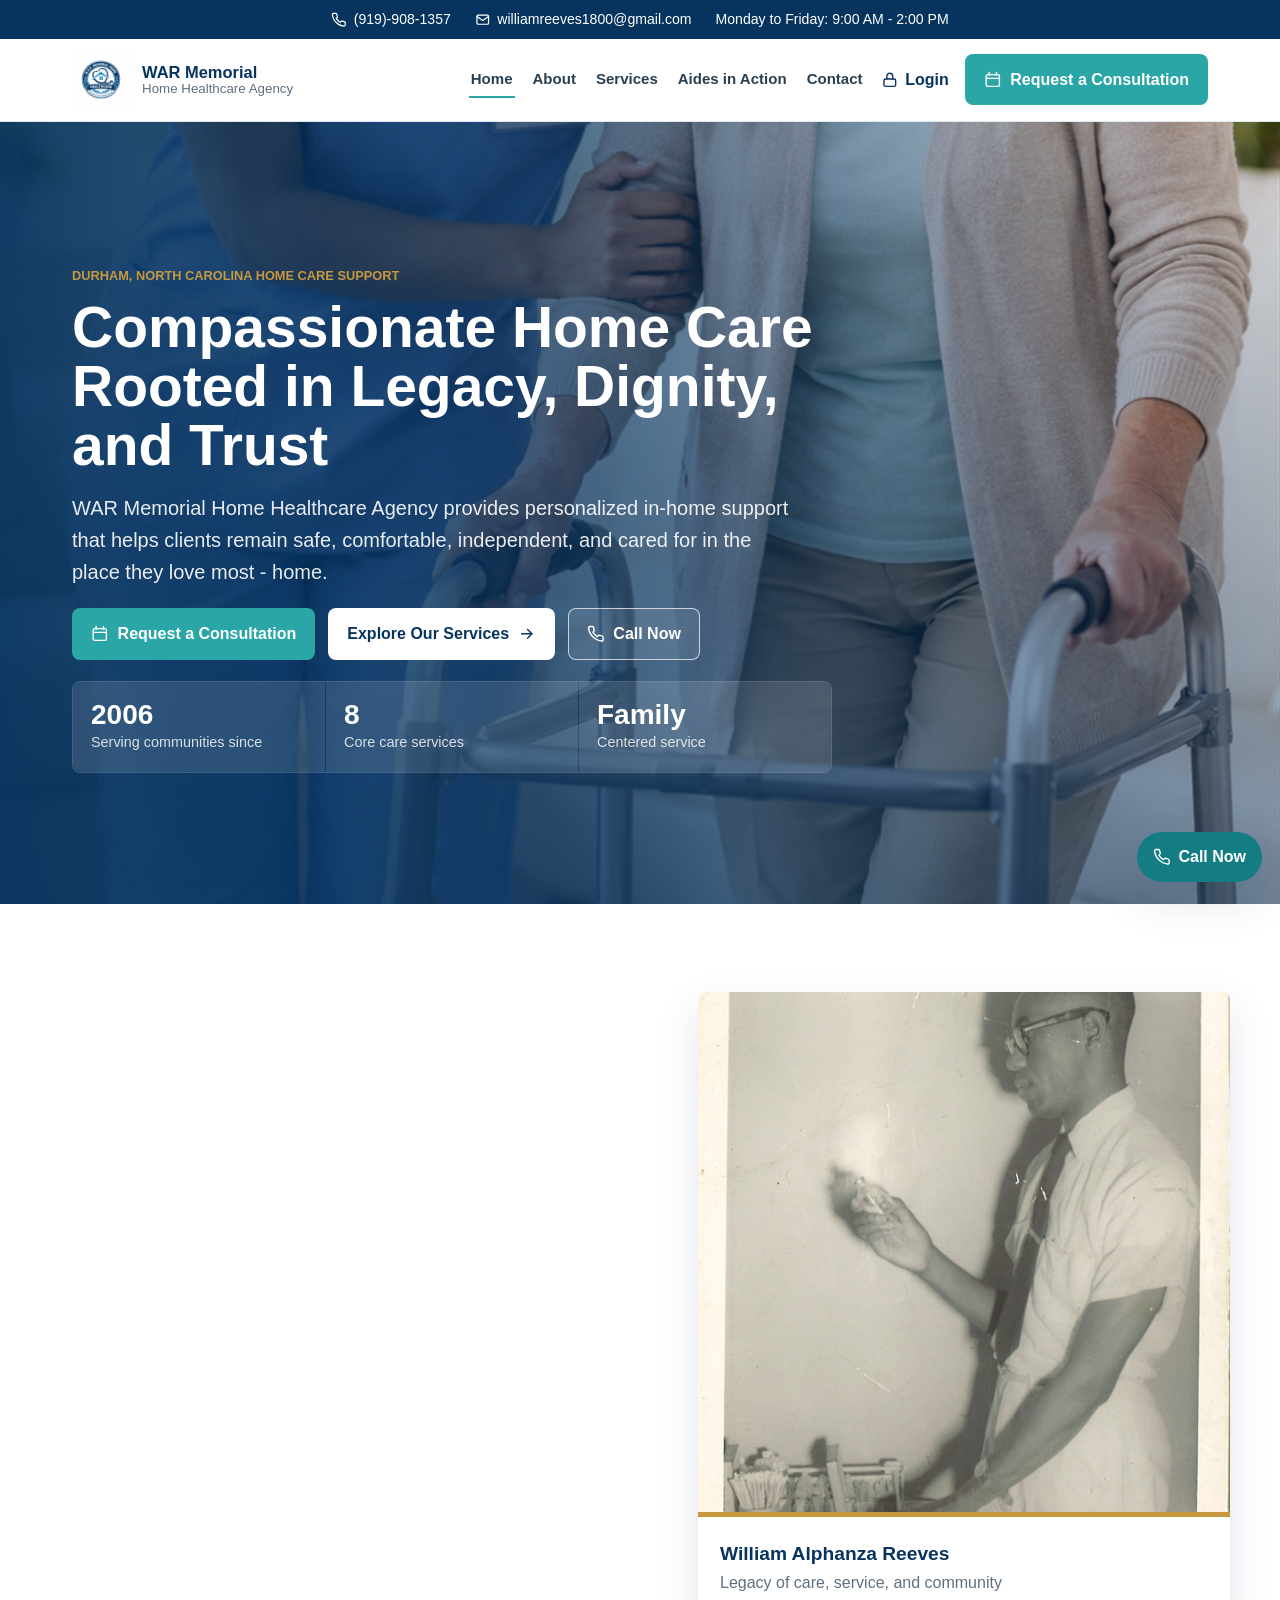
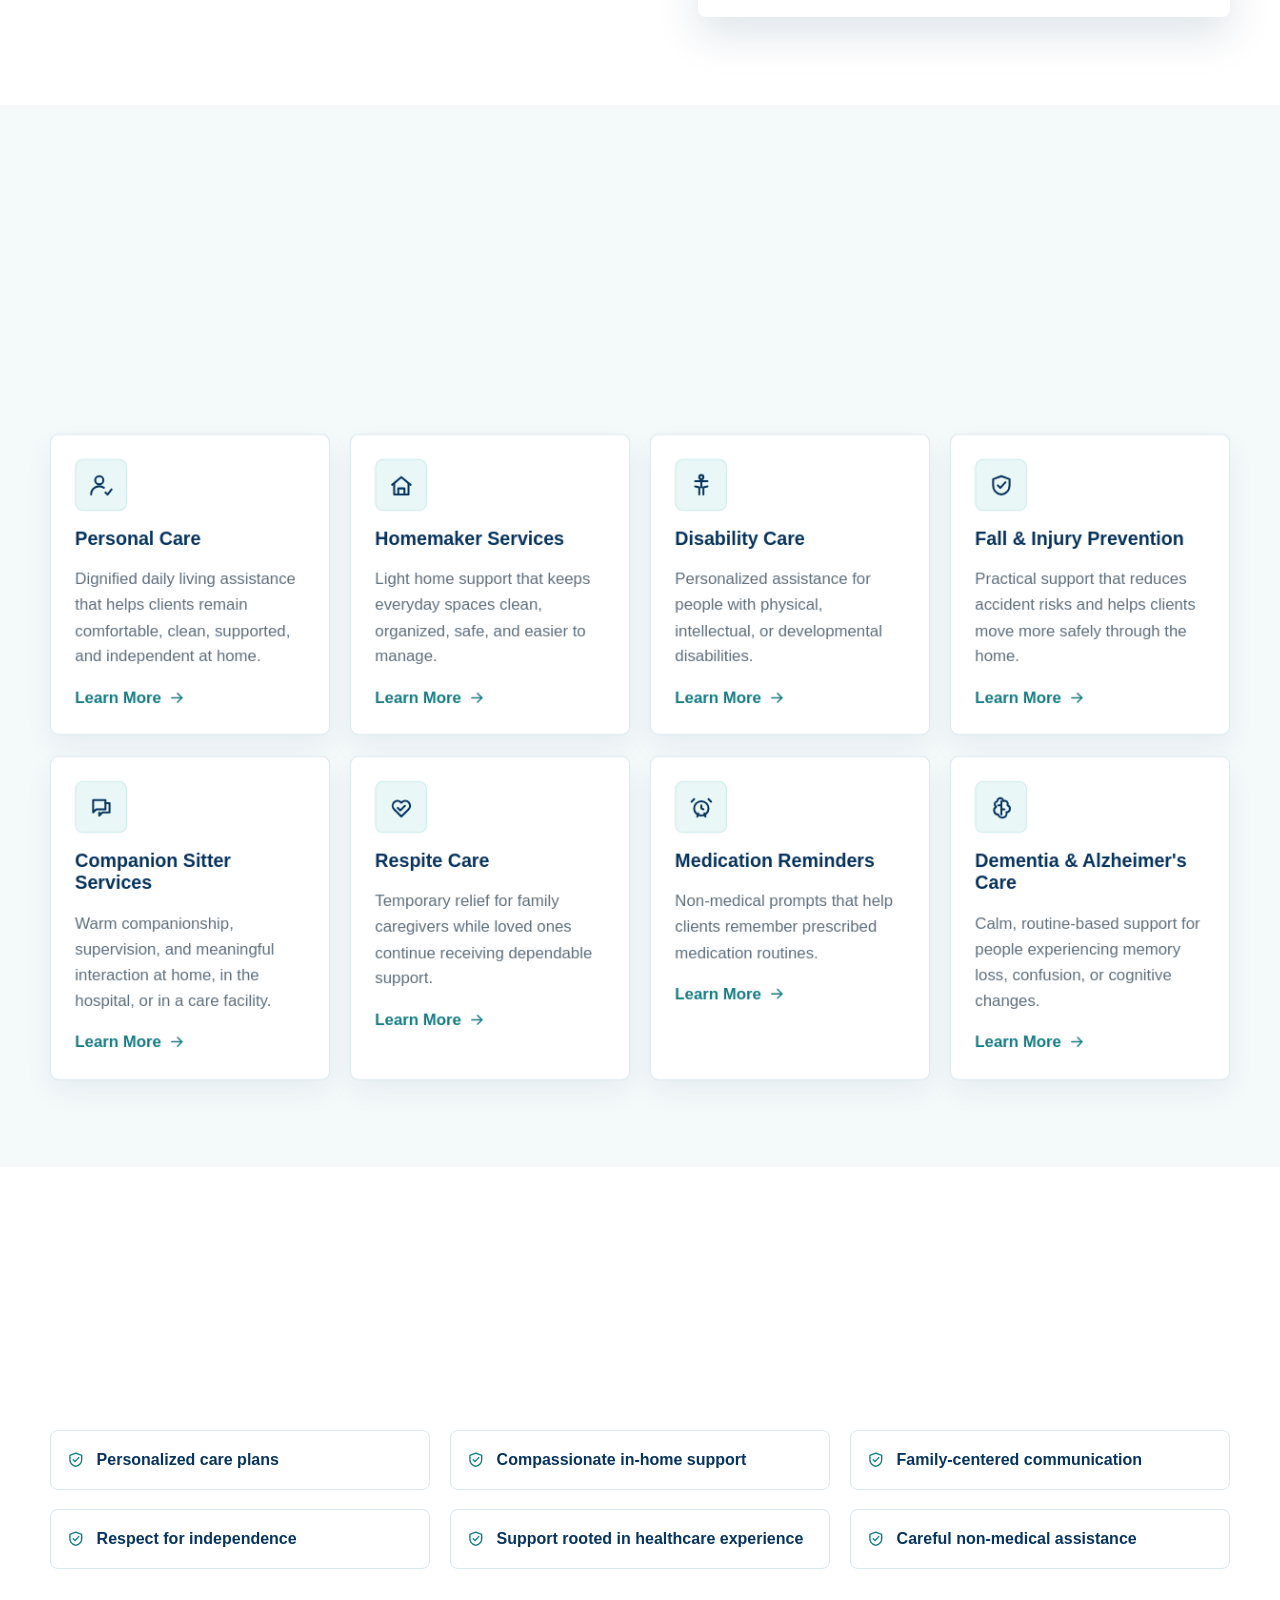
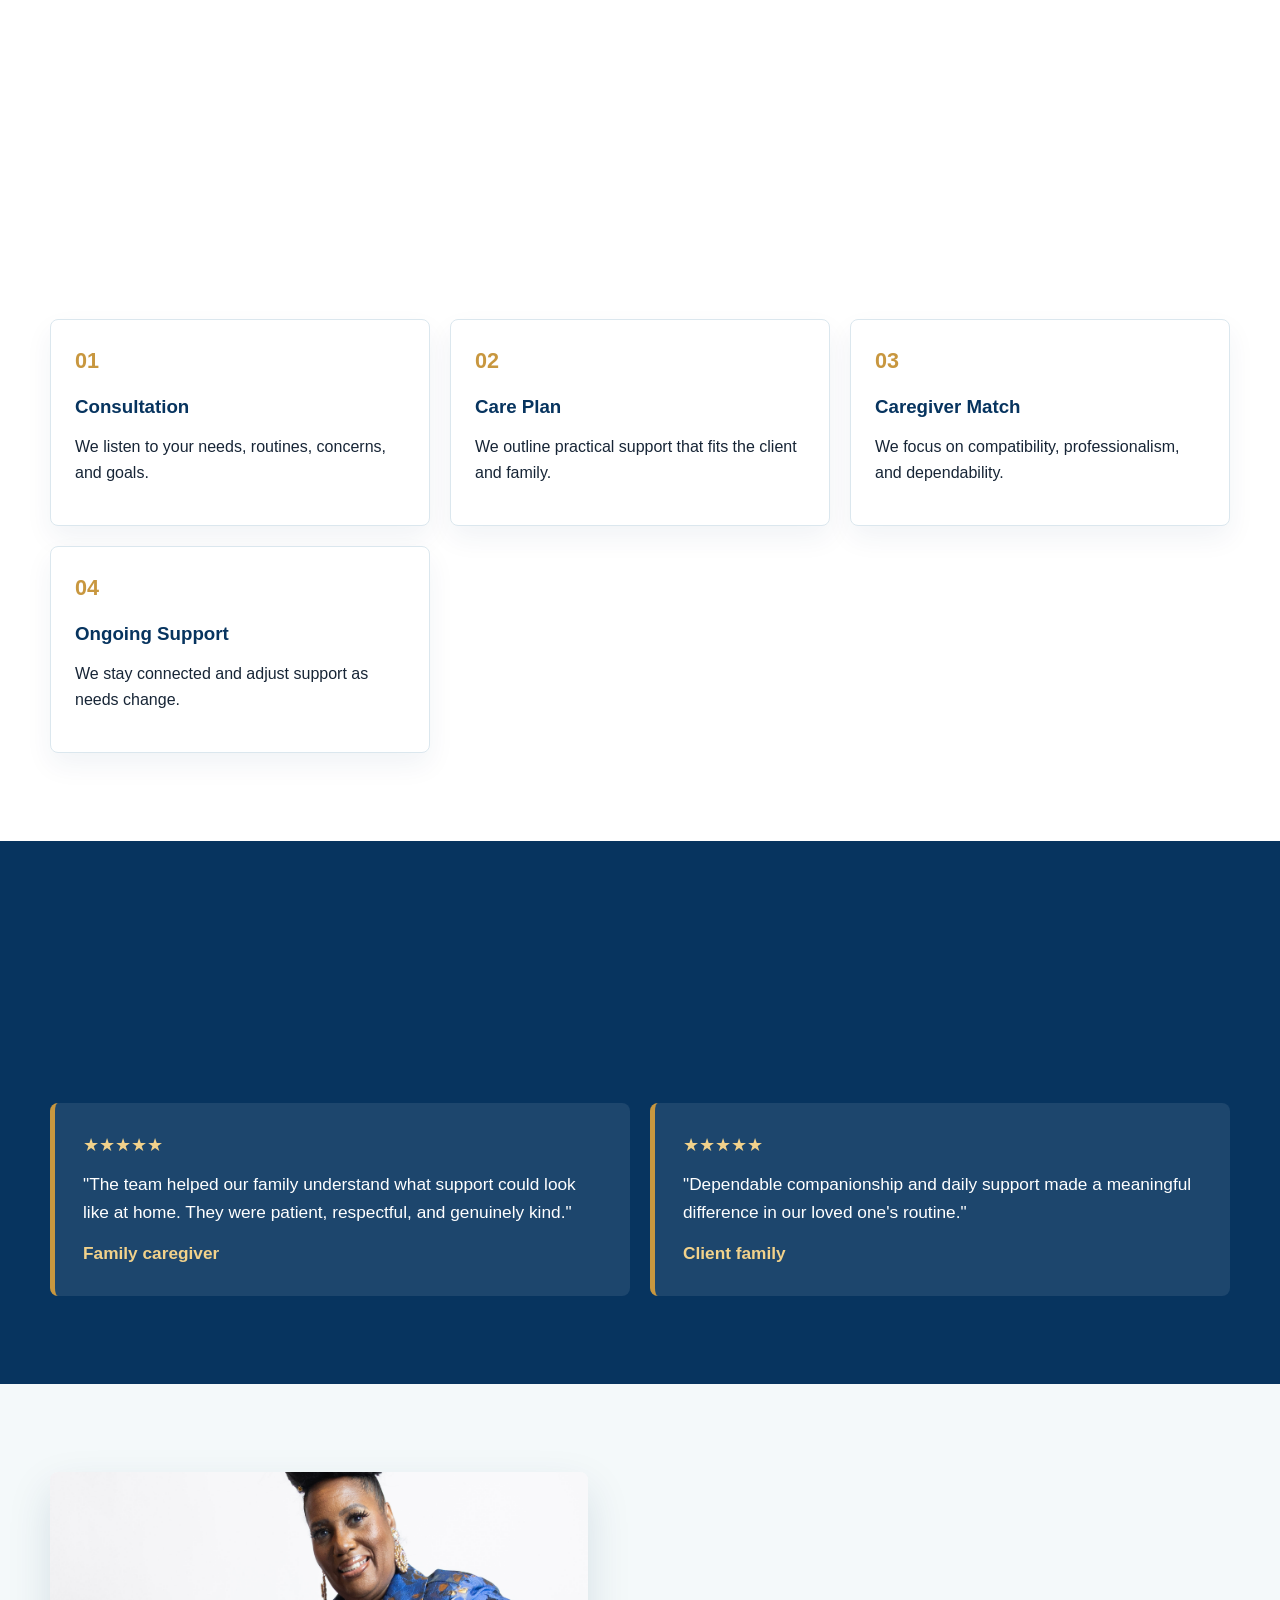
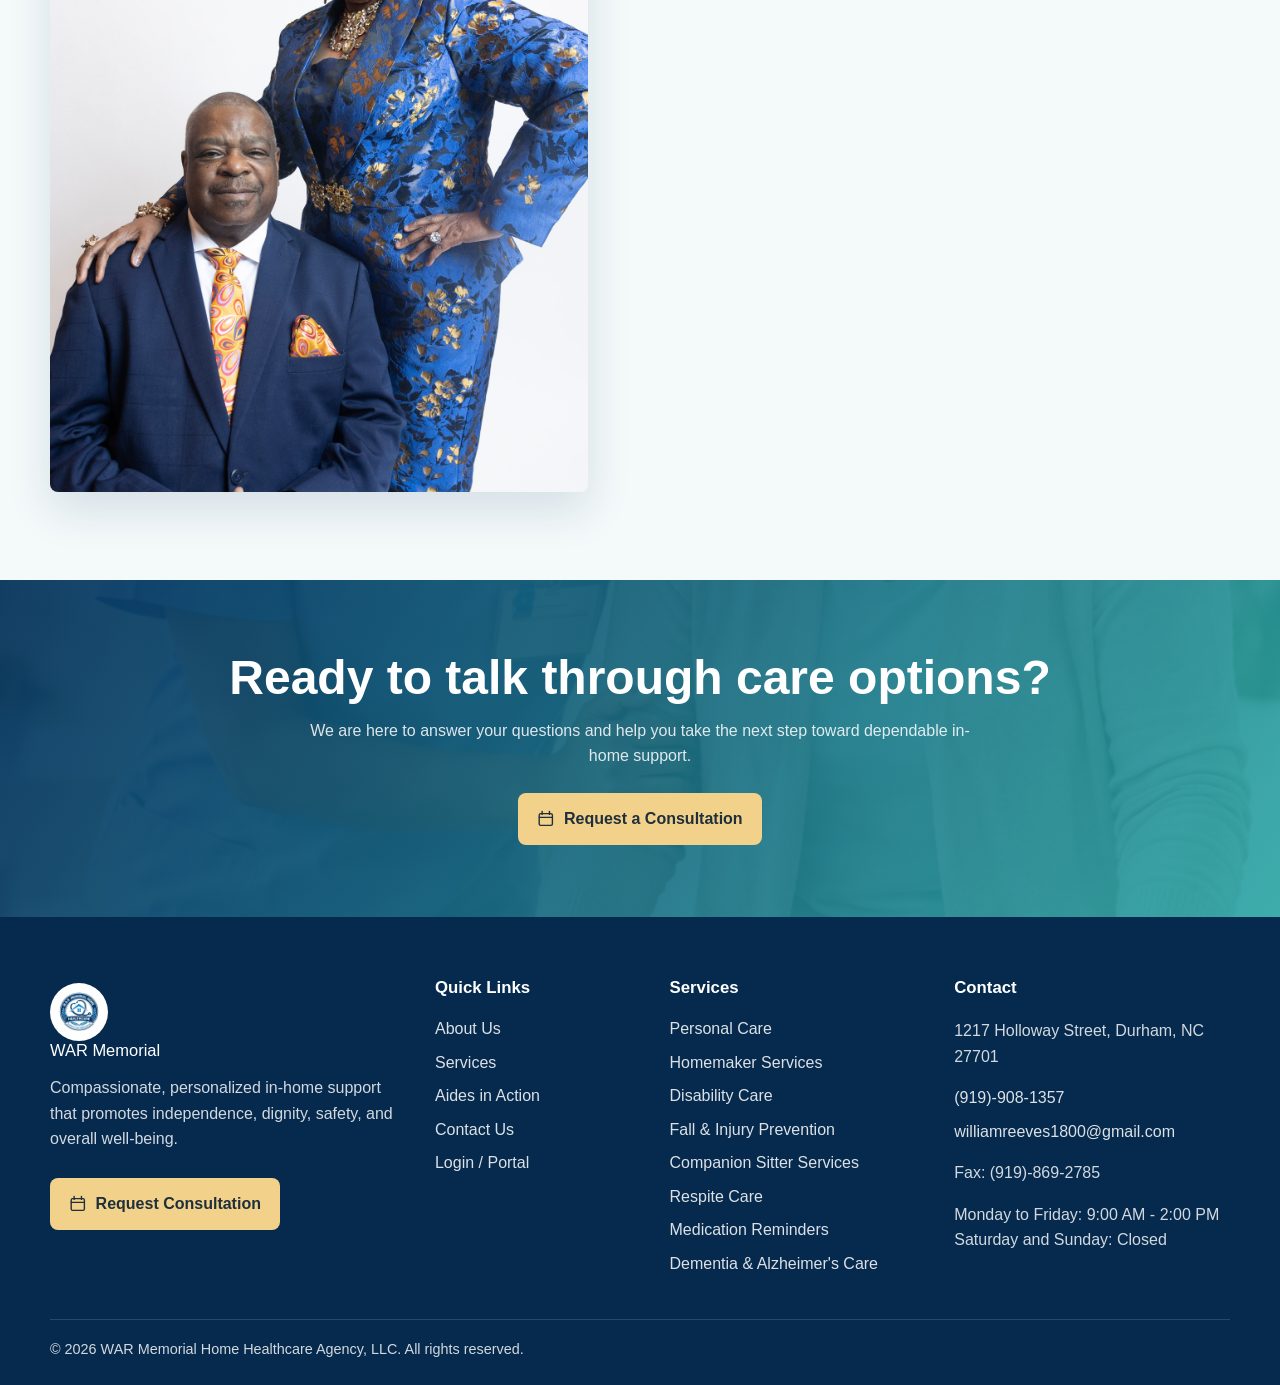
<file: index.html>
<!doctype html>
<html lang="en">
<head>
  <meta charset="utf-8">
  <meta name="viewport" content="width=device-width, initial-scale=1">
  <title>WAR Memorial Home Healthcare Agency | Compassionate Home Care in Durham, NC</title>
  <meta name="description" content="WAR Memorial Home Healthcare Agency provides compassionate personal care, homemaker services, respite care, dementia support, disability care, and companion sitter services in Durham, NC.">
  <meta name="theme-color" content="#07345f">
  <meta property="og:title" content="WAR Memorial Home Healthcare Agency | Compassionate Home Care in Durham, NC">
  <meta property="og:description" content="WAR Memorial Home Healthcare Agency provides compassionate personal care, homemaker services, respite care, dementia support, disability care, and companion sitter services in Durham, NC.">
  <meta property="og:type" content="website">
  <meta property="og:image" content="assets/logo.jpg">
  <link rel="preload" href="assets/logo.jpg" as="image">
  <link rel="stylesheet" href="styles.css">
</head>
<body data-page="index">

    <a class="skip-link" href="#main">Skip to content</a>
    <header class="site-header">
      <div class="top-strip">
        <a href="tel:+19199081357"><svg class="icon" viewBox="0 0 24 24" aria-hidden="true" fill="none" stroke="currentColor" stroke-width="1.9" stroke-linecap="round" stroke-linejoin="round"><path d="M22 16.9v3a2 2 0 0 1-2.2 2 19.8 19.8 0 0 1-8.6-3.1 19.4 19.4 0 0 1-6-6A19.8 19.8 0 0 1 2.1 4.2 2 2 0 0 1 4.1 2h3a2 2 0 0 1 2 1.7c.1 1 .4 1.9.7 2.8a2 2 0 0 1-.5 2.1L8.1 9.9a16 16 0 0 0 6 6l1.3-1.2a2 2 0 0 1 2.1-.5c.9.3 1.8.6 2.8.7a2 2 0 0 1 1.7 2z"/></svg> (919)-908-1357</a>
        <a href="mailto:williamreeves1800@gmail.com"><svg class="icon" viewBox="0 0 24 24" aria-hidden="true" fill="none" stroke="currentColor" stroke-width="1.9" stroke-linecap="round" stroke-linejoin="round"><rect x="3" y="5" width="18" height="14" rx="2"/><path d="m3 7 9 6 9-6"/></svg> williamreeves1800@gmail.com</a>
        <span>Monday to Friday: 9:00 AM - 2:00 PM</span>
      </div>
      <nav class="navbar" aria-label="Primary navigation">
        <a class="brand" href="index.html" aria-label="WAR Memorial Home Healthcare Agency home">
          <img src="assets/logo.jpg" alt="WAR Memorial Home Healthcare Agency logo">
          <span><strong>WAR Memorial</strong><small>Home Healthcare Agency</small></span>
        </a>
        <button class="menu-toggle" type="button" aria-label="Open menu" aria-expanded="false"><svg class="icon" viewBox="0 0 24 24" aria-hidden="true" fill="none" stroke="currentColor" stroke-width="1.9" stroke-linecap="round" stroke-linejoin="round"><path d="M4 7h16"/><path d="M4 12h16"/><path d="M4 17h16"/></svg></button>
        <div class="nav-menu">
          <a class="nav-link active" href="index.html">Home</a><a class="nav-link" href="about.html">About</a><a class="nav-link" href="services.html">Services</a><a class="nav-link" href="gallery.html">Aides in Action</a><a class="nav-link" href="contact.html">Contact</a>
          <a class="login-link" href="login.html"><svg class="icon" viewBox="0 0 24 24" aria-hidden="true" fill="none" stroke="currentColor" stroke-width="1.9" stroke-linecap="round" stroke-linejoin="round"><rect x="4" y="11" width="16" height="10" rx="2"/><path d="M8 11V7a4 4 0 0 1 8 0v4"/></svg> Login</a>
          <a class="btn btn-primary nav-cta" href="consultation.html"><svg class="icon" viewBox="0 0 24 24" aria-hidden="true" fill="none" stroke="currentColor" stroke-width="1.9" stroke-linecap="round" stroke-linejoin="round"><path d="M7 2v4"/><path d="M17 2v4"/><rect x="3" y="5" width="18" height="16" rx="2"/><path d="M3 10h18"/></svg> Request a Consultation</a>
        </div>
      </nav>
    </header>
<main id="main">
<section class="hero">
    <div class="hero-slides" aria-label="Home care images">
      <img class="hero-slide active" src="assets/hero-mobility-support.jpg" alt="Caregiver assisting a senior with walker mobility support at home" loading="eager" onerror="this.onerror=null;this.src='assets/caregiver-support.png';"><img class="hero-slide" src="assets/hero-personal-care.jpg" alt="Caregiver providing personal support for an older adult at home" loading="lazy" onerror="this.onerror=null;this.src='assets/caregiver-support.png';"><img class="hero-slide" src="assets/hero-companion-care.jpg" alt="Compassionate companionship and in-home comfort support" loading="lazy" onerror="this.onerror=null;this.src='assets/caregiver-support.png';">
      <div class="hero-overlay"></div>
    </div>
    <div class="hero-content">
      <p class="eyebrow reveal">Durham, North Carolina home care support</p>
      <h1 class="reveal">Compassionate Home Care Rooted in Legacy, Dignity, and Trust</h1>
      <p class="hero-copy reveal">WAR Memorial Home Healthcare Agency provides personalized in-home support that helps clients remain safe, comfortable, independent, and cared for in the place they love most - home.</p>
      <div class="hero-actions reveal">
        <a class="btn btn-primary" href="consultation.html"><svg class="icon" viewBox="0 0 24 24" aria-hidden="true" fill="none" stroke="currentColor" stroke-width="1.9" stroke-linecap="round" stroke-linejoin="round"><path d="M7 2v4"/><path d="M17 2v4"/><rect x="3" y="5" width="18" height="16" rx="2"/><path d="M3 10h18"/></svg> Request a Consultation</a>
        <a class="btn btn-light" href="services.html">Explore Our Services <svg class="icon" viewBox="0 0 24 24" aria-hidden="true" fill="none" stroke="currentColor" stroke-width="1.9" stroke-linecap="round" stroke-linejoin="round"><path d="M5 12h14"/><path d="m13 6 6 6-6 6"/></svg></a>
        <a class="btn btn-outline-light" href="tel:+19199081357"><svg class="icon" viewBox="0 0 24 24" aria-hidden="true" fill="none" stroke="currentColor" stroke-width="1.9" stroke-linecap="round" stroke-linejoin="round"><path d="M22 16.9v3a2 2 0 0 1-2.2 2 19.8 19.8 0 0 1-8.6-3.1 19.4 19.4 0 0 1-6-6A19.8 19.8 0 0 1 2.1 4.2 2 2 0 0 1 4.1 2h3a2 2 0 0 1 2 1.7c.1 1 .4 1.9.7 2.8a2 2 0 0 1-.5 2.1L8.1 9.9a16 16 0 0 0 6 6l1.3-1.2a2 2 0 0 1 2.1-.5c.9.3 1.8.6 2.8.7a2 2 0 0 1 1.7 2z"/></svg> Call Now</a>
      </div>
      <div class="hero-trust reveal" aria-label="Trust highlights">
        <div><strong data-counter="2006">0</strong><span>Serving communities since</span></div>
        <div><strong data-counter="8">0</strong><span>Core care services</span></div>
        <div><strong>Family</strong><span>Centered service</span></div>
      </div>
    </div>
  </section>
  <section class="section split">
    <div class="section-inner split-grid">
      <div class="reveal">
        <p class="eyebrow">Mission and legacy</p>
        <h2>Personalized care with a family-centered promise</h2>
        <p>Our mission is to deliver compassionate, personalized care in the comfort of home while promoting independence, dignity, safety, and overall well-being. We treat every client like family and provide dependable support tailored to each person's needs.</p>
        <p>WAR Memorial honors the legacy of William Alphanza Reeves, recognized as North Carolina's First Male Nurse. His dedication to care, service, and community continues to guide the agency's commitment to dependable home care support.</p>
        <a class="btn btn-secondary" href="about.html">Learn Our Story <svg class="icon" viewBox="0 0 24 24" aria-hidden="true" fill="none" stroke="currentColor" stroke-width="1.9" stroke-linecap="round" stroke-linejoin="round"><path d="M5 12h14"/><path d="m13 6 6 6-6 6"/></svg></a>
      </div>
      <div class="legacy-card reveal">
        <img src="assets/william-reeves.jpg" alt="William Alphanza Reeves">
        <div><strong>William Alphanza Reeves</strong><span>Legacy of care, service, and community</span></div>
      </div>
    </div>
  </section>
  <section class="section soft">
    <div class="section-inner">
      <div class="section-heading reveal"><p class="eyebrow">Services</p><h2>In-home support for changing needs</h2><p>From personal care to respite and dementia support, each service is shaped around the client's routine, dignity, and safety.</p></div>
      <div class="service-grid">
    <article class="service-card reveal">
      <div class="service-icon"><svg class="icon" viewBox="0 0 24 24" aria-hidden="true" fill="none" stroke="currentColor" stroke-width="1.9" stroke-linecap="round" stroke-linejoin="round"><circle cx="10" cy="7" r="4"/><path d="M2 21a8 8 0 0 1 12.5-6.6"/><path d="m16 19 2 2 4-5"/></svg></div>
      <h3>Personal Care</h3>
      <p>Dignified daily living assistance that helps clients remain comfortable, clean, supported, and independent at home.</p>
      <a class="text-link" href="personal-care.html">Learn More <svg class="icon" viewBox="0 0 24 24" aria-hidden="true" fill="none" stroke="currentColor" stroke-width="1.9" stroke-linecap="round" stroke-linejoin="round"><path d="M5 12h14"/><path d="m13 6 6 6-6 6"/></svg></a>
    </article>
    <article class="service-card reveal">
      <div class="service-icon"><svg class="icon" viewBox="0 0 24 24" aria-hidden="true" fill="none" stroke="currentColor" stroke-width="1.9" stroke-linecap="round" stroke-linejoin="round"><path d="M3 11.5 12 4l9 7.5"/><path d="M5 10.5V21h14V10.5"/><path d="M9 21v-6h6v6"/></svg></div>
      <h3>Homemaker Services</h3>
      <p>Light home support that keeps everyday spaces clean, organized, safe, and easier to manage.</p>
      <a class="text-link" href="homemaker-services.html">Learn More <svg class="icon" viewBox="0 0 24 24" aria-hidden="true" fill="none" stroke="currentColor" stroke-width="1.9" stroke-linecap="round" stroke-linejoin="round"><path d="M5 12h14"/><path d="m13 6 6 6-6 6"/></svg></a>
    </article>
    <article class="service-card reveal">
      <div class="service-icon"><svg class="icon" viewBox="0 0 24 24" aria-hidden="true" fill="none" stroke="currentColor" stroke-width="1.9" stroke-linecap="round" stroke-linejoin="round"><circle cx="12" cy="4" r="2"/><path d="M10 21v-7l-4-1"/><path d="M14 21v-7l4-1"/><path d="M6 8h12"/><path d="M12 6v8"/></svg></div>
      <h3>Disability Care</h3>
      <p>Personalized assistance for people with physical, intellectual, or developmental disabilities.</p>
      <a class="text-link" href="disability-care.html">Learn More <svg class="icon" viewBox="0 0 24 24" aria-hidden="true" fill="none" stroke="currentColor" stroke-width="1.9" stroke-linecap="round" stroke-linejoin="round"><path d="M5 12h14"/><path d="m13 6 6 6-6 6"/></svg></a>
    </article>
    <article class="service-card reveal">
      <div class="service-icon"><svg class="icon" viewBox="0 0 24 24" aria-hidden="true" fill="none" stroke="currentColor" stroke-width="1.9" stroke-linecap="round" stroke-linejoin="round"><path d="M12 3 20 6v6c0 5-3.5 8-8 9-4.5-1-8-4-8-9V6l8-3z"/><path d="m8.5 12 2.5 2.5L16 9"/></svg></div>
      <h3>Fall & Injury Prevention</h3>
      <p>Practical support that reduces accident risks and helps clients move more safely through the home.</p>
      <a class="text-link" href="fall-injury-prevention.html">Learn More <svg class="icon" viewBox="0 0 24 24" aria-hidden="true" fill="none" stroke="currentColor" stroke-width="1.9" stroke-linecap="round" stroke-linejoin="round"><path d="M5 12h14"/><path d="m13 6 6 6-6 6"/></svg></a>
    </article>
    <article class="service-card reveal">
      <div class="service-icon"><svg class="icon" viewBox="0 0 24 24" aria-hidden="true" fill="none" stroke="currentColor" stroke-width="1.9" stroke-linecap="round" stroke-linejoin="round"><path d="M4 5h12v9H7l-3 3V5z"/><path d="M16 8h4v9h-7l-3 3v-3"/></svg></div>
      <h3>Companion Sitter Services</h3>
      <p>Warm companionship, supervision, and meaningful interaction at home, in the hospital, or in a care facility.</p>
      <a class="text-link" href="companion-sitter-services.html">Learn More <svg class="icon" viewBox="0 0 24 24" aria-hidden="true" fill="none" stroke="currentColor" stroke-width="1.9" stroke-linecap="round" stroke-linejoin="round"><path d="M5 12h14"/><path d="m13 6 6 6-6 6"/></svg></a>
    </article>
    <article class="service-card reveal">
      <div class="service-icon"><svg class="icon" viewBox="0 0 24 24" aria-hidden="true" fill="none" stroke="currentColor" stroke-width="1.9" stroke-linecap="round" stroke-linejoin="round"><path d="M19 14c2-2 2-5 0-7a4.5 4.5 0 0 0-6.4 0L12 7.6l-.6-.6A4.5 4.5 0 0 0 5 7c-2 2-2 5 0 7l7 7 7-7z"/><path d="M8.5 12.5 11 15l4.5-4.5"/></svg></div>
      <h3>Respite Care</h3>
      <p>Temporary relief for family caregivers while loved ones continue receiving dependable support.</p>
      <a class="text-link" href="respite-care.html">Learn More <svg class="icon" viewBox="0 0 24 24" aria-hidden="true" fill="none" stroke="currentColor" stroke-width="1.9" stroke-linecap="round" stroke-linejoin="round"><path d="M5 12h14"/><path d="m13 6 6 6-6 6"/></svg></a>
    </article>
    <article class="service-card reveal">
      <div class="service-icon"><svg class="icon" viewBox="0 0 24 24" aria-hidden="true" fill="none" stroke="currentColor" stroke-width="1.9" stroke-linecap="round" stroke-linejoin="round"><circle cx="12" cy="13" r="7"/><path d="M12 10v3l2 1"/><path d="M5 4 2.5 6.5"/><path d="M19 4l2.5 2.5"/><path d="m9 18-1 3"/><path d="m15 18 1 3"/></svg></div>
      <h3>Medication Reminders</h3>
      <p>Non-medical prompts that help clients remember prescribed medication routines.</p>
      <a class="text-link" href="medication-reminders.html">Learn More <svg class="icon" viewBox="0 0 24 24" aria-hidden="true" fill="none" stroke="currentColor" stroke-width="1.9" stroke-linecap="round" stroke-linejoin="round"><path d="M5 12h14"/><path d="m13 6 6 6-6 6"/></svg></a>
    </article>
    <article class="service-card reveal">
      <div class="service-icon"><svg class="icon" viewBox="0 0 24 24" aria-hidden="true" fill="none" stroke="currentColor" stroke-width="1.9" stroke-linecap="round" stroke-linejoin="round"><path d="M8 6a3 3 0 0 1 6 0 3 3 0 0 1 4 4 3.5 3.5 0 0 1-1 6.8A4 4 0 0 1 9 19a4 4 0 0 1-2-7.5A3 3 0 0 1 8 6z"/><path d="M12 6v13"/><path d="M12 10H9"/><path d="M12 14h3"/></svg></div>
      <h3>Dementia & Alzheimer's Care</h3>
      <p>Calm, routine-based support for people experiencing memory loss, confusion, or cognitive changes.</p>
      <a class="text-link" href="dementia-alzheimers-care.html">Learn More <svg class="icon" viewBox="0 0 24 24" aria-hidden="true" fill="none" stroke="currentColor" stroke-width="1.9" stroke-linecap="round" stroke-linejoin="round"><path d="M5 12h14"/><path d="m13 6 6 6-6 6"/></svg></a>
    </article></div>
    </div>
  </section>
  <section class="section">
    <div class="section-inner">
      <div class="section-heading reveal"><p class="eyebrow">Why families choose us</p><h2>Dependable care with warmth and professionalism</h2></div>
      <div class="feature-grid">
        <div class="feature reveal"><svg class="icon" viewBox="0 0 24 24" aria-hidden="true" fill="none" stroke="currentColor" stroke-width="1.9" stroke-linecap="round" stroke-linejoin="round"><path d="M12 3 20 6v6c0 5-3.5 8-8 9-4.5-1-8-4-8-9V6l8-3z"/><path d="m8.5 12 2.5 2.5L16 9"/></svg><span>Personalized care plans</span></div><div class="feature reveal"><svg class="icon" viewBox="0 0 24 24" aria-hidden="true" fill="none" stroke="currentColor" stroke-width="1.9" stroke-linecap="round" stroke-linejoin="round"><path d="M12 3 20 6v6c0 5-3.5 8-8 9-4.5-1-8-4-8-9V6l8-3z"/><path d="m8.5 12 2.5 2.5L16 9"/></svg><span>Compassionate in-home support</span></div><div class="feature reveal"><svg class="icon" viewBox="0 0 24 24" aria-hidden="true" fill="none" stroke="currentColor" stroke-width="1.9" stroke-linecap="round" stroke-linejoin="round"><path d="M12 3 20 6v6c0 5-3.5 8-8 9-4.5-1-8-4-8-9V6l8-3z"/><path d="m8.5 12 2.5 2.5L16 9"/></svg><span>Family-centered communication</span></div><div class="feature reveal"><svg class="icon" viewBox="0 0 24 24" aria-hidden="true" fill="none" stroke="currentColor" stroke-width="1.9" stroke-linecap="round" stroke-linejoin="round"><path d="M12 3 20 6v6c0 5-3.5 8-8 9-4.5-1-8-4-8-9V6l8-3z"/><path d="m8.5 12 2.5 2.5L16 9"/></svg><span>Respect for independence</span></div><div class="feature reveal"><svg class="icon" viewBox="0 0 24 24" aria-hidden="true" fill="none" stroke="currentColor" stroke-width="1.9" stroke-linecap="round" stroke-linejoin="round"><path d="M12 3 20 6v6c0 5-3.5 8-8 9-4.5-1-8-4-8-9V6l8-3z"/><path d="m8.5 12 2.5 2.5L16 9"/></svg><span>Support rooted in healthcare experience</span></div><div class="feature reveal"><svg class="icon" viewBox="0 0 24 24" aria-hidden="true" fill="none" stroke="currentColor" stroke-width="1.9" stroke-linecap="round" stroke-linejoin="round"><path d="M12 3 20 6v6c0 5-3.5 8-8 9-4.5-1-8-4-8-9V6l8-3z"/><path d="m8.5 12 2.5 2.5L16 9"/></svg><span>Careful non-medical assistance</span></div>
      </div>
    </div>
  </section>
  <section class="section">
    <div class="section-inner">
      <div class="section-heading reveal">
        <p class="eyebrow">How care begins</p>
        <h2>A simple path to dependable support</h2>
      </div>
      <div class="step-grid"><div class="step-card reveal"><span>01</span><h3>Consultation</h3><p>We listen to your needs, routines, concerns, and goals.</p></div><div class="step-card reveal"><span>02</span><h3>Care Plan</h3><p>We outline practical support that fits the client and family.</p></div><div class="step-card reveal"><span>03</span><h3>Caregiver Match</h3><p>We focus on compatibility, professionalism, and dependability.</p></div><div class="step-card reveal"><span>04</span><h3>Ongoing Support</h3><p>We stay connected and adjust support as needs change.</p></div></div>
    </div>
  </section>
  <section class="section testimonials">
    <div class="section-inner">
      <div class="section-heading reveal"><p class="eyebrow">Testimonials</p><h2>Care that helps families breathe easier</h2></div>
      <div class="quote-grid">
        <blockquote class="reveal"><div class="stars" aria-label="5 out of 5 stars">★★★★★</div>"The team helped our family understand what support could look like at home. They were patient, respectful, and genuinely kind."<cite>Family caregiver</cite></blockquote>
        <blockquote class="reveal"><div class="stars" aria-label="5 out of 5 stars">★★★★★</div>"Dependable companionship and daily support made a meaningful difference in our loved one's routine."<cite>Client family</cite></blockquote>
      </div>
    </div>
  </section>
  <section class="section split soft">
    <div class="section-inner split-grid reverse">
      <img class="rounded-image reveal" src="assets/founders.jpg" alt="Drs. Perry and Rona Tankard">
      <div class="reveal"><p class="eyebrow">Agency leadership</p><h2>Drs. Perry & Rona Tankard</h2><p>Drs. Perry and Rona Tankard bring healthcare experience, community commitment, and a family-centered approach to WAR Memorial Home Healthcare Agency.</p><a class="btn btn-secondary" href="gallery.html">View Gallery <svg class="icon" viewBox="0 0 24 24" aria-hidden="true" fill="none" stroke="currentColor" stroke-width="1.9" stroke-linecap="round" stroke-linejoin="round"><path d="M5 12h14"/><path d="m13 6 6 6-6 6"/></svg></a></div>
    </div>
  </section>
  <section class="cta-band reveal"><h2>Ready to talk through care options?</h2><p>We are here to answer your questions and help you take the next step toward dependable in-home support.</p><a class="btn btn-gold" href="consultation.html"><svg class="icon" viewBox="0 0 24 24" aria-hidden="true" fill="none" stroke="currentColor" stroke-width="1.9" stroke-linecap="round" stroke-linejoin="round"><path d="M7 2v4"/><path d="M17 2v4"/><rect x="3" y="5" width="18" height="16" rx="2"/><path d="M3 10h18"/></svg> Request a Consultation</a></section>
</main>

    <footer class="footer">
      <div class="footer-grid">
        <div>
          <a class="footer-brand" href="index.html"><img src="assets/logo.jpg" alt=""><span>WAR Memorial</span></a>
          <p>Compassionate, personalized in-home support that promotes independence, dignity, safety, and overall well-being.</p>
          <a class="btn btn-gold" href="consultation.html"><svg class="icon" viewBox="0 0 24 24" aria-hidden="true" fill="none" stroke="currentColor" stroke-width="1.9" stroke-linecap="round" stroke-linejoin="round"><path d="M7 2v4"/><path d="M17 2v4"/><rect x="3" y="5" width="18" height="16" rx="2"/><path d="M3 10h18"/></svg> Request Consultation</a>
        </div>
        <div>
          <h2>Quick Links</h2>
          <a href="about.html">About Us</a>
          <a href="services.html">Services</a>
          <a href="gallery.html">Aides in Action</a>
          <a href="contact.html">Contact Us</a>
          <a href="login.html">Login / Portal</a>
        </div>
        <div>
          <h2>Services</h2>
          <a href="personal-care.html">Personal Care</a><a href="homemaker-services.html">Homemaker Services</a><a href="disability-care.html">Disability Care</a><a href="fall-injury-prevention.html">Fall & Injury Prevention</a><a href="companion-sitter-services.html">Companion Sitter Services</a><a href="respite-care.html">Respite Care</a><a href="medication-reminders.html">Medication Reminders</a><a href="dementia-alzheimers-care.html">Dementia & Alzheimer's Care</a>
        </div>
        <div>
          <h2>Contact</h2>
          <p>1217 Holloway Street, Durham, NC 27701</p>
          <a href="tel:+19199081357">(919)-908-1357</a>
          <a href="mailto:williamreeves1800@gmail.com">williamreeves1800@gmail.com</a>
          <p>Fax: (919)-869-2785</p>
          <p>Monday to Friday: 9:00 AM - 2:00 PM<br>Saturday and Sunday: Closed</p>
        </div>
      </div>
      <div class="footer-bottom">&copy; 2026 WAR Memorial Home Healthcare Agency, LLC. All rights reserved.</div>
    </footer>
<a class="call-float" href="tel:+19199081357" aria-label="Call WAR Memorial Home Healthcare Agency"><svg class="icon" viewBox="0 0 24 24" aria-hidden="true" fill="none" stroke="currentColor" stroke-width="1.9" stroke-linecap="round" stroke-linejoin="round"><path d="M22 16.9v3a2 2 0 0 1-2.2 2 19.8 19.8 0 0 1-8.6-3.1 19.4 19.4 0 0 1-6-6A19.8 19.8 0 0 1 2.1 4.2 2 2 0 0 1 4.1 2h3a2 2 0 0 1 2 1.7c.1 1 .4 1.9.7 2.8a2 2 0 0 1-.5 2.1L8.1 9.9a16 16 0 0 0 6 6l1.3-1.2a2 2 0 0 1 2.1-.5c.9.3 1.8.6 2.8.7a2 2 0 0 1 1.7 2z"/></svg><span>Call Now</span></a>
<script src="scripts.js"></script>
</body>
</html>
</file>
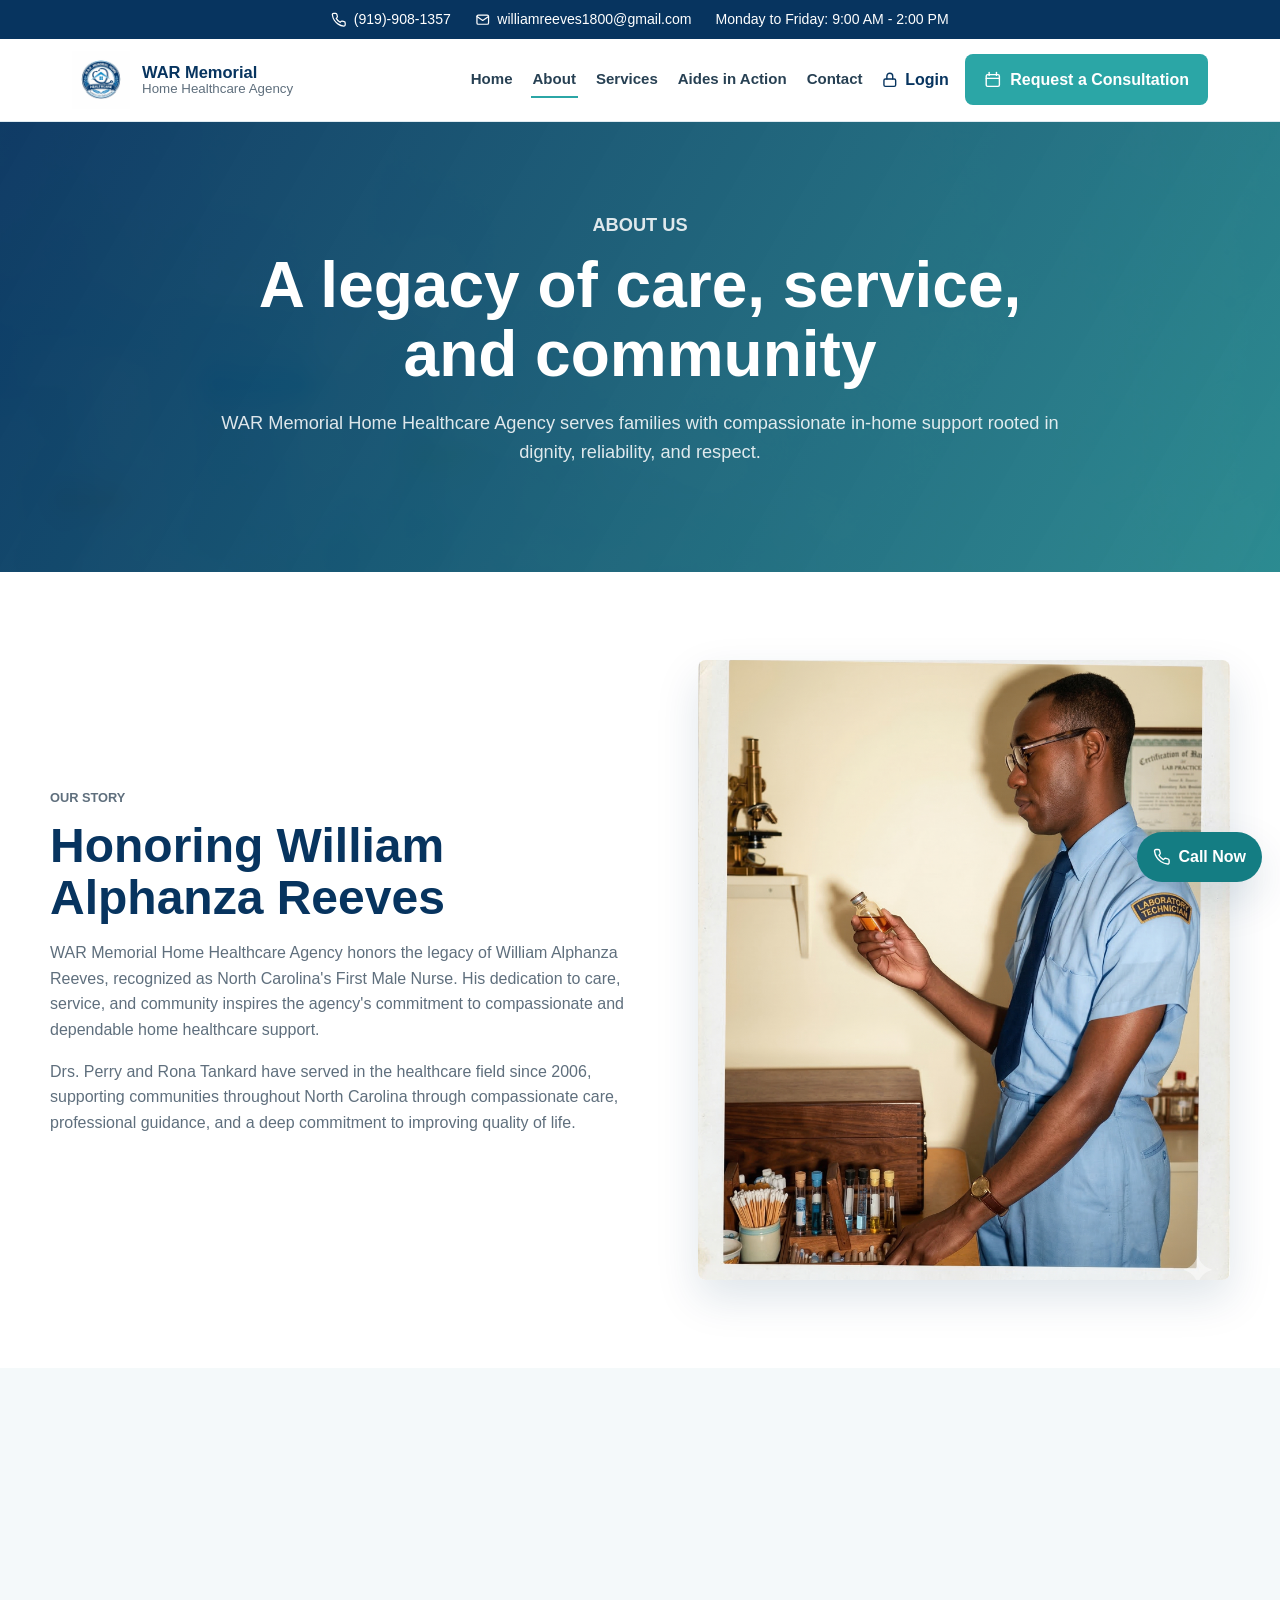
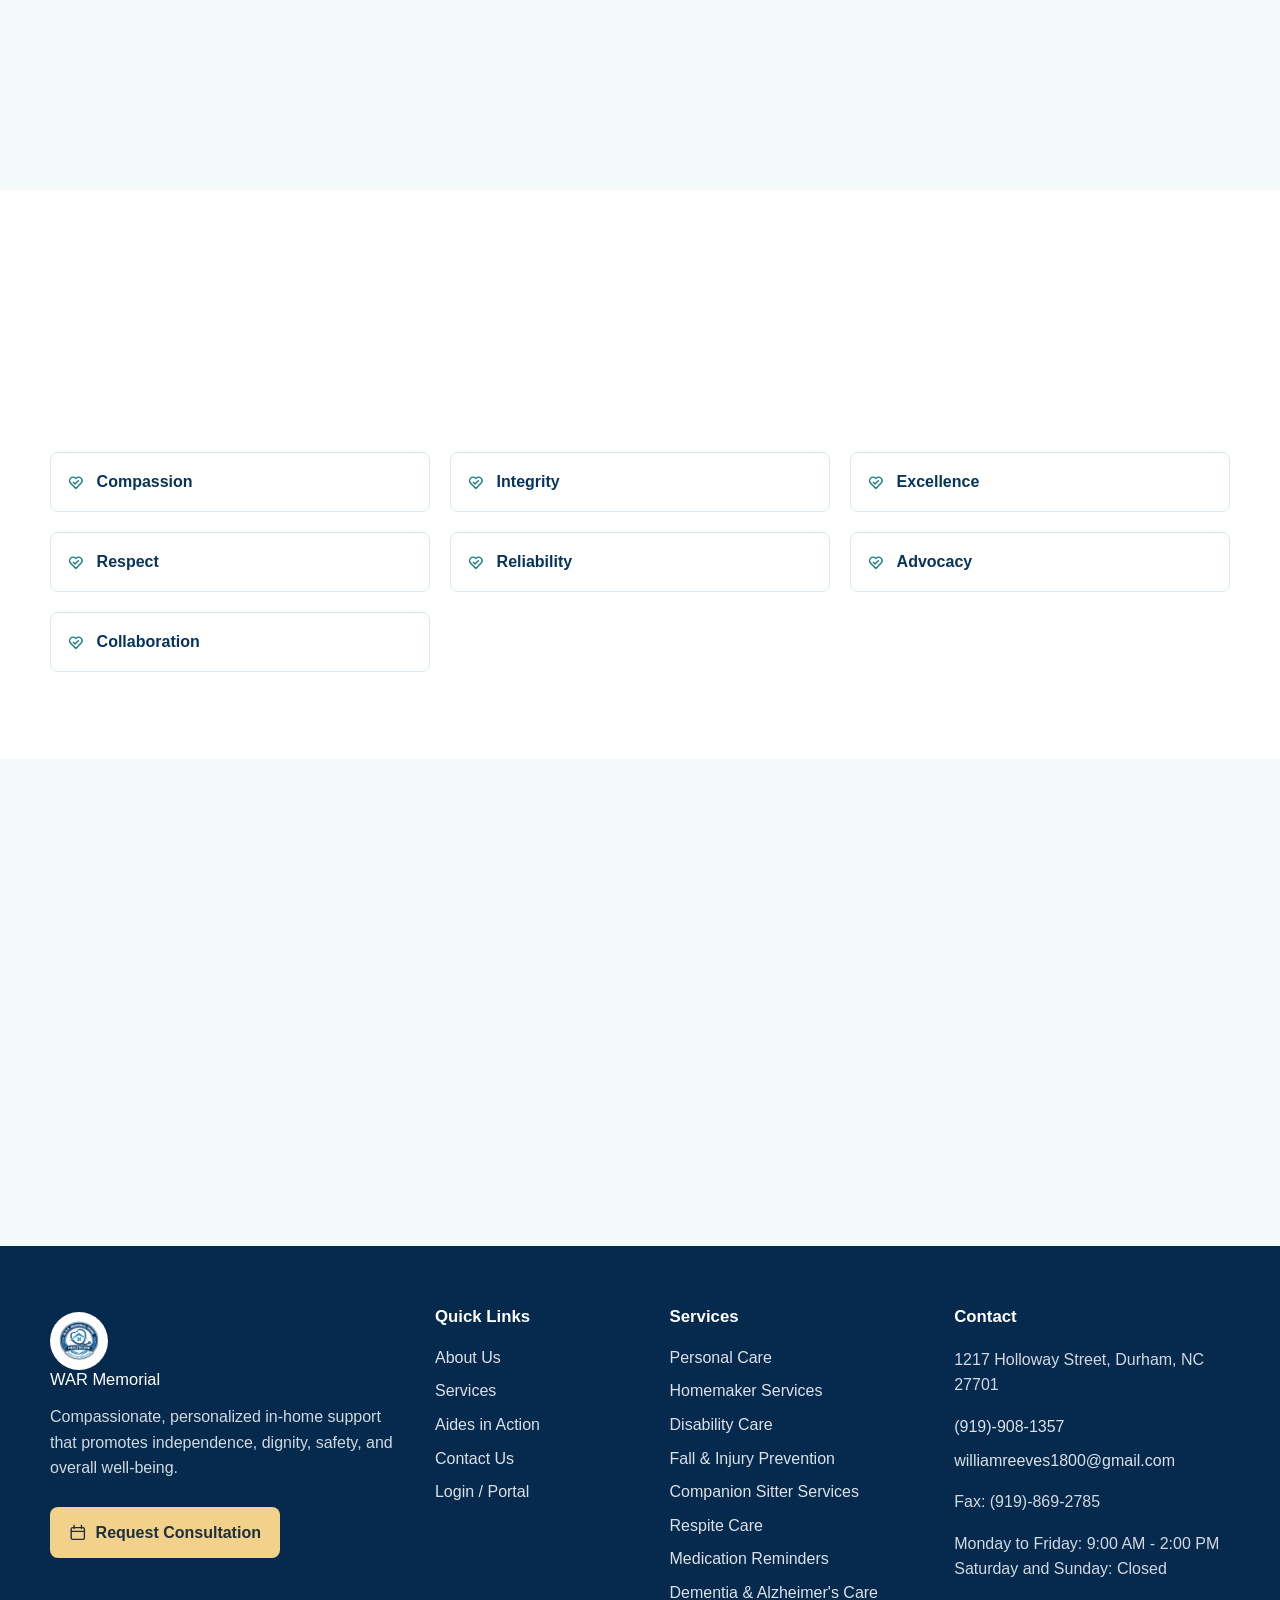
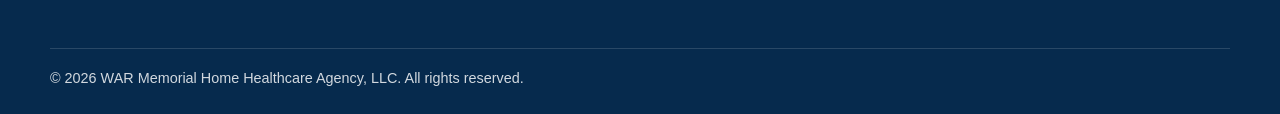
<file: about.html>
<!doctype html>
<html lang="en">
<head>
  <meta charset="utf-8">
  <meta name="viewport" content="width=device-width, initial-scale=1">
  <title>About WAR Memorial Home Healthcare Agency | Durham, NC</title>
  <meta name="description" content="Learn about WAR Memorial Home Healthcare Agency, its mission, values, founders, and the legacy of William Alphanza Reeves, North Carolina's First Male Nurse.">
  <meta name="theme-color" content="#07345f">
  <meta property="og:title" content="About WAR Memorial Home Healthcare Agency | Durham, NC">
  <meta property="og:description" content="Learn about WAR Memorial Home Healthcare Agency, its mission, values, founders, and the legacy of William Alphanza Reeves, North Carolina's First Male Nurse.">
  <meta property="og:type" content="website">
  <meta property="og:image" content="assets/logo.jpg">
  <link rel="preload" href="assets/logo.jpg" as="image">
  <link rel="stylesheet" href="styles.css">
</head>
<body data-page="about">

    <a class="skip-link" href="#main">Skip to content</a>
    <header class="site-header">
      <div class="top-strip">
        <a href="tel:+19199081357"><svg class="icon" viewBox="0 0 24 24" aria-hidden="true" fill="none" stroke="currentColor" stroke-width="1.9" stroke-linecap="round" stroke-linejoin="round"><path d="M22 16.9v3a2 2 0 0 1-2.2 2 19.8 19.8 0 0 1-8.6-3.1 19.4 19.4 0 0 1-6-6A19.8 19.8 0 0 1 2.1 4.2 2 2 0 0 1 4.1 2h3a2 2 0 0 1 2 1.7c.1 1 .4 1.9.7 2.8a2 2 0 0 1-.5 2.1L8.1 9.9a16 16 0 0 0 6 6l1.3-1.2a2 2 0 0 1 2.1-.5c.9.3 1.8.6 2.8.7a2 2 0 0 1 1.7 2z"/></svg> (919)-908-1357</a>
        <a href="mailto:williamreeves1800@gmail.com"><svg class="icon" viewBox="0 0 24 24" aria-hidden="true" fill="none" stroke="currentColor" stroke-width="1.9" stroke-linecap="round" stroke-linejoin="round"><rect x="3" y="5" width="18" height="14" rx="2"/><path d="m3 7 9 6 9-6"/></svg> williamreeves1800@gmail.com</a>
        <span>Monday to Friday: 9:00 AM - 2:00 PM</span>
      </div>
      <nav class="navbar" aria-label="Primary navigation">
        <a class="brand" href="index.html" aria-label="WAR Memorial Home Healthcare Agency home">
          <img src="assets/logo.jpg" alt="WAR Memorial Home Healthcare Agency logo">
          <span><strong>WAR Memorial</strong><small>Home Healthcare Agency</small></span>
        </a>
        <button class="menu-toggle" type="button" aria-label="Open menu" aria-expanded="false"><svg class="icon" viewBox="0 0 24 24" aria-hidden="true" fill="none" stroke="currentColor" stroke-width="1.9" stroke-linecap="round" stroke-linejoin="round"><path d="M4 7h16"/><path d="M4 12h16"/><path d="M4 17h16"/></svg></button>
        <div class="nav-menu">
          <a class="nav-link" href="index.html">Home</a><a class="nav-link active" href="about.html">About</a><a class="nav-link" href="services.html">Services</a><a class="nav-link" href="gallery.html">Aides in Action</a><a class="nav-link" href="contact.html">Contact</a>
          <a class="login-link" href="login.html"><svg class="icon" viewBox="0 0 24 24" aria-hidden="true" fill="none" stroke="currentColor" stroke-width="1.9" stroke-linecap="round" stroke-linejoin="round"><rect x="4" y="11" width="16" height="10" rx="2"/><path d="M8 11V7a4 4 0 0 1 8 0v4"/></svg> Login</a>
          <a class="btn btn-primary nav-cta" href="consultation.html"><svg class="icon" viewBox="0 0 24 24" aria-hidden="true" fill="none" stroke="currentColor" stroke-width="1.9" stroke-linecap="round" stroke-linejoin="round"><path d="M7 2v4"/><path d="M17 2v4"/><rect x="3" y="5" width="18" height="16" rx="2"/><path d="M3 10h18"/></svg> Request a Consultation</a>
        </div>
      </nav>
    </header>
<main id="main">
<section class="page-hero">
    <div class="section-inner narrow reveal">
      <p class="eyebrow">About us</p>
      <h1>A legacy of care, service, and community</h1>
      <p>WAR Memorial Home Healthcare Agency serves families with compassionate in-home support rooted in dignity, reliability, and respect.</p>
    </div>
  </section>
  <section class="section split">
    <div class="section-inner split-grid">
      <div class="reveal"><p class="eyebrow">Our story</p><h2>Honoring William Alphanza Reeves</h2><p>WAR Memorial Home Healthcare Agency honors the legacy of William Alphanza Reeves, recognized as North Carolina's First Male Nurse. His dedication to care, service, and community inspires the agency's commitment to compassionate and dependable home healthcare support.</p><p>Drs. Perry and Rona Tankard have served in the healthcare field since 2006, supporting communities throughout North Carolina through compassionate care, professional guidance, and a deep commitment to improving quality of life.</p></div>
      <img class="rounded-image reveal" src="assets/william-alphonza.png" alt="William Alphanza Reeves legacy portrait">
    </div>
  </section>
  <section class="section soft"><div class="section-inner value-grid">
    <div class="value-card reveal"><h2>Mission</h2><p>To deliver compassionate, personalized care in the comfort of home while promoting independence, dignity, safety, and overall well-being.</p></div>
    <div class="value-card reveal"><h2>Vision</h2><p>To be a trusted home care agency known for dependable service, meaningful relationships, and support that helps families feel confident.</p></div>
    <div class="value-card reveal"><h2>Commitment</h2><p>We treat every client like family and provide support tailored to each person's needs, routines, and goals.</p></div>
  </div></section>
  <section class="section"><div class="section-inner">
    <div class="section-heading reveal"><p class="eyebrow">Values</p><h2>The principles behind every visit</h2></div>
    <div class="feature-grid"><div class="feature reveal"><svg class="icon" viewBox="0 0 24 24" aria-hidden="true" fill="none" stroke="currentColor" stroke-width="1.9" stroke-linecap="round" stroke-linejoin="round"><path d="M19 14c2-2 2-5 0-7a4.5 4.5 0 0 0-6.4 0L12 7.6l-.6-.6A4.5 4.5 0 0 0 5 7c-2 2-2 5 0 7l7 7 7-7z"/><path d="M8.5 12.5 11 15l4.5-4.5"/></svg><span>Compassion</span></div><div class="feature reveal"><svg class="icon" viewBox="0 0 24 24" aria-hidden="true" fill="none" stroke="currentColor" stroke-width="1.9" stroke-linecap="round" stroke-linejoin="round"><path d="M19 14c2-2 2-5 0-7a4.5 4.5 0 0 0-6.4 0L12 7.6l-.6-.6A4.5 4.5 0 0 0 5 7c-2 2-2 5 0 7l7 7 7-7z"/><path d="M8.5 12.5 11 15l4.5-4.5"/></svg><span>Integrity</span></div><div class="feature reveal"><svg class="icon" viewBox="0 0 24 24" aria-hidden="true" fill="none" stroke="currentColor" stroke-width="1.9" stroke-linecap="round" stroke-linejoin="round"><path d="M19 14c2-2 2-5 0-7a4.5 4.5 0 0 0-6.4 0L12 7.6l-.6-.6A4.5 4.5 0 0 0 5 7c-2 2-2 5 0 7l7 7 7-7z"/><path d="M8.5 12.5 11 15l4.5-4.5"/></svg><span>Excellence</span></div><div class="feature reveal"><svg class="icon" viewBox="0 0 24 24" aria-hidden="true" fill="none" stroke="currentColor" stroke-width="1.9" stroke-linecap="round" stroke-linejoin="round"><path d="M19 14c2-2 2-5 0-7a4.5 4.5 0 0 0-6.4 0L12 7.6l-.6-.6A4.5 4.5 0 0 0 5 7c-2 2-2 5 0 7l7 7 7-7z"/><path d="M8.5 12.5 11 15l4.5-4.5"/></svg><span>Respect</span></div><div class="feature reveal"><svg class="icon" viewBox="0 0 24 24" aria-hidden="true" fill="none" stroke="currentColor" stroke-width="1.9" stroke-linecap="round" stroke-linejoin="round"><path d="M19 14c2-2 2-5 0-7a4.5 4.5 0 0 0-6.4 0L12 7.6l-.6-.6A4.5 4.5 0 0 0 5 7c-2 2-2 5 0 7l7 7 7-7z"/><path d="M8.5 12.5 11 15l4.5-4.5"/></svg><span>Reliability</span></div><div class="feature reveal"><svg class="icon" viewBox="0 0 24 24" aria-hidden="true" fill="none" stroke="currentColor" stroke-width="1.9" stroke-linecap="round" stroke-linejoin="round"><path d="M19 14c2-2 2-5 0-7a4.5 4.5 0 0 0-6.4 0L12 7.6l-.6-.6A4.5 4.5 0 0 0 5 7c-2 2-2 5 0 7l7 7 7-7z"/><path d="M8.5 12.5 11 15l4.5-4.5"/></svg><span>Advocacy</span></div><div class="feature reveal"><svg class="icon" viewBox="0 0 24 24" aria-hidden="true" fill="none" stroke="currentColor" stroke-width="1.9" stroke-linecap="round" stroke-linejoin="round"><path d="M19 14c2-2 2-5 0-7a4.5 4.5 0 0 0-6.4 0L12 7.6l-.6-.6A4.5 4.5 0 0 0 5 7c-2 2-2 5 0 7l7 7 7-7z"/><path d="M8.5 12.5 11 15l4.5-4.5"/></svg><span>Collaboration</span></div></div>
  </div></section>
  <section class="section soft"><div class="section-inner">
    <div class="section-heading reveal"><p class="eyebrow">Legacy timeline</p><h2>Care that carries forward</h2></div>
    <div class="timeline reveal"><div><span>Legacy</span><p>William Alphanza Reeves helps open doors through service and nursing excellence.</p></div><div><span>Since 2006</span><p>Drs. Perry and Rona Tankard serve communities throughout North Carolina.</p></div><div><span>Today</span><p>WAR Memorial provides family-centered home care support in Durham and surrounding communities.</p></div></div>
  </div></section>
</main>

    <footer class="footer">
      <div class="footer-grid">
        <div>
          <a class="footer-brand" href="index.html"><img src="assets/logo.jpg" alt=""><span>WAR Memorial</span></a>
          <p>Compassionate, personalized in-home support that promotes independence, dignity, safety, and overall well-being.</p>
          <a class="btn btn-gold" href="consultation.html"><svg class="icon" viewBox="0 0 24 24" aria-hidden="true" fill="none" stroke="currentColor" stroke-width="1.9" stroke-linecap="round" stroke-linejoin="round"><path d="M7 2v4"/><path d="M17 2v4"/><rect x="3" y="5" width="18" height="16" rx="2"/><path d="M3 10h18"/></svg> Request Consultation</a>
        </div>
        <div>
          <h2>Quick Links</h2>
          <a href="about.html">About Us</a>
          <a href="services.html">Services</a>
          <a href="gallery.html">Aides in Action</a>
          <a href="contact.html">Contact Us</a>
          <a href="login.html">Login / Portal</a>
        </div>
        <div>
          <h2>Services</h2>
          <a href="personal-care.html">Personal Care</a><a href="homemaker-services.html">Homemaker Services</a><a href="disability-care.html">Disability Care</a><a href="fall-injury-prevention.html">Fall & Injury Prevention</a><a href="companion-sitter-services.html">Companion Sitter Services</a><a href="respite-care.html">Respite Care</a><a href="medication-reminders.html">Medication Reminders</a><a href="dementia-alzheimers-care.html">Dementia & Alzheimer's Care</a>
        </div>
        <div>
          <h2>Contact</h2>
          <p>1217 Holloway Street, Durham, NC 27701</p>
          <a href="tel:+19199081357">(919)-908-1357</a>
          <a href="mailto:williamreeves1800@gmail.com">williamreeves1800@gmail.com</a>
          <p>Fax: (919)-869-2785</p>
          <p>Monday to Friday: 9:00 AM - 2:00 PM<br>Saturday and Sunday: Closed</p>
        </div>
      </div>
      <div class="footer-bottom">&copy; 2026 WAR Memorial Home Healthcare Agency, LLC. All rights reserved.</div>
    </footer>
<a class="call-float" href="tel:+19199081357" aria-label="Call WAR Memorial Home Healthcare Agency"><svg class="icon" viewBox="0 0 24 24" aria-hidden="true" fill="none" stroke="currentColor" stroke-width="1.9" stroke-linecap="round" stroke-linejoin="round"><path d="M22 16.9v3a2 2 0 0 1-2.2 2 19.8 19.8 0 0 1-8.6-3.1 19.4 19.4 0 0 1-6-6A19.8 19.8 0 0 1 2.1 4.2 2 2 0 0 1 4.1 2h3a2 2 0 0 1 2 1.7c.1 1 .4 1.9.7 2.8a2 2 0 0 1-.5 2.1L8.1 9.9a16 16 0 0 0 6 6l1.3-1.2a2 2 0 0 1 2.1-.5c.9.3 1.8.6 2.8.7a2 2 0 0 1 1.7 2z"/></svg><span>Call Now</span></a>
<script src="scripts.js"></script>
</body>
</html>
</file>
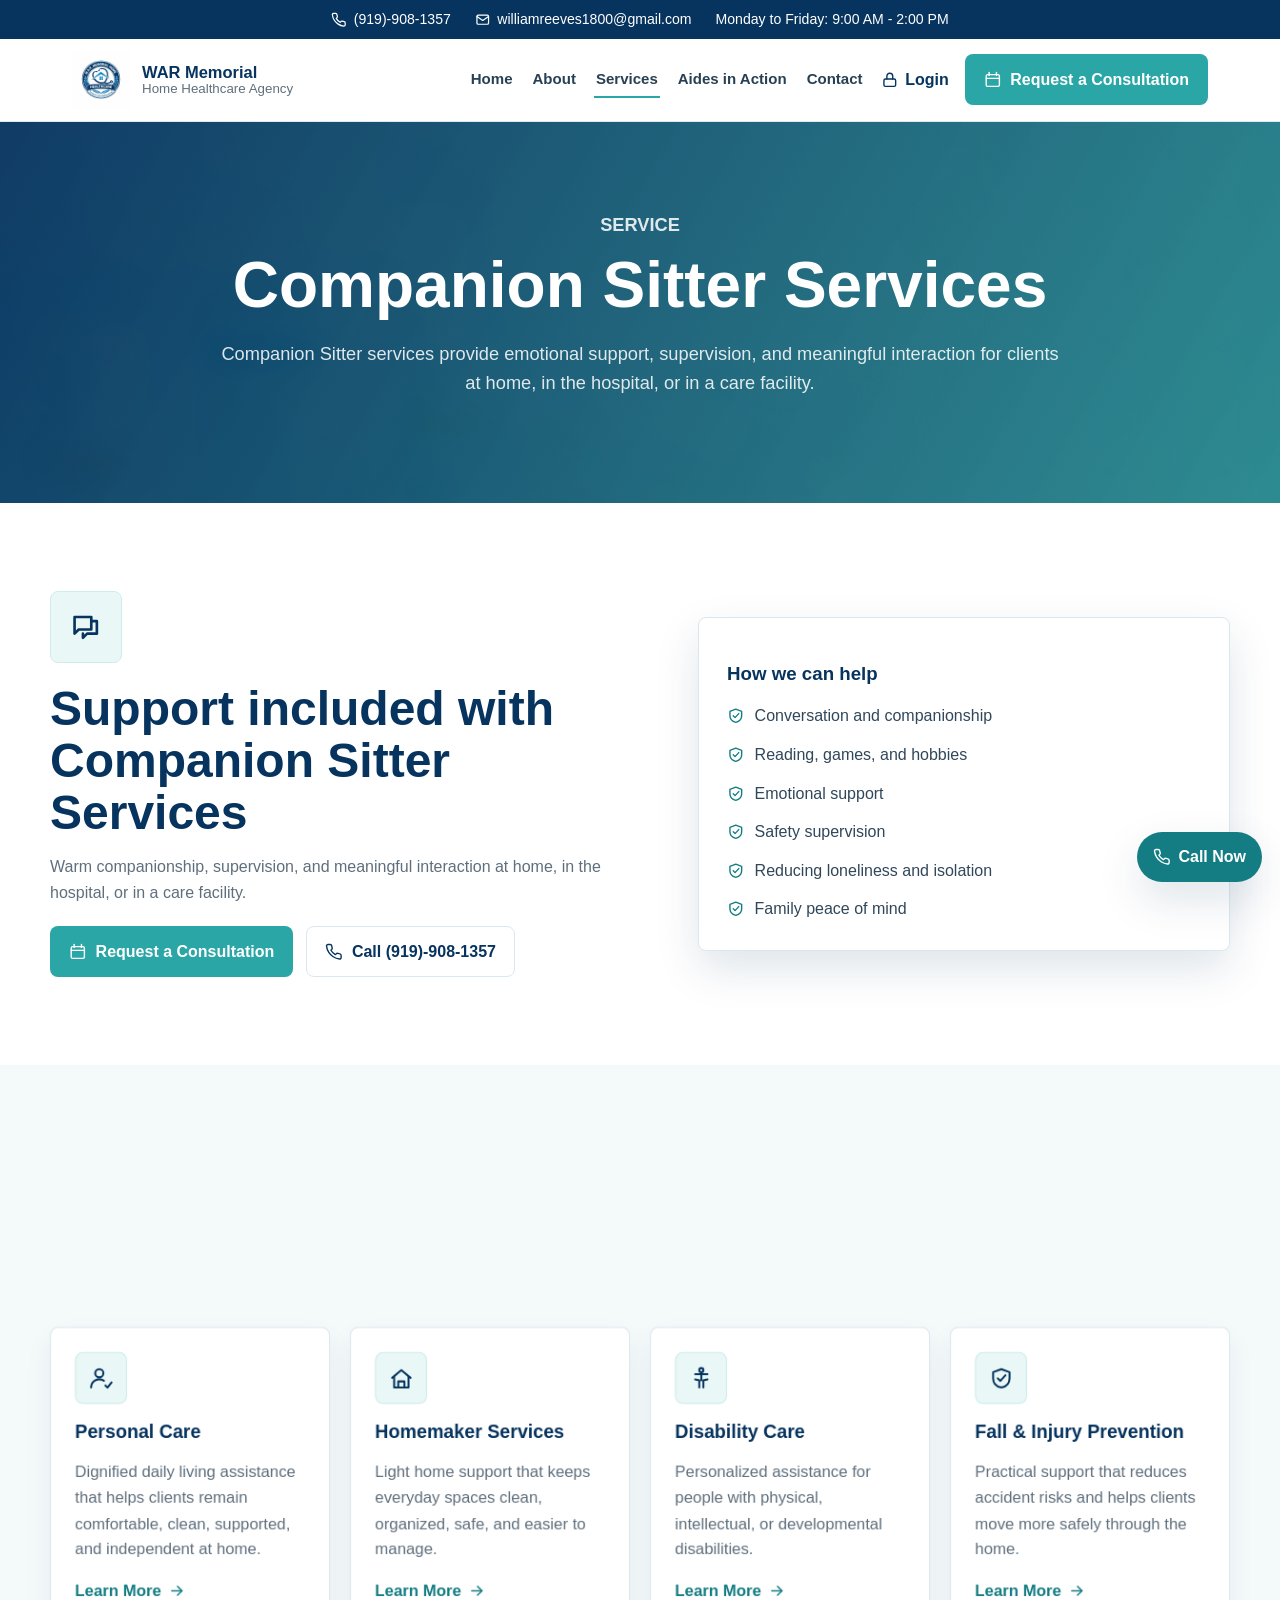
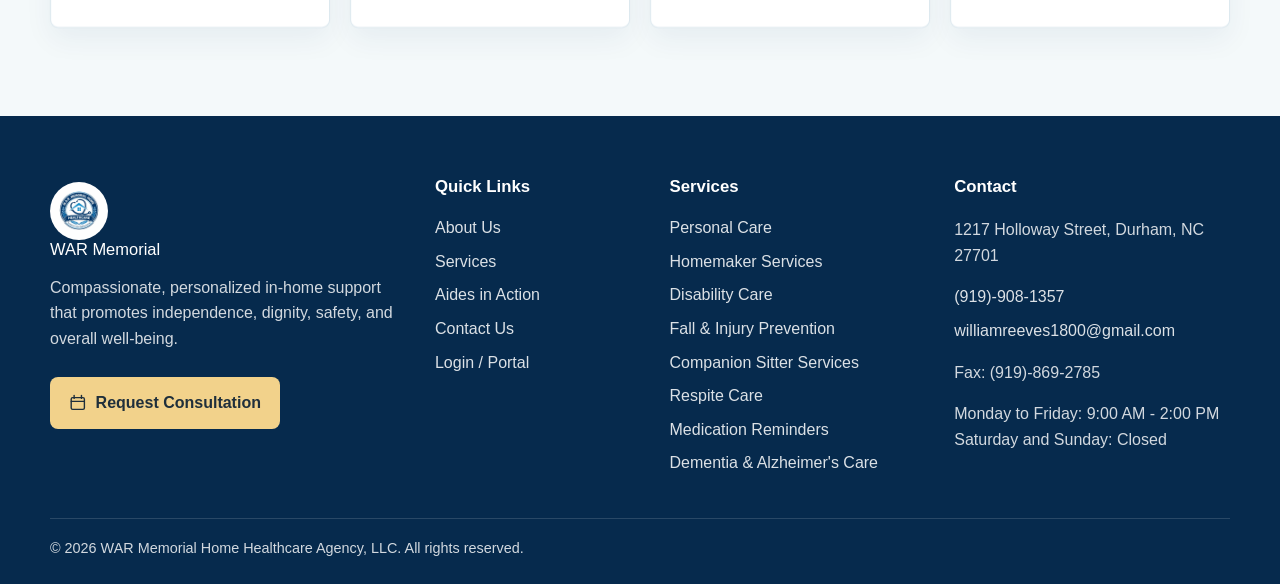
<file: companion-sitter-services.html>
<!doctype html>
<html lang="en">
<head>
  <meta charset="utf-8">
  <meta name="viewport" content="width=device-width, initial-scale=1">
  <title>Companion Sitter Services in Durham, NC | Senior Home Care</title>
  <meta name="description" content="Companion sitter services in Durham, NC with conversation, meaningful activities, safety supervision, emotional support, and family peace of mind.">
  <meta name="theme-color" content="#07345f">
  <meta property="og:title" content="Companion Sitter Services in Durham, NC | Senior Home Care">
  <meta property="og:description" content="Companion sitter services in Durham, NC with conversation, meaningful activities, safety supervision, emotional support, and family peace of mind.">
  <meta property="og:type" content="website">
  <meta property="og:image" content="assets/logo.jpg">
  <link rel="preload" href="assets/logo.jpg" as="image">
  <link rel="stylesheet" href="styles.css">
</head>
<body data-page="companion-sitter-services">

    <a class="skip-link" href="#main">Skip to content</a>
    <header class="site-header">
      <div class="top-strip">
        <a href="tel:+19199081357"><svg class="icon" viewBox="0 0 24 24" aria-hidden="true" fill="none" stroke="currentColor" stroke-width="1.9" stroke-linecap="round" stroke-linejoin="round"><path d="M22 16.9v3a2 2 0 0 1-2.2 2 19.8 19.8 0 0 1-8.6-3.1 19.4 19.4 0 0 1-6-6A19.8 19.8 0 0 1 2.1 4.2 2 2 0 0 1 4.1 2h3a2 2 0 0 1 2 1.7c.1 1 .4 1.9.7 2.8a2 2 0 0 1-.5 2.1L8.1 9.9a16 16 0 0 0 6 6l1.3-1.2a2 2 0 0 1 2.1-.5c.9.3 1.8.6 2.8.7a2 2 0 0 1 1.7 2z"/></svg> (919)-908-1357</a>
        <a href="mailto:williamreeves1800@gmail.com"><svg class="icon" viewBox="0 0 24 24" aria-hidden="true" fill="none" stroke="currentColor" stroke-width="1.9" stroke-linecap="round" stroke-linejoin="round"><rect x="3" y="5" width="18" height="14" rx="2"/><path d="m3 7 9 6 9-6"/></svg> williamreeves1800@gmail.com</a>
        <span>Monday to Friday: 9:00 AM - 2:00 PM</span>
      </div>
      <nav class="navbar" aria-label="Primary navigation">
        <a class="brand" href="index.html" aria-label="WAR Memorial Home Healthcare Agency home">
          <img src="assets/logo.jpg" alt="WAR Memorial Home Healthcare Agency logo">
          <span><strong>WAR Memorial</strong><small>Home Healthcare Agency</small></span>
        </a>
        <button class="menu-toggle" type="button" aria-label="Open menu" aria-expanded="false"><svg class="icon" viewBox="0 0 24 24" aria-hidden="true" fill="none" stroke="currentColor" stroke-width="1.9" stroke-linecap="round" stroke-linejoin="round"><path d="M4 7h16"/><path d="M4 12h16"/><path d="M4 17h16"/></svg></button>
        <div class="nav-menu">
          <a class="nav-link" href="index.html">Home</a><a class="nav-link" href="about.html">About</a><a class="nav-link active" href="services.html">Services</a><a class="nav-link" href="gallery.html">Aides in Action</a><a class="nav-link" href="contact.html">Contact</a>
          <a class="login-link" href="login.html"><svg class="icon" viewBox="0 0 24 24" aria-hidden="true" fill="none" stroke="currentColor" stroke-width="1.9" stroke-linecap="round" stroke-linejoin="round"><rect x="4" y="11" width="16" height="10" rx="2"/><path d="M8 11V7a4 4 0 0 1 8 0v4"/></svg> Login</a>
          <a class="btn btn-primary nav-cta" href="consultation.html"><svg class="icon" viewBox="0 0 24 24" aria-hidden="true" fill="none" stroke="currentColor" stroke-width="1.9" stroke-linecap="round" stroke-linejoin="round"><path d="M7 2v4"/><path d="M17 2v4"/><rect x="3" y="5" width="18" height="16" rx="2"/><path d="M3 10h18"/></svg> Request a Consultation</a>
        </div>
      </nav>
    </header>
<main id="main">
<section class="page-hero">
    <div class="section-inner narrow reveal">
      <p class="eyebrow">Service</p>
      <h1>Companion Sitter Services</h1>
      <p>Companion Sitter services provide emotional support, supervision, and meaningful interaction for clients at home, in the hospital, or in a care facility.</p>
    </div>
  </section>
    <section class="section split">
      <div class="section-inner split-grid">
        <div class="reveal">
          <div class="large-icon"><svg class="icon" viewBox="0 0 24 24" aria-hidden="true" fill="none" stroke="currentColor" stroke-width="1.9" stroke-linecap="round" stroke-linejoin="round"><path d="M4 5h12v9H7l-3 3V5z"/><path d="M16 8h4v9h-7l-3 3v-3"/></svg></div>
          <h2>Support included with Companion Sitter Services</h2>
          <p>Warm companionship, supervision, and meaningful interaction at home, in the hospital, or in a care facility.</p>
          
          <div class="button-row"><a class="btn btn-primary" href="consultation.html"><svg class="icon" viewBox="0 0 24 24" aria-hidden="true" fill="none" stroke="currentColor" stroke-width="1.9" stroke-linecap="round" stroke-linejoin="round"><path d="M7 2v4"/><path d="M17 2v4"/><rect x="3" y="5" width="18" height="16" rx="2"/><path d="M3 10h18"/></svg> Request a Consultation</a><a class="btn btn-secondary" href="tel:+19199081357"><svg class="icon" viewBox="0 0 24 24" aria-hidden="true" fill="none" stroke="currentColor" stroke-width="1.9" stroke-linecap="round" stroke-linejoin="round"><path d="M22 16.9v3a2 2 0 0 1-2.2 2 19.8 19.8 0 0 1-8.6-3.1 19.4 19.4 0 0 1-6-6A19.8 19.8 0 0 1 2.1 4.2 2 2 0 0 1 4.1 2h3a2 2 0 0 1 2 1.7c.1 1 .4 1.9.7 2.8a2 2 0 0 1-.5 2.1L8.1 9.9a16 16 0 0 0 6 6l1.3-1.2a2 2 0 0 1 2.1-.5c.9.3 1.8.6 2.8.7a2 2 0 0 1 1.7 2z"/></svg> Call (919)-908-1357</a></div>
        </div>
        <div class="check-card reveal">
          <h3>How we can help</h3>
          <ul><li><svg class="icon" viewBox="0 0 24 24" aria-hidden="true" fill="none" stroke="currentColor" stroke-width="1.9" stroke-linecap="round" stroke-linejoin="round"><path d="M12 3 20 6v6c0 5-3.5 8-8 9-4.5-1-8-4-8-9V6l8-3z"/><path d="m8.5 12 2.5 2.5L16 9"/></svg> Conversation and companionship</li><li><svg class="icon" viewBox="0 0 24 24" aria-hidden="true" fill="none" stroke="currentColor" stroke-width="1.9" stroke-linecap="round" stroke-linejoin="round"><path d="M12 3 20 6v6c0 5-3.5 8-8 9-4.5-1-8-4-8-9V6l8-3z"/><path d="m8.5 12 2.5 2.5L16 9"/></svg> Reading, games, and hobbies</li><li><svg class="icon" viewBox="0 0 24 24" aria-hidden="true" fill="none" stroke="currentColor" stroke-width="1.9" stroke-linecap="round" stroke-linejoin="round"><path d="M12 3 20 6v6c0 5-3.5 8-8 9-4.5-1-8-4-8-9V6l8-3z"/><path d="m8.5 12 2.5 2.5L16 9"/></svg> Emotional support</li><li><svg class="icon" viewBox="0 0 24 24" aria-hidden="true" fill="none" stroke="currentColor" stroke-width="1.9" stroke-linecap="round" stroke-linejoin="round"><path d="M12 3 20 6v6c0 5-3.5 8-8 9-4.5-1-8-4-8-9V6l8-3z"/><path d="m8.5 12 2.5 2.5L16 9"/></svg> Safety supervision</li><li><svg class="icon" viewBox="0 0 24 24" aria-hidden="true" fill="none" stroke="currentColor" stroke-width="1.9" stroke-linecap="round" stroke-linejoin="round"><path d="M12 3 20 6v6c0 5-3.5 8-8 9-4.5-1-8-4-8-9V6l8-3z"/><path d="m8.5 12 2.5 2.5L16 9"/></svg> Reducing loneliness and isolation</li><li><svg class="icon" viewBox="0 0 24 24" aria-hidden="true" fill="none" stroke="currentColor" stroke-width="1.9" stroke-linecap="round" stroke-linejoin="round"><path d="M12 3 20 6v6c0 5-3.5 8-8 9-4.5-1-8-4-8-9V6l8-3z"/><path d="m8.5 12 2.5 2.5L16 9"/></svg> Family peace of mind</li></ul>
        </div>
      </div>
    </section>
    <section class="section soft"><div class="section-inner"><div class="section-heading reveal"><p class="eyebrow">More services</p><h2>Support that can grow with your needs</h2></div><div class="service-grid">
    <article class="service-card reveal">
      <div class="service-icon"><svg class="icon" viewBox="0 0 24 24" aria-hidden="true" fill="none" stroke="currentColor" stroke-width="1.9" stroke-linecap="round" stroke-linejoin="round"><circle cx="10" cy="7" r="4"/><path d="M2 21a8 8 0 0 1 12.5-6.6"/><path d="m16 19 2 2 4-5"/></svg></div>
      <h3>Personal Care</h3>
      <p>Dignified daily living assistance that helps clients remain comfortable, clean, supported, and independent at home.</p>
      <a class="text-link" href="personal-care.html">Learn More <svg class="icon" viewBox="0 0 24 24" aria-hidden="true" fill="none" stroke="currentColor" stroke-width="1.9" stroke-linecap="round" stroke-linejoin="round"><path d="M5 12h14"/><path d="m13 6 6 6-6 6"/></svg></a>
    </article>
    <article class="service-card reveal">
      <div class="service-icon"><svg class="icon" viewBox="0 0 24 24" aria-hidden="true" fill="none" stroke="currentColor" stroke-width="1.9" stroke-linecap="round" stroke-linejoin="round"><path d="M3 11.5 12 4l9 7.5"/><path d="M5 10.5V21h14V10.5"/><path d="M9 21v-6h6v6"/></svg></div>
      <h3>Homemaker Services</h3>
      <p>Light home support that keeps everyday spaces clean, organized, safe, and easier to manage.</p>
      <a class="text-link" href="homemaker-services.html">Learn More <svg class="icon" viewBox="0 0 24 24" aria-hidden="true" fill="none" stroke="currentColor" stroke-width="1.9" stroke-linecap="round" stroke-linejoin="round"><path d="M5 12h14"/><path d="m13 6 6 6-6 6"/></svg></a>
    </article>
    <article class="service-card reveal">
      <div class="service-icon"><svg class="icon" viewBox="0 0 24 24" aria-hidden="true" fill="none" stroke="currentColor" stroke-width="1.9" stroke-linecap="round" stroke-linejoin="round"><circle cx="12" cy="4" r="2"/><path d="M10 21v-7l-4-1"/><path d="M14 21v-7l4-1"/><path d="M6 8h12"/><path d="M12 6v8"/></svg></div>
      <h3>Disability Care</h3>
      <p>Personalized assistance for people with physical, intellectual, or developmental disabilities.</p>
      <a class="text-link" href="disability-care.html">Learn More <svg class="icon" viewBox="0 0 24 24" aria-hidden="true" fill="none" stroke="currentColor" stroke-width="1.9" stroke-linecap="round" stroke-linejoin="round"><path d="M5 12h14"/><path d="m13 6 6 6-6 6"/></svg></a>
    </article>
    <article class="service-card reveal">
      <div class="service-icon"><svg class="icon" viewBox="0 0 24 24" aria-hidden="true" fill="none" stroke="currentColor" stroke-width="1.9" stroke-linecap="round" stroke-linejoin="round"><path d="M12 3 20 6v6c0 5-3.5 8-8 9-4.5-1-8-4-8-9V6l8-3z"/><path d="m8.5 12 2.5 2.5L16 9"/></svg></div>
      <h3>Fall & Injury Prevention</h3>
      <p>Practical support that reduces accident risks and helps clients move more safely through the home.</p>
      <a class="text-link" href="fall-injury-prevention.html">Learn More <svg class="icon" viewBox="0 0 24 24" aria-hidden="true" fill="none" stroke="currentColor" stroke-width="1.9" stroke-linecap="round" stroke-linejoin="round"><path d="M5 12h14"/><path d="m13 6 6 6-6 6"/></svg></a>
    </article></div></div></section>
</main>

    <footer class="footer">
      <div class="footer-grid">
        <div>
          <a class="footer-brand" href="index.html"><img src="assets/logo.jpg" alt=""><span>WAR Memorial</span></a>
          <p>Compassionate, personalized in-home support that promotes independence, dignity, safety, and overall well-being.</p>
          <a class="btn btn-gold" href="consultation.html"><svg class="icon" viewBox="0 0 24 24" aria-hidden="true" fill="none" stroke="currentColor" stroke-width="1.9" stroke-linecap="round" stroke-linejoin="round"><path d="M7 2v4"/><path d="M17 2v4"/><rect x="3" y="5" width="18" height="16" rx="2"/><path d="M3 10h18"/></svg> Request Consultation</a>
        </div>
        <div>
          <h2>Quick Links</h2>
          <a href="about.html">About Us</a>
          <a href="services.html">Services</a>
          <a href="gallery.html">Aides in Action</a>
          <a href="contact.html">Contact Us</a>
          <a href="login.html">Login / Portal</a>
        </div>
        <div>
          <h2>Services</h2>
          <a href="personal-care.html">Personal Care</a><a href="homemaker-services.html">Homemaker Services</a><a href="disability-care.html">Disability Care</a><a href="fall-injury-prevention.html">Fall & Injury Prevention</a><a href="companion-sitter-services.html">Companion Sitter Services</a><a href="respite-care.html">Respite Care</a><a href="medication-reminders.html">Medication Reminders</a><a href="dementia-alzheimers-care.html">Dementia & Alzheimer's Care</a>
        </div>
        <div>
          <h2>Contact</h2>
          <p>1217 Holloway Street, Durham, NC 27701</p>
          <a href="tel:+19199081357">(919)-908-1357</a>
          <a href="mailto:williamreeves1800@gmail.com">williamreeves1800@gmail.com</a>
          <p>Fax: (919)-869-2785</p>
          <p>Monday to Friday: 9:00 AM - 2:00 PM<br>Saturday and Sunday: Closed</p>
        </div>
      </div>
      <div class="footer-bottom">&copy; 2026 WAR Memorial Home Healthcare Agency, LLC. All rights reserved.</div>
    </footer>
<a class="call-float" href="tel:+19199081357" aria-label="Call WAR Memorial Home Healthcare Agency"><svg class="icon" viewBox="0 0 24 24" aria-hidden="true" fill="none" stroke="currentColor" stroke-width="1.9" stroke-linecap="round" stroke-linejoin="round"><path d="M22 16.9v3a2 2 0 0 1-2.2 2 19.8 19.8 0 0 1-8.6-3.1 19.4 19.4 0 0 1-6-6A19.8 19.8 0 0 1 2.1 4.2 2 2 0 0 1 4.1 2h3a2 2 0 0 1 2 1.7c.1 1 .4 1.9.7 2.8a2 2 0 0 1-.5 2.1L8.1 9.9a16 16 0 0 0 6 6l1.3-1.2a2 2 0 0 1 2.1-.5c.9.3 1.8.6 2.8.7a2 2 0 0 1 1.7 2z"/></svg><span>Call Now</span></a>
<script src="scripts.js"></script>
</body>
</html>
</file>
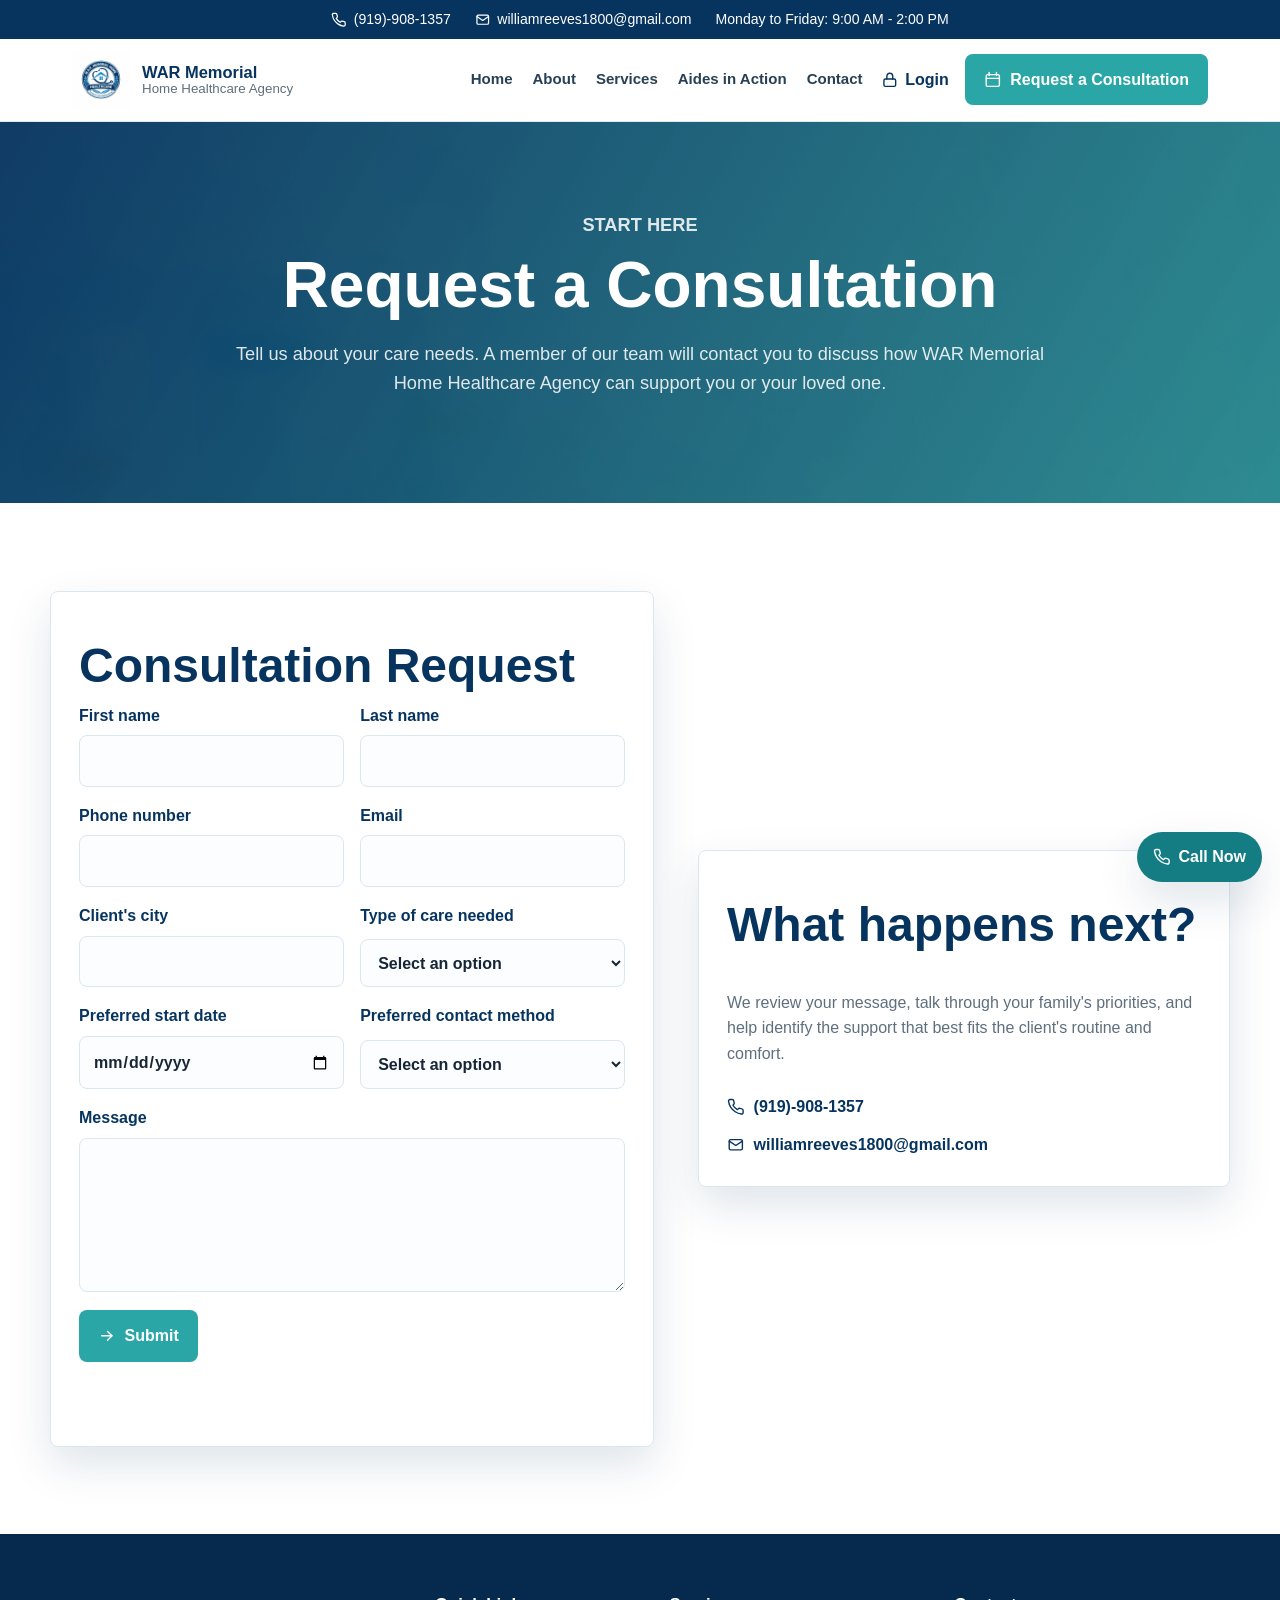
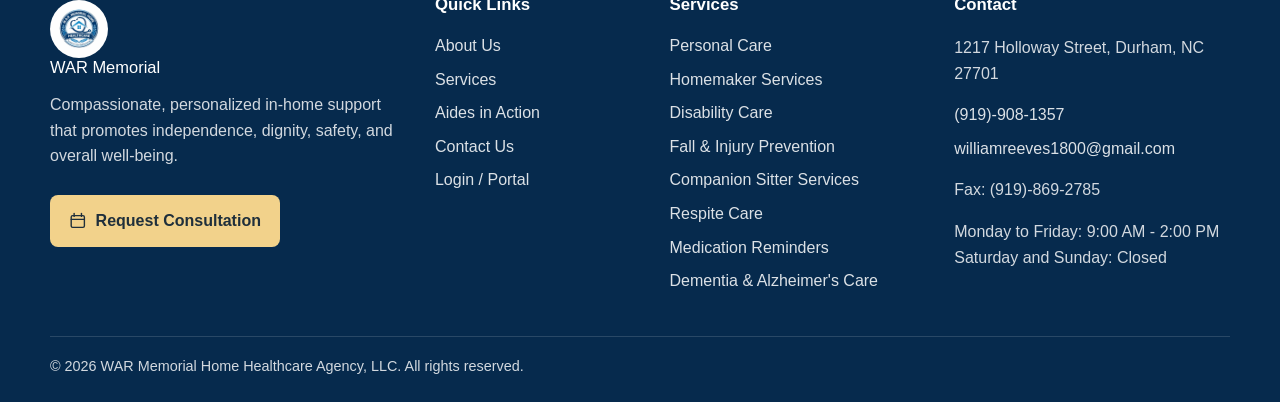
<file: consultation.html>
<!doctype html>
<html lang="en">
<head>
  <meta charset="utf-8">
  <meta name="viewport" content="width=device-width, initial-scale=1">
  <title>Request a Consultation | WAR Memorial Home Healthcare Agency</title>
  <meta name="description" content="Request a home care consultation with WAR Memorial Home Healthcare Agency in Durham, NC for personal care, respite care, dementia support, companion sitter services, and more.">
  <meta name="theme-color" content="#07345f">
  <meta property="og:title" content="Request a Consultation | WAR Memorial Home Healthcare Agency">
  <meta property="og:description" content="Request a home care consultation with WAR Memorial Home Healthcare Agency in Durham, NC for personal care, respite care, dementia support, companion sitter services, and more.">
  <meta property="og:type" content="website">
  <meta property="og:image" content="assets/logo.jpg">
  <link rel="preload" href="assets/logo.jpg" as="image">
  <link rel="stylesheet" href="styles.css">
</head>
<body data-page="consultation">

    <a class="skip-link" href="#main">Skip to content</a>
    <header class="site-header">
      <div class="top-strip">
        <a href="tel:+19199081357"><svg class="icon" viewBox="0 0 24 24" aria-hidden="true" fill="none" stroke="currentColor" stroke-width="1.9" stroke-linecap="round" stroke-linejoin="round"><path d="M22 16.9v3a2 2 0 0 1-2.2 2 19.8 19.8 0 0 1-8.6-3.1 19.4 19.4 0 0 1-6-6A19.8 19.8 0 0 1 2.1 4.2 2 2 0 0 1 4.1 2h3a2 2 0 0 1 2 1.7c.1 1 .4 1.9.7 2.8a2 2 0 0 1-.5 2.1L8.1 9.9a16 16 0 0 0 6 6l1.3-1.2a2 2 0 0 1 2.1-.5c.9.3 1.8.6 2.8.7a2 2 0 0 1 1.7 2z"/></svg> (919)-908-1357</a>
        <a href="mailto:williamreeves1800@gmail.com"><svg class="icon" viewBox="0 0 24 24" aria-hidden="true" fill="none" stroke="currentColor" stroke-width="1.9" stroke-linecap="round" stroke-linejoin="round"><rect x="3" y="5" width="18" height="14" rx="2"/><path d="m3 7 9 6 9-6"/></svg> williamreeves1800@gmail.com</a>
        <span>Monday to Friday: 9:00 AM - 2:00 PM</span>
      </div>
      <nav class="navbar" aria-label="Primary navigation">
        <a class="brand" href="index.html" aria-label="WAR Memorial Home Healthcare Agency home">
          <img src="assets/logo.jpg" alt="WAR Memorial Home Healthcare Agency logo">
          <span><strong>WAR Memorial</strong><small>Home Healthcare Agency</small></span>
        </a>
        <button class="menu-toggle" type="button" aria-label="Open menu" aria-expanded="false"><svg class="icon" viewBox="0 0 24 24" aria-hidden="true" fill="none" stroke="currentColor" stroke-width="1.9" stroke-linecap="round" stroke-linejoin="round"><path d="M4 7h16"/><path d="M4 12h16"/><path d="M4 17h16"/></svg></button>
        <div class="nav-menu">
          <a class="nav-link" href="index.html">Home</a><a class="nav-link" href="about.html">About</a><a class="nav-link" href="services.html">Services</a><a class="nav-link" href="gallery.html">Aides in Action</a><a class="nav-link" href="contact.html">Contact</a>
          <a class="login-link" href="login.html"><svg class="icon" viewBox="0 0 24 24" aria-hidden="true" fill="none" stroke="currentColor" stroke-width="1.9" stroke-linecap="round" stroke-linejoin="round"><rect x="4" y="11" width="16" height="10" rx="2"/><path d="M8 11V7a4 4 0 0 1 8 0v4"/></svg> Login</a>
          <a class="btn btn-primary nav-cta" href="consultation.html"><svg class="icon" viewBox="0 0 24 24" aria-hidden="true" fill="none" stroke="currentColor" stroke-width="1.9" stroke-linecap="round" stroke-linejoin="round"><path d="M7 2v4"/><path d="M17 2v4"/><rect x="3" y="5" width="18" height="16" rx="2"/><path d="M3 10h18"/></svg> Request a Consultation</a>
        </div>
      </nav>
    </header>
<main id="main">
<section class="page-hero">
    <div class="section-inner narrow reveal">
      <p class="eyebrow">Start here</p>
      <h1>Request a Consultation</h1>
      <p>Tell us about your care needs. A member of our team will contact you to discuss how WAR Memorial Home Healthcare Agency can support you or your loved one.</p>
    </div>
  </section>
  <section class="section split"><div class="section-inner split-grid">
    <form class="care-form reveal" data-form>
    <h2>Consultation Request</h2>
    <div class="form-grid"><label>First name<input type="text" name="first_name" required></label><label>Last name<input type="text" name="last_name" required></label><label>Phone number<input type="tel" name="phone" required></label><label>Email<input type="email" name="email" required></label><label>Client's city<input type="text" name="city" required></label><label>Type of care needed<select name="care_type" required><option value="">Select an option</option><option>Personal Care</option><option>Homemaker Services</option><option>Disability Care</option><option>Fall & Injury Prevention</option><option>Companion Sitter Services</option><option>Respite Care</option><option>Medication Reminders</option><option>Dementia & Alzheimer's Care</option></select></label><label>Preferred start date<input type="date" name="start_date" required></label><label>Preferred contact method<select name="contact_method" required><option value="">Select an option</option><option>Phone</option><option>Email</option><option>Text message</option></select></label><label class="full">Message<textarea name="message" rows="5" required></textarea></label></div>
    <button class="btn btn-primary" type="submit"><svg class="icon" viewBox="0 0 24 24" aria-hidden="true" fill="none" stroke="currentColor" stroke-width="1.9" stroke-linecap="round" stroke-linejoin="round"><path d="M5 12h14"/><path d="m13 6 6 6-6 6"/></svg> Submit</button>
    <p class="form-message" role="status" aria-live="polite"></p>
  </form>
    <aside class="contact-panel reveal"><h2>What happens next?</h2><p>We review your message, talk through your family's priorities, and help identify the support that best fits the client's routine and comfort.</p><a href="tel:+19199081357"><svg class="icon" viewBox="0 0 24 24" aria-hidden="true" fill="none" stroke="currentColor" stroke-width="1.9" stroke-linecap="round" stroke-linejoin="round"><path d="M22 16.9v3a2 2 0 0 1-2.2 2 19.8 19.8 0 0 1-8.6-3.1 19.4 19.4 0 0 1-6-6A19.8 19.8 0 0 1 2.1 4.2 2 2 0 0 1 4.1 2h3a2 2 0 0 1 2 1.7c.1 1 .4 1.9.7 2.8a2 2 0 0 1-.5 2.1L8.1 9.9a16 16 0 0 0 6 6l1.3-1.2a2 2 0 0 1 2.1-.5c.9.3 1.8.6 2.8.7a2 2 0 0 1 1.7 2z"/></svg> (919)-908-1357</a><a href="mailto:williamreeves1800@gmail.com"><svg class="icon" viewBox="0 0 24 24" aria-hidden="true" fill="none" stroke="currentColor" stroke-width="1.9" stroke-linecap="round" stroke-linejoin="round"><rect x="3" y="5" width="18" height="14" rx="2"/><path d="m3 7 9 6 9-6"/></svg> williamreeves1800@gmail.com</a></aside>
  </div></section>
</main>

    <footer class="footer">
      <div class="footer-grid">
        <div>
          <a class="footer-brand" href="index.html"><img src="assets/logo.jpg" alt=""><span>WAR Memorial</span></a>
          <p>Compassionate, personalized in-home support that promotes independence, dignity, safety, and overall well-being.</p>
          <a class="btn btn-gold" href="consultation.html"><svg class="icon" viewBox="0 0 24 24" aria-hidden="true" fill="none" stroke="currentColor" stroke-width="1.9" stroke-linecap="round" stroke-linejoin="round"><path d="M7 2v4"/><path d="M17 2v4"/><rect x="3" y="5" width="18" height="16" rx="2"/><path d="M3 10h18"/></svg> Request Consultation</a>
        </div>
        <div>
          <h2>Quick Links</h2>
          <a href="about.html">About Us</a>
          <a href="services.html">Services</a>
          <a href="gallery.html">Aides in Action</a>
          <a href="contact.html">Contact Us</a>
          <a href="login.html">Login / Portal</a>
        </div>
        <div>
          <h2>Services</h2>
          <a href="personal-care.html">Personal Care</a><a href="homemaker-services.html">Homemaker Services</a><a href="disability-care.html">Disability Care</a><a href="fall-injury-prevention.html">Fall & Injury Prevention</a><a href="companion-sitter-services.html">Companion Sitter Services</a><a href="respite-care.html">Respite Care</a><a href="medication-reminders.html">Medication Reminders</a><a href="dementia-alzheimers-care.html">Dementia & Alzheimer's Care</a>
        </div>
        <div>
          <h2>Contact</h2>
          <p>1217 Holloway Street, Durham, NC 27701</p>
          <a href="tel:+19199081357">(919)-908-1357</a>
          <a href="mailto:williamreeves1800@gmail.com">williamreeves1800@gmail.com</a>
          <p>Fax: (919)-869-2785</p>
          <p>Monday to Friday: 9:00 AM - 2:00 PM<br>Saturday and Sunday: Closed</p>
        </div>
      </div>
      <div class="footer-bottom">&copy; 2026 WAR Memorial Home Healthcare Agency, LLC. All rights reserved.</div>
    </footer>
<a class="call-float" href="tel:+19199081357" aria-label="Call WAR Memorial Home Healthcare Agency"><svg class="icon" viewBox="0 0 24 24" aria-hidden="true" fill="none" stroke="currentColor" stroke-width="1.9" stroke-linecap="round" stroke-linejoin="round"><path d="M22 16.9v3a2 2 0 0 1-2.2 2 19.8 19.8 0 0 1-8.6-3.1 19.4 19.4 0 0 1-6-6A19.8 19.8 0 0 1 2.1 4.2 2 2 0 0 1 4.1 2h3a2 2 0 0 1 2 1.7c.1 1 .4 1.9.7 2.8a2 2 0 0 1-.5 2.1L8.1 9.9a16 16 0 0 0 6 6l1.3-1.2a2 2 0 0 1 2.1-.5c.9.3 1.8.6 2.8.7a2 2 0 0 1 1.7 2z"/></svg><span>Call Now</span></a>
<script src="scripts.js"></script>
</body>
</html>
</file>
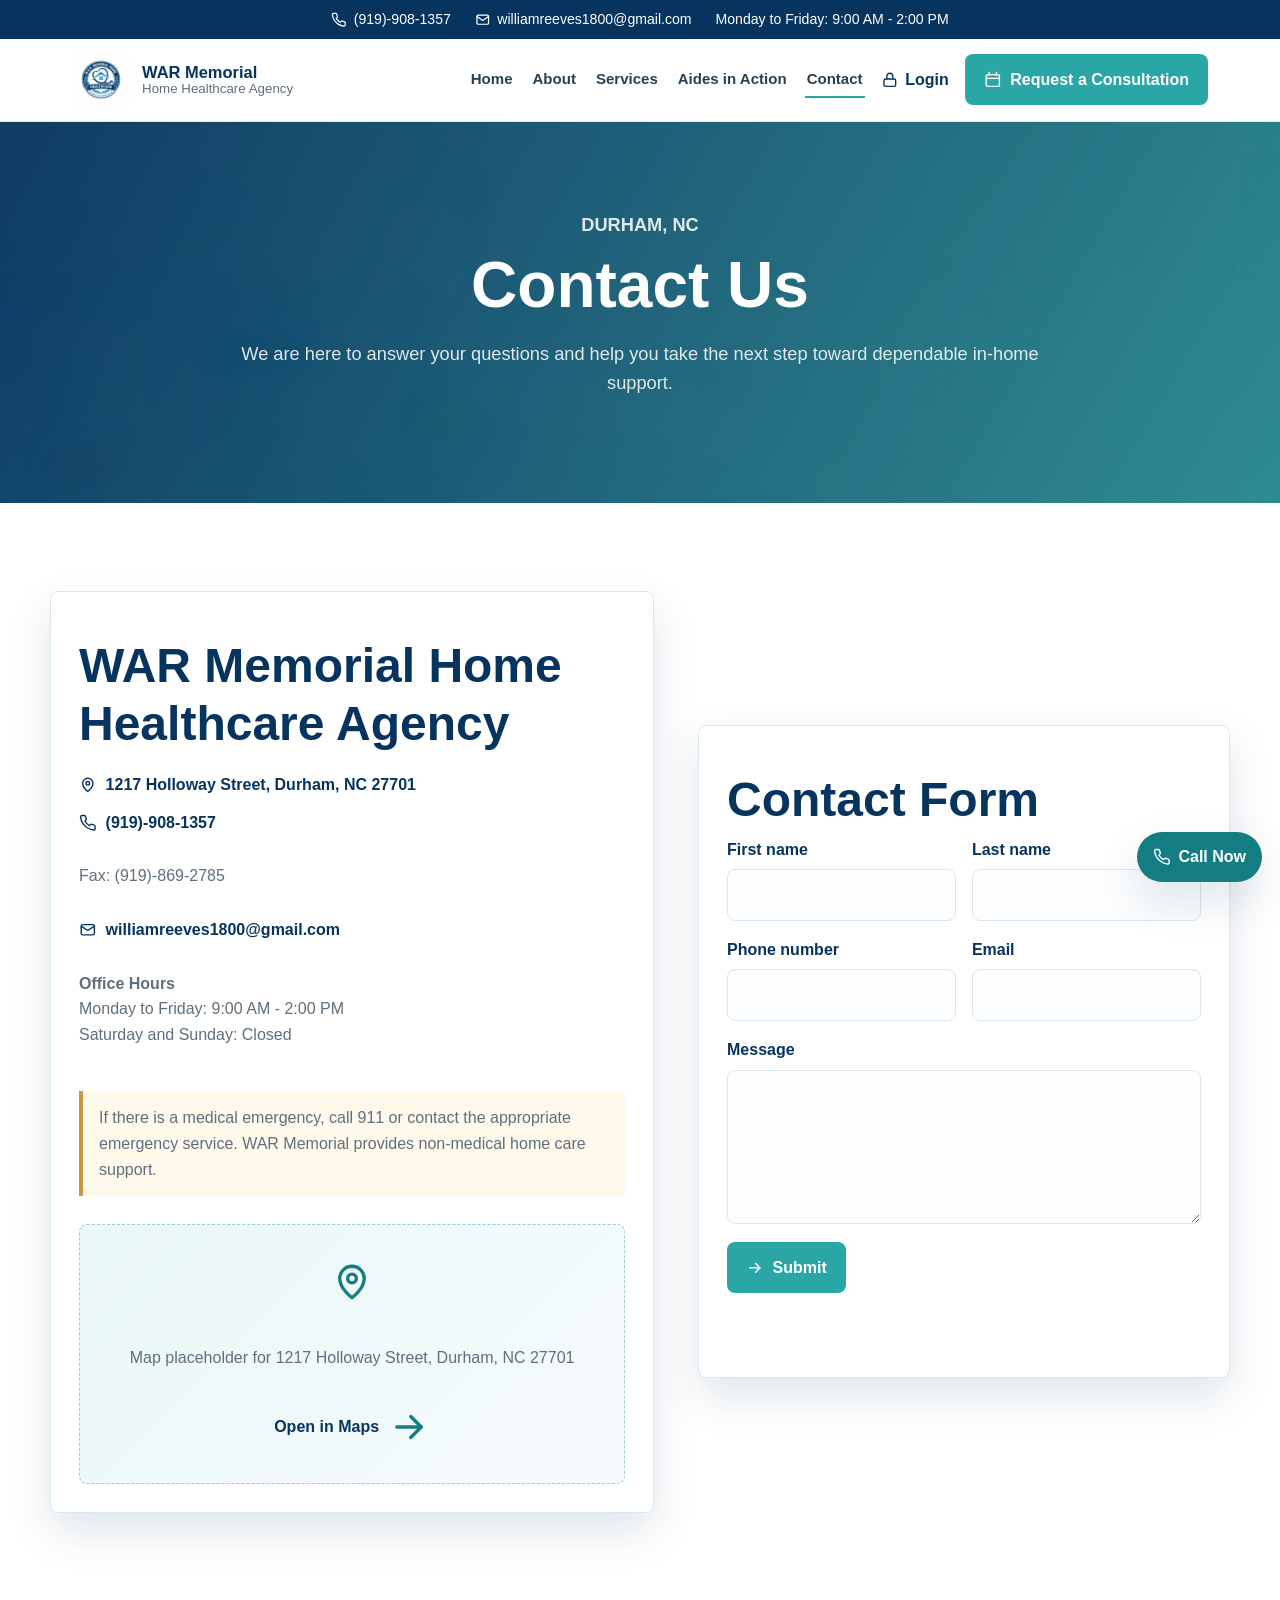
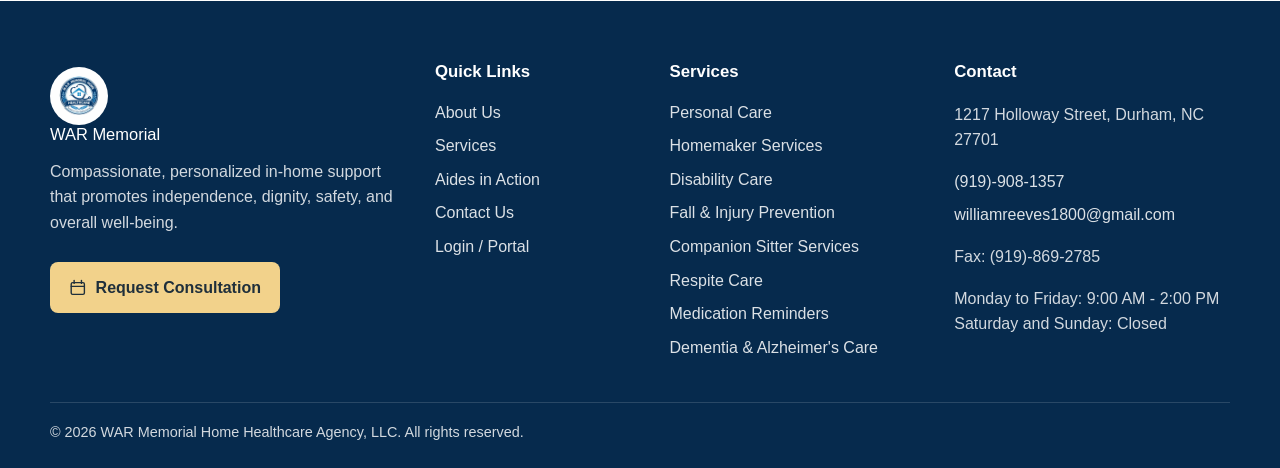
<file: contact.html>
<!doctype html>
<html lang="en">
<head>
  <meta charset="utf-8">
  <meta name="viewport" content="width=device-width, initial-scale=1">
  <title>Contact WAR Memorial Home Healthcare Agency | Durham, NC</title>
  <meta name="description" content="Contact WAR Memorial Home Healthcare Agency in Durham, NC by phone, email, fax, or consultation form. Office hours are Monday to Friday, 9:00 AM to 2:00 PM.">
  <meta name="theme-color" content="#07345f">
  <meta property="og:title" content="Contact WAR Memorial Home Healthcare Agency | Durham, NC">
  <meta property="og:description" content="Contact WAR Memorial Home Healthcare Agency in Durham, NC by phone, email, fax, or consultation form. Office hours are Monday to Friday, 9:00 AM to 2:00 PM.">
  <meta property="og:type" content="website">
  <meta property="og:image" content="assets/logo.jpg">
  <link rel="preload" href="assets/logo.jpg" as="image">
  <link rel="stylesheet" href="styles.css">
</head>
<body data-page="contact">

    <a class="skip-link" href="#main">Skip to content</a>
    <header class="site-header">
      <div class="top-strip">
        <a href="tel:+19199081357"><svg class="icon" viewBox="0 0 24 24" aria-hidden="true" fill="none" stroke="currentColor" stroke-width="1.9" stroke-linecap="round" stroke-linejoin="round"><path d="M22 16.9v3a2 2 0 0 1-2.2 2 19.8 19.8 0 0 1-8.6-3.1 19.4 19.4 0 0 1-6-6A19.8 19.8 0 0 1 2.1 4.2 2 2 0 0 1 4.1 2h3a2 2 0 0 1 2 1.7c.1 1 .4 1.9.7 2.8a2 2 0 0 1-.5 2.1L8.1 9.9a16 16 0 0 0 6 6l1.3-1.2a2 2 0 0 1 2.1-.5c.9.3 1.8.6 2.8.7a2 2 0 0 1 1.7 2z"/></svg> (919)-908-1357</a>
        <a href="mailto:williamreeves1800@gmail.com"><svg class="icon" viewBox="0 0 24 24" aria-hidden="true" fill="none" stroke="currentColor" stroke-width="1.9" stroke-linecap="round" stroke-linejoin="round"><rect x="3" y="5" width="18" height="14" rx="2"/><path d="m3 7 9 6 9-6"/></svg> williamreeves1800@gmail.com</a>
        <span>Monday to Friday: 9:00 AM - 2:00 PM</span>
      </div>
      <nav class="navbar" aria-label="Primary navigation">
        <a class="brand" href="index.html" aria-label="WAR Memorial Home Healthcare Agency home">
          <img src="assets/logo.jpg" alt="WAR Memorial Home Healthcare Agency logo">
          <span><strong>WAR Memorial</strong><small>Home Healthcare Agency</small></span>
        </a>
        <button class="menu-toggle" type="button" aria-label="Open menu" aria-expanded="false"><svg class="icon" viewBox="0 0 24 24" aria-hidden="true" fill="none" stroke="currentColor" stroke-width="1.9" stroke-linecap="round" stroke-linejoin="round"><path d="M4 7h16"/><path d="M4 12h16"/><path d="M4 17h16"/></svg></button>
        <div class="nav-menu">
          <a class="nav-link" href="index.html">Home</a><a class="nav-link" href="about.html">About</a><a class="nav-link" href="services.html">Services</a><a class="nav-link" href="gallery.html">Aides in Action</a><a class="nav-link active" href="contact.html">Contact</a>
          <a class="login-link" href="login.html"><svg class="icon" viewBox="0 0 24 24" aria-hidden="true" fill="none" stroke="currentColor" stroke-width="1.9" stroke-linecap="round" stroke-linejoin="round"><rect x="4" y="11" width="16" height="10" rx="2"/><path d="M8 11V7a4 4 0 0 1 8 0v4"/></svg> Login</a>
          <a class="btn btn-primary nav-cta" href="consultation.html"><svg class="icon" viewBox="0 0 24 24" aria-hidden="true" fill="none" stroke="currentColor" stroke-width="1.9" stroke-linecap="round" stroke-linejoin="round"><path d="M7 2v4"/><path d="M17 2v4"/><rect x="3" y="5" width="18" height="16" rx="2"/><path d="M3 10h18"/></svg> Request a Consultation</a>
        </div>
      </nav>
    </header>
<main id="main">
<section class="page-hero">
    <div class="section-inner narrow reveal">
      <p class="eyebrow">Durham, NC</p>
      <h1>Contact Us</h1>
      <p>We are here to answer your questions and help you take the next step toward dependable in-home support.</p>
    </div>
  </section>
  <section class="section split"><div class="section-inner split-grid">
    <div class="contact-panel reveal">
      <h2>WAR Memorial Home Healthcare Agency</h2>
      <a href="https://www.google.com/maps/search/?api=1&query=1217%20Holloway%20Street%2C%20Durham%2C%20NC%2027701" target="_blank" rel="noreferrer"><svg class="icon" viewBox="0 0 24 24" aria-hidden="true" fill="none" stroke="currentColor" stroke-width="1.9" stroke-linecap="round" stroke-linejoin="round"><path d="M12 21s7-5.1 7-11a7 7 0 0 0-14 0c0 5.9 7 11 7 11z"/><circle cx="12" cy="10" r="2.5"/></svg> 1217 Holloway Street, Durham, NC 27701</a>
      <a href="tel:+19199081357"><svg class="icon" viewBox="0 0 24 24" aria-hidden="true" fill="none" stroke="currentColor" stroke-width="1.9" stroke-linecap="round" stroke-linejoin="round"><path d="M22 16.9v3a2 2 0 0 1-2.2 2 19.8 19.8 0 0 1-8.6-3.1 19.4 19.4 0 0 1-6-6A19.8 19.8 0 0 1 2.1 4.2 2 2 0 0 1 4.1 2h3a2 2 0 0 1 2 1.7c.1 1 .4 1.9.7 2.8a2 2 0 0 1-.5 2.1L8.1 9.9a16 16 0 0 0 6 6l1.3-1.2a2 2 0 0 1 2.1-.5c.9.3 1.8.6 2.8.7a2 2 0 0 1 1.7 2z"/></svg> (919)-908-1357</a>
      <p>Fax: (919)-869-2785</p>
      <a href="mailto:williamreeves1800@gmail.com"><svg class="icon" viewBox="0 0 24 24" aria-hidden="true" fill="none" stroke="currentColor" stroke-width="1.9" stroke-linecap="round" stroke-linejoin="round"><rect x="3" y="5" width="18" height="14" rx="2"/><path d="m3 7 9 6 9-6"/></svg> williamreeves1800@gmail.com</a>
      <p><strong>Office Hours</strong><br>Monday to Friday: 9:00 AM - 2:00 PM<br>Saturday and Sunday: Closed</p>
      <p class="note">If there is a medical emergency, call 911 or contact the appropriate emergency service. WAR Memorial provides non-medical home care support.</p>
      <div class="map-placeholder"><span><svg class="icon" viewBox="0 0 24 24" aria-hidden="true" fill="none" stroke="currentColor" stroke-width="1.9" stroke-linecap="round" stroke-linejoin="round"><path d="M12 21s7-5.1 7-11a7 7 0 0 0-14 0c0 5.9 7 11 7 11z"/><circle cx="12" cy="10" r="2.5"/></svg></span><p>Map placeholder for 1217 Holloway Street, Durham, NC 27701</p><a class="text-link" href="https://www.google.com/maps/search/?api=1&query=1217%20Holloway%20Street%2C%20Durham%2C%20NC%2027701" target="_blank" rel="noreferrer">Open in Maps <svg class="icon" viewBox="0 0 24 24" aria-hidden="true" fill="none" stroke="currentColor" stroke-width="1.9" stroke-linecap="round" stroke-linejoin="round"><path d="M5 12h14"/><path d="m13 6 6 6-6 6"/></svg></a></div>
    </div>
    <form class="care-form reveal" data-form>
    <h2>Contact Form</h2>
    <div class="form-grid"><label>First name<input type="text" name="first_name" required></label><label>Last name<input type="text" name="last_name" required></label><label>Phone number<input type="tel" name="phone" required></label><label>Email<input type="email" name="email" required></label><label class="full">Message<textarea name="message" rows="5" required></textarea></label></div>
    <button class="btn btn-primary" type="submit"><svg class="icon" viewBox="0 0 24 24" aria-hidden="true" fill="none" stroke="currentColor" stroke-width="1.9" stroke-linecap="round" stroke-linejoin="round"><path d="M5 12h14"/><path d="m13 6 6 6-6 6"/></svg> Submit</button>
    <p class="form-message" role="status" aria-live="polite"></p>
  </form>
  </div></section>
</main>

    <footer class="footer">
      <div class="footer-grid">
        <div>
          <a class="footer-brand" href="index.html"><img src="assets/logo.jpg" alt=""><span>WAR Memorial</span></a>
          <p>Compassionate, personalized in-home support that promotes independence, dignity, safety, and overall well-being.</p>
          <a class="btn btn-gold" href="consultation.html"><svg class="icon" viewBox="0 0 24 24" aria-hidden="true" fill="none" stroke="currentColor" stroke-width="1.9" stroke-linecap="round" stroke-linejoin="round"><path d="M7 2v4"/><path d="M17 2v4"/><rect x="3" y="5" width="18" height="16" rx="2"/><path d="M3 10h18"/></svg> Request Consultation</a>
        </div>
        <div>
          <h2>Quick Links</h2>
          <a href="about.html">About Us</a>
          <a href="services.html">Services</a>
          <a href="gallery.html">Aides in Action</a>
          <a href="contact.html">Contact Us</a>
          <a href="login.html">Login / Portal</a>
        </div>
        <div>
          <h2>Services</h2>
          <a href="personal-care.html">Personal Care</a><a href="homemaker-services.html">Homemaker Services</a><a href="disability-care.html">Disability Care</a><a href="fall-injury-prevention.html">Fall & Injury Prevention</a><a href="companion-sitter-services.html">Companion Sitter Services</a><a href="respite-care.html">Respite Care</a><a href="medication-reminders.html">Medication Reminders</a><a href="dementia-alzheimers-care.html">Dementia & Alzheimer's Care</a>
        </div>
        <div>
          <h2>Contact</h2>
          <p>1217 Holloway Street, Durham, NC 27701</p>
          <a href="tel:+19199081357">(919)-908-1357</a>
          <a href="mailto:williamreeves1800@gmail.com">williamreeves1800@gmail.com</a>
          <p>Fax: (919)-869-2785</p>
          <p>Monday to Friday: 9:00 AM - 2:00 PM<br>Saturday and Sunday: Closed</p>
        </div>
      </div>
      <div class="footer-bottom">&copy; 2026 WAR Memorial Home Healthcare Agency, LLC. All rights reserved.</div>
    </footer>
<a class="call-float" href="tel:+19199081357" aria-label="Call WAR Memorial Home Healthcare Agency"><svg class="icon" viewBox="0 0 24 24" aria-hidden="true" fill="none" stroke="currentColor" stroke-width="1.9" stroke-linecap="round" stroke-linejoin="round"><path d="M22 16.9v3a2 2 0 0 1-2.2 2 19.8 19.8 0 0 1-8.6-3.1 19.4 19.4 0 0 1-6-6A19.8 19.8 0 0 1 2.1 4.2 2 2 0 0 1 4.1 2h3a2 2 0 0 1 2 1.7c.1 1 .4 1.9.7 2.8a2 2 0 0 1-.5 2.1L8.1 9.9a16 16 0 0 0 6 6l1.3-1.2a2 2 0 0 1 2.1-.5c.9.3 1.8.6 2.8.7a2 2 0 0 1 1.7 2z"/></svg><span>Call Now</span></a>
<script src="scripts.js"></script>
</body>
</html>
</file>
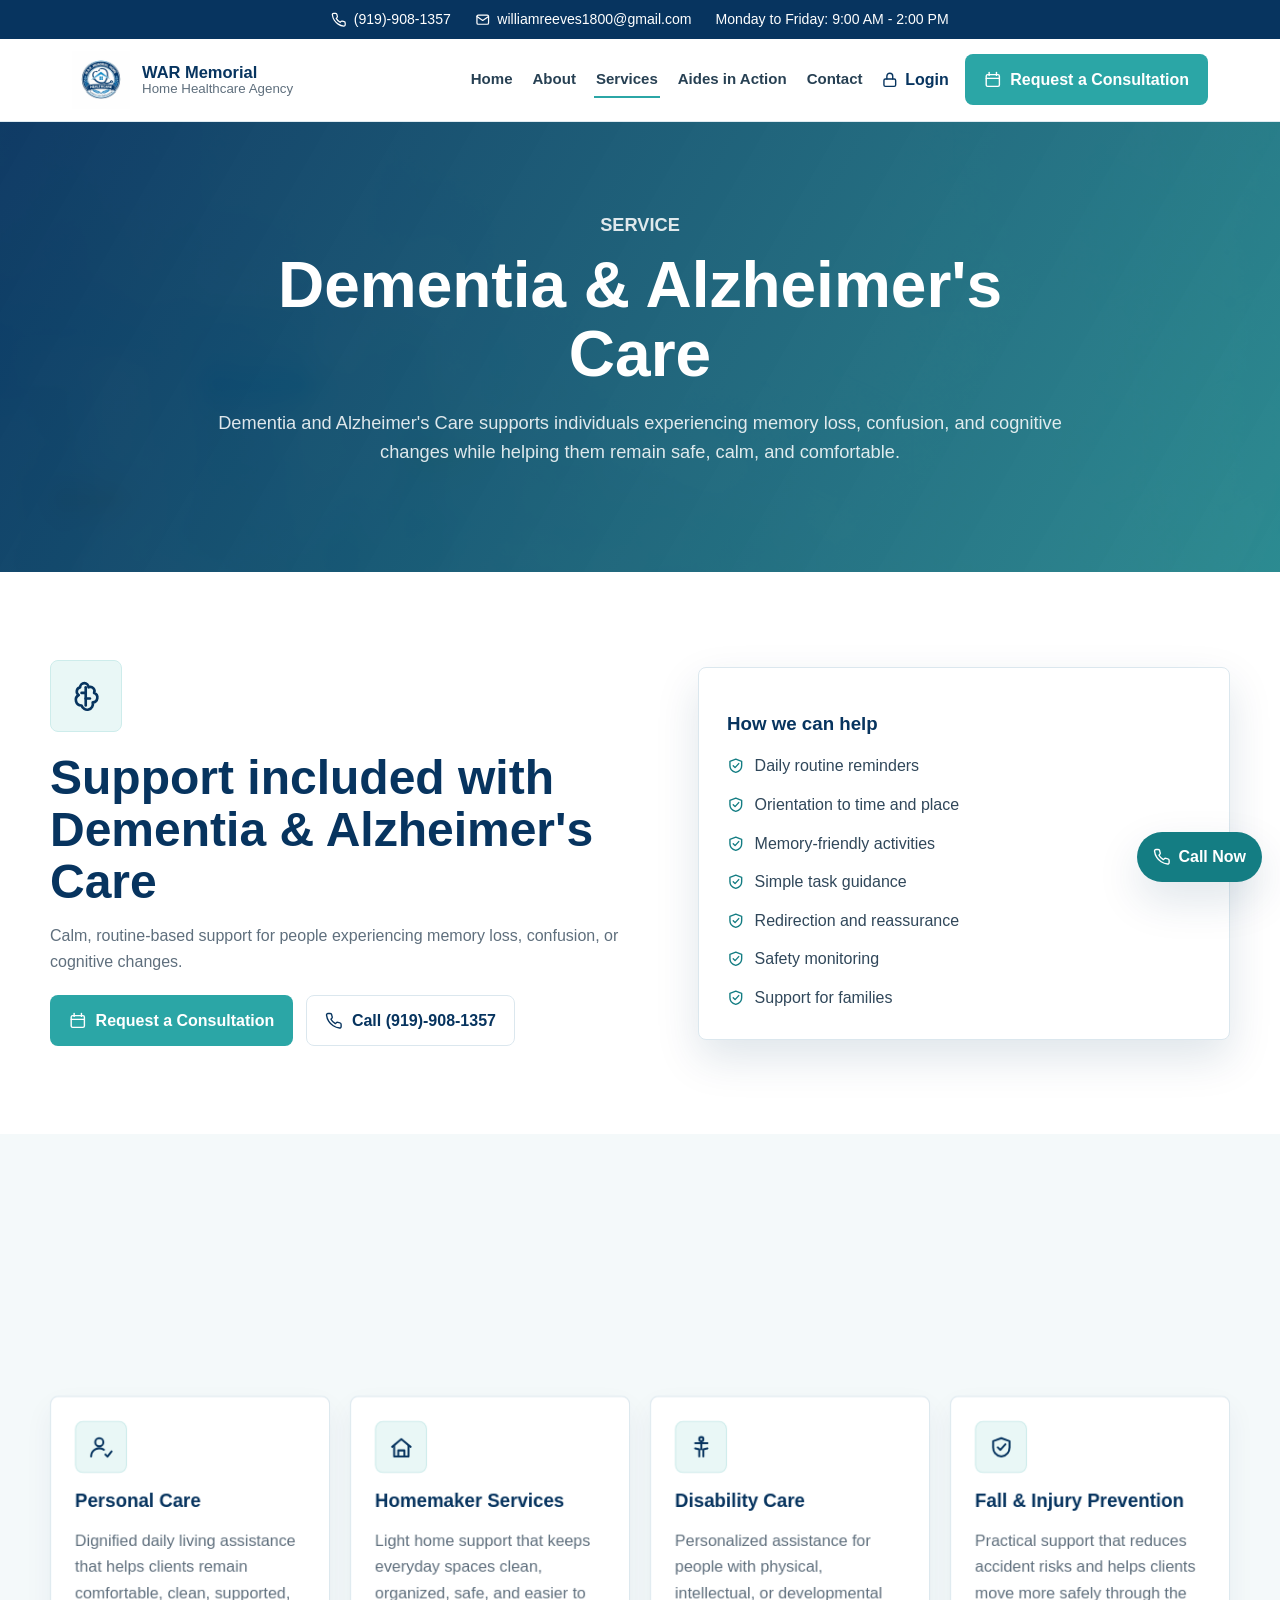
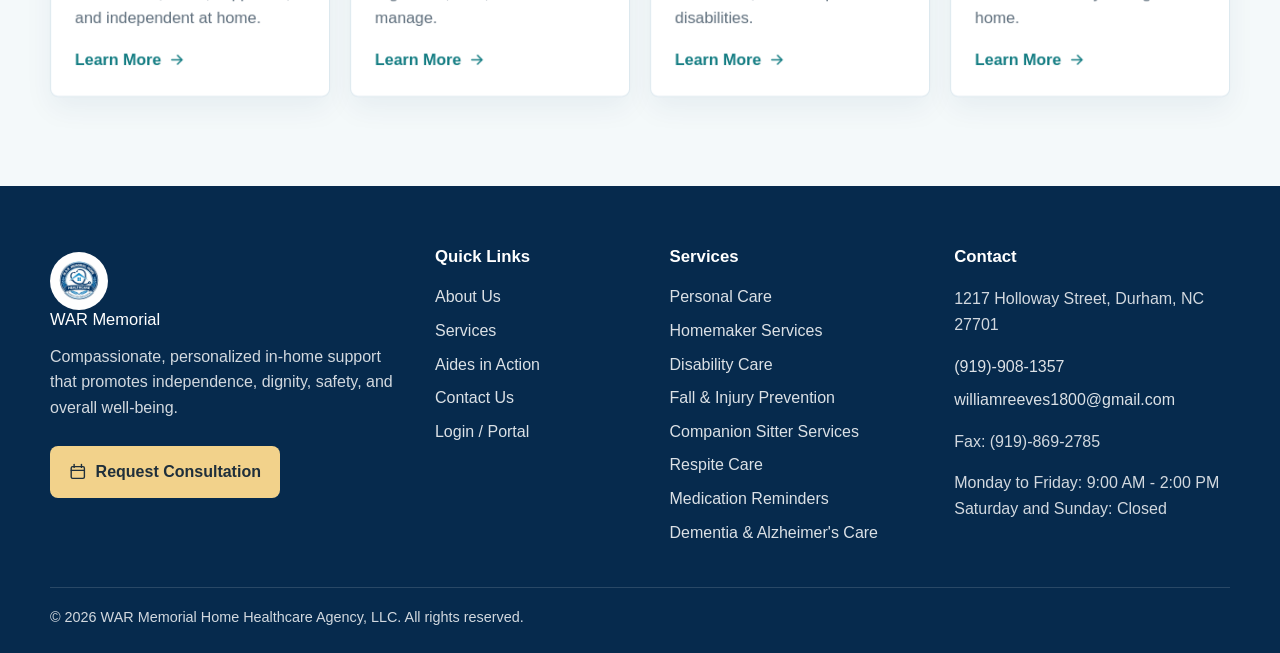
<file: dementia-alzheimers-care.html>
<!doctype html>
<html lang="en">
<head>
  <meta charset="utf-8">
  <meta name="viewport" content="width=device-width, initial-scale=1">
  <title>Dementia & Alzheimer's Care at Home in Durham, NC</title>
  <meta name="description" content="Dementia and Alzheimer's care support in Durham, NC with routine reminders, memory-friendly activities, reassurance, safety monitoring, and family support.">
  <meta name="theme-color" content="#07345f">
  <meta property="og:title" content="Dementia & Alzheimer's Care at Home in Durham, NC">
  <meta property="og:description" content="Dementia and Alzheimer's care support in Durham, NC with routine reminders, memory-friendly activities, reassurance, safety monitoring, and family support.">
  <meta property="og:type" content="website">
  <meta property="og:image" content="assets/logo.jpg">
  <link rel="preload" href="assets/logo.jpg" as="image">
  <link rel="stylesheet" href="styles.css">
</head>
<body data-page="dementia-alzheimers-care">

    <a class="skip-link" href="#main">Skip to content</a>
    <header class="site-header">
      <div class="top-strip">
        <a href="tel:+19199081357"><svg class="icon" viewBox="0 0 24 24" aria-hidden="true" fill="none" stroke="currentColor" stroke-width="1.9" stroke-linecap="round" stroke-linejoin="round"><path d="M22 16.9v3a2 2 0 0 1-2.2 2 19.8 19.8 0 0 1-8.6-3.1 19.4 19.4 0 0 1-6-6A19.8 19.8 0 0 1 2.1 4.2 2 2 0 0 1 4.1 2h3a2 2 0 0 1 2 1.7c.1 1 .4 1.9.7 2.8a2 2 0 0 1-.5 2.1L8.1 9.9a16 16 0 0 0 6 6l1.3-1.2a2 2 0 0 1 2.1-.5c.9.3 1.8.6 2.8.7a2 2 0 0 1 1.7 2z"/></svg> (919)-908-1357</a>
        <a href="mailto:williamreeves1800@gmail.com"><svg class="icon" viewBox="0 0 24 24" aria-hidden="true" fill="none" stroke="currentColor" stroke-width="1.9" stroke-linecap="round" stroke-linejoin="round"><rect x="3" y="5" width="18" height="14" rx="2"/><path d="m3 7 9 6 9-6"/></svg> williamreeves1800@gmail.com</a>
        <span>Monday to Friday: 9:00 AM - 2:00 PM</span>
      </div>
      <nav class="navbar" aria-label="Primary navigation">
        <a class="brand" href="index.html" aria-label="WAR Memorial Home Healthcare Agency home">
          <img src="assets/logo.jpg" alt="WAR Memorial Home Healthcare Agency logo">
          <span><strong>WAR Memorial</strong><small>Home Healthcare Agency</small></span>
        </a>
        <button class="menu-toggle" type="button" aria-label="Open menu" aria-expanded="false"><svg class="icon" viewBox="0 0 24 24" aria-hidden="true" fill="none" stroke="currentColor" stroke-width="1.9" stroke-linecap="round" stroke-linejoin="round"><path d="M4 7h16"/><path d="M4 12h16"/><path d="M4 17h16"/></svg></button>
        <div class="nav-menu">
          <a class="nav-link" href="index.html">Home</a><a class="nav-link" href="about.html">About</a><a class="nav-link active" href="services.html">Services</a><a class="nav-link" href="gallery.html">Aides in Action</a><a class="nav-link" href="contact.html">Contact</a>
          <a class="login-link" href="login.html"><svg class="icon" viewBox="0 0 24 24" aria-hidden="true" fill="none" stroke="currentColor" stroke-width="1.9" stroke-linecap="round" stroke-linejoin="round"><rect x="4" y="11" width="16" height="10" rx="2"/><path d="M8 11V7a4 4 0 0 1 8 0v4"/></svg> Login</a>
          <a class="btn btn-primary nav-cta" href="consultation.html"><svg class="icon" viewBox="0 0 24 24" aria-hidden="true" fill="none" stroke="currentColor" stroke-width="1.9" stroke-linecap="round" stroke-linejoin="round"><path d="M7 2v4"/><path d="M17 2v4"/><rect x="3" y="5" width="18" height="16" rx="2"/><path d="M3 10h18"/></svg> Request a Consultation</a>
        </div>
      </nav>
    </header>
<main id="main">
<section class="page-hero">
    <div class="section-inner narrow reveal">
      <p class="eyebrow">Service</p>
      <h1>Dementia & Alzheimer's Care</h1>
      <p>Dementia and Alzheimer's Care supports individuals experiencing memory loss, confusion, and cognitive changes while helping them remain safe, calm, and comfortable.</p>
    </div>
  </section>
    <section class="section split">
      <div class="section-inner split-grid">
        <div class="reveal">
          <div class="large-icon"><svg class="icon" viewBox="0 0 24 24" aria-hidden="true" fill="none" stroke="currentColor" stroke-width="1.9" stroke-linecap="round" stroke-linejoin="round"><path d="M8 6a3 3 0 0 1 6 0 3 3 0 0 1 4 4 3.5 3.5 0 0 1-1 6.8A4 4 0 0 1 9 19a4 4 0 0 1-2-7.5A3 3 0 0 1 8 6z"/><path d="M12 6v13"/><path d="M12 10H9"/><path d="M12 14h3"/></svg></div>
          <h2>Support included with Dementia & Alzheimer's Care</h2>
          <p>Calm, routine-based support for people experiencing memory loss, confusion, or cognitive changes.</p>
          
          <div class="button-row"><a class="btn btn-primary" href="consultation.html"><svg class="icon" viewBox="0 0 24 24" aria-hidden="true" fill="none" stroke="currentColor" stroke-width="1.9" stroke-linecap="round" stroke-linejoin="round"><path d="M7 2v4"/><path d="M17 2v4"/><rect x="3" y="5" width="18" height="16" rx="2"/><path d="M3 10h18"/></svg> Request a Consultation</a><a class="btn btn-secondary" href="tel:+19199081357"><svg class="icon" viewBox="0 0 24 24" aria-hidden="true" fill="none" stroke="currentColor" stroke-width="1.9" stroke-linecap="round" stroke-linejoin="round"><path d="M22 16.9v3a2 2 0 0 1-2.2 2 19.8 19.8 0 0 1-8.6-3.1 19.4 19.4 0 0 1-6-6A19.8 19.8 0 0 1 2.1 4.2 2 2 0 0 1 4.1 2h3a2 2 0 0 1 2 1.7c.1 1 .4 1.9.7 2.8a2 2 0 0 1-.5 2.1L8.1 9.9a16 16 0 0 0 6 6l1.3-1.2a2 2 0 0 1 2.1-.5c.9.3 1.8.6 2.8.7a2 2 0 0 1 1.7 2z"/></svg> Call (919)-908-1357</a></div>
        </div>
        <div class="check-card reveal">
          <h3>How we can help</h3>
          <ul><li><svg class="icon" viewBox="0 0 24 24" aria-hidden="true" fill="none" stroke="currentColor" stroke-width="1.9" stroke-linecap="round" stroke-linejoin="round"><path d="M12 3 20 6v6c0 5-3.5 8-8 9-4.5-1-8-4-8-9V6l8-3z"/><path d="m8.5 12 2.5 2.5L16 9"/></svg> Daily routine reminders</li><li><svg class="icon" viewBox="0 0 24 24" aria-hidden="true" fill="none" stroke="currentColor" stroke-width="1.9" stroke-linecap="round" stroke-linejoin="round"><path d="M12 3 20 6v6c0 5-3.5 8-8 9-4.5-1-8-4-8-9V6l8-3z"/><path d="m8.5 12 2.5 2.5L16 9"/></svg> Orientation to time and place</li><li><svg class="icon" viewBox="0 0 24 24" aria-hidden="true" fill="none" stroke="currentColor" stroke-width="1.9" stroke-linecap="round" stroke-linejoin="round"><path d="M12 3 20 6v6c0 5-3.5 8-8 9-4.5-1-8-4-8-9V6l8-3z"/><path d="m8.5 12 2.5 2.5L16 9"/></svg> Memory-friendly activities</li><li><svg class="icon" viewBox="0 0 24 24" aria-hidden="true" fill="none" stroke="currentColor" stroke-width="1.9" stroke-linecap="round" stroke-linejoin="round"><path d="M12 3 20 6v6c0 5-3.5 8-8 9-4.5-1-8-4-8-9V6l8-3z"/><path d="m8.5 12 2.5 2.5L16 9"/></svg> Simple task guidance</li><li><svg class="icon" viewBox="0 0 24 24" aria-hidden="true" fill="none" stroke="currentColor" stroke-width="1.9" stroke-linecap="round" stroke-linejoin="round"><path d="M12 3 20 6v6c0 5-3.5 8-8 9-4.5-1-8-4-8-9V6l8-3z"/><path d="m8.5 12 2.5 2.5L16 9"/></svg> Redirection and reassurance</li><li><svg class="icon" viewBox="0 0 24 24" aria-hidden="true" fill="none" stroke="currentColor" stroke-width="1.9" stroke-linecap="round" stroke-linejoin="round"><path d="M12 3 20 6v6c0 5-3.5 8-8 9-4.5-1-8-4-8-9V6l8-3z"/><path d="m8.5 12 2.5 2.5L16 9"/></svg> Safety monitoring</li><li><svg class="icon" viewBox="0 0 24 24" aria-hidden="true" fill="none" stroke="currentColor" stroke-width="1.9" stroke-linecap="round" stroke-linejoin="round"><path d="M12 3 20 6v6c0 5-3.5 8-8 9-4.5-1-8-4-8-9V6l8-3z"/><path d="m8.5 12 2.5 2.5L16 9"/></svg> Support for families</li></ul>
        </div>
      </div>
    </section>
    <section class="section soft"><div class="section-inner"><div class="section-heading reveal"><p class="eyebrow">More services</p><h2>Support that can grow with your needs</h2></div><div class="service-grid">
    <article class="service-card reveal">
      <div class="service-icon"><svg class="icon" viewBox="0 0 24 24" aria-hidden="true" fill="none" stroke="currentColor" stroke-width="1.9" stroke-linecap="round" stroke-linejoin="round"><circle cx="10" cy="7" r="4"/><path d="M2 21a8 8 0 0 1 12.5-6.6"/><path d="m16 19 2 2 4-5"/></svg></div>
      <h3>Personal Care</h3>
      <p>Dignified daily living assistance that helps clients remain comfortable, clean, supported, and independent at home.</p>
      <a class="text-link" href="personal-care.html">Learn More <svg class="icon" viewBox="0 0 24 24" aria-hidden="true" fill="none" stroke="currentColor" stroke-width="1.9" stroke-linecap="round" stroke-linejoin="round"><path d="M5 12h14"/><path d="m13 6 6 6-6 6"/></svg></a>
    </article>
    <article class="service-card reveal">
      <div class="service-icon"><svg class="icon" viewBox="0 0 24 24" aria-hidden="true" fill="none" stroke="currentColor" stroke-width="1.9" stroke-linecap="round" stroke-linejoin="round"><path d="M3 11.5 12 4l9 7.5"/><path d="M5 10.5V21h14V10.5"/><path d="M9 21v-6h6v6"/></svg></div>
      <h3>Homemaker Services</h3>
      <p>Light home support that keeps everyday spaces clean, organized, safe, and easier to manage.</p>
      <a class="text-link" href="homemaker-services.html">Learn More <svg class="icon" viewBox="0 0 24 24" aria-hidden="true" fill="none" stroke="currentColor" stroke-width="1.9" stroke-linecap="round" stroke-linejoin="round"><path d="M5 12h14"/><path d="m13 6 6 6-6 6"/></svg></a>
    </article>
    <article class="service-card reveal">
      <div class="service-icon"><svg class="icon" viewBox="0 0 24 24" aria-hidden="true" fill="none" stroke="currentColor" stroke-width="1.9" stroke-linecap="round" stroke-linejoin="round"><circle cx="12" cy="4" r="2"/><path d="M10 21v-7l-4-1"/><path d="M14 21v-7l4-1"/><path d="M6 8h12"/><path d="M12 6v8"/></svg></div>
      <h3>Disability Care</h3>
      <p>Personalized assistance for people with physical, intellectual, or developmental disabilities.</p>
      <a class="text-link" href="disability-care.html">Learn More <svg class="icon" viewBox="0 0 24 24" aria-hidden="true" fill="none" stroke="currentColor" stroke-width="1.9" stroke-linecap="round" stroke-linejoin="round"><path d="M5 12h14"/><path d="m13 6 6 6-6 6"/></svg></a>
    </article>
    <article class="service-card reveal">
      <div class="service-icon"><svg class="icon" viewBox="0 0 24 24" aria-hidden="true" fill="none" stroke="currentColor" stroke-width="1.9" stroke-linecap="round" stroke-linejoin="round"><path d="M12 3 20 6v6c0 5-3.5 8-8 9-4.5-1-8-4-8-9V6l8-3z"/><path d="m8.5 12 2.5 2.5L16 9"/></svg></div>
      <h3>Fall & Injury Prevention</h3>
      <p>Practical support that reduces accident risks and helps clients move more safely through the home.</p>
      <a class="text-link" href="fall-injury-prevention.html">Learn More <svg class="icon" viewBox="0 0 24 24" aria-hidden="true" fill="none" stroke="currentColor" stroke-width="1.9" stroke-linecap="round" stroke-linejoin="round"><path d="M5 12h14"/><path d="m13 6 6 6-6 6"/></svg></a>
    </article></div></div></section>
</main>

    <footer class="footer">
      <div class="footer-grid">
        <div>
          <a class="footer-brand" href="index.html"><img src="assets/logo.jpg" alt=""><span>WAR Memorial</span></a>
          <p>Compassionate, personalized in-home support that promotes independence, dignity, safety, and overall well-being.</p>
          <a class="btn btn-gold" href="consultation.html"><svg class="icon" viewBox="0 0 24 24" aria-hidden="true" fill="none" stroke="currentColor" stroke-width="1.9" stroke-linecap="round" stroke-linejoin="round"><path d="M7 2v4"/><path d="M17 2v4"/><rect x="3" y="5" width="18" height="16" rx="2"/><path d="M3 10h18"/></svg> Request Consultation</a>
        </div>
        <div>
          <h2>Quick Links</h2>
          <a href="about.html">About Us</a>
          <a href="services.html">Services</a>
          <a href="gallery.html">Aides in Action</a>
          <a href="contact.html">Contact Us</a>
          <a href="login.html">Login / Portal</a>
        </div>
        <div>
          <h2>Services</h2>
          <a href="personal-care.html">Personal Care</a><a href="homemaker-services.html">Homemaker Services</a><a href="disability-care.html">Disability Care</a><a href="fall-injury-prevention.html">Fall & Injury Prevention</a><a href="companion-sitter-services.html">Companion Sitter Services</a><a href="respite-care.html">Respite Care</a><a href="medication-reminders.html">Medication Reminders</a><a href="dementia-alzheimers-care.html">Dementia & Alzheimer's Care</a>
        </div>
        <div>
          <h2>Contact</h2>
          <p>1217 Holloway Street, Durham, NC 27701</p>
          <a href="tel:+19199081357">(919)-908-1357</a>
          <a href="mailto:williamreeves1800@gmail.com">williamreeves1800@gmail.com</a>
          <p>Fax: (919)-869-2785</p>
          <p>Monday to Friday: 9:00 AM - 2:00 PM<br>Saturday and Sunday: Closed</p>
        </div>
      </div>
      <div class="footer-bottom">&copy; 2026 WAR Memorial Home Healthcare Agency, LLC. All rights reserved.</div>
    </footer>
<a class="call-float" href="tel:+19199081357" aria-label="Call WAR Memorial Home Healthcare Agency"><svg class="icon" viewBox="0 0 24 24" aria-hidden="true" fill="none" stroke="currentColor" stroke-width="1.9" stroke-linecap="round" stroke-linejoin="round"><path d="M22 16.9v3a2 2 0 0 1-2.2 2 19.8 19.8 0 0 1-8.6-3.1 19.4 19.4 0 0 1-6-6A19.8 19.8 0 0 1 2.1 4.2 2 2 0 0 1 4.1 2h3a2 2 0 0 1 2 1.7c.1 1 .4 1.9.7 2.8a2 2 0 0 1-.5 2.1L8.1 9.9a16 16 0 0 0 6 6l1.3-1.2a2 2 0 0 1 2.1-.5c.9.3 1.8.6 2.8.7a2 2 0 0 1 1.7 2z"/></svg><span>Call Now</span></a>
<script src="scripts.js"></script>
</body>
</html>
</file>
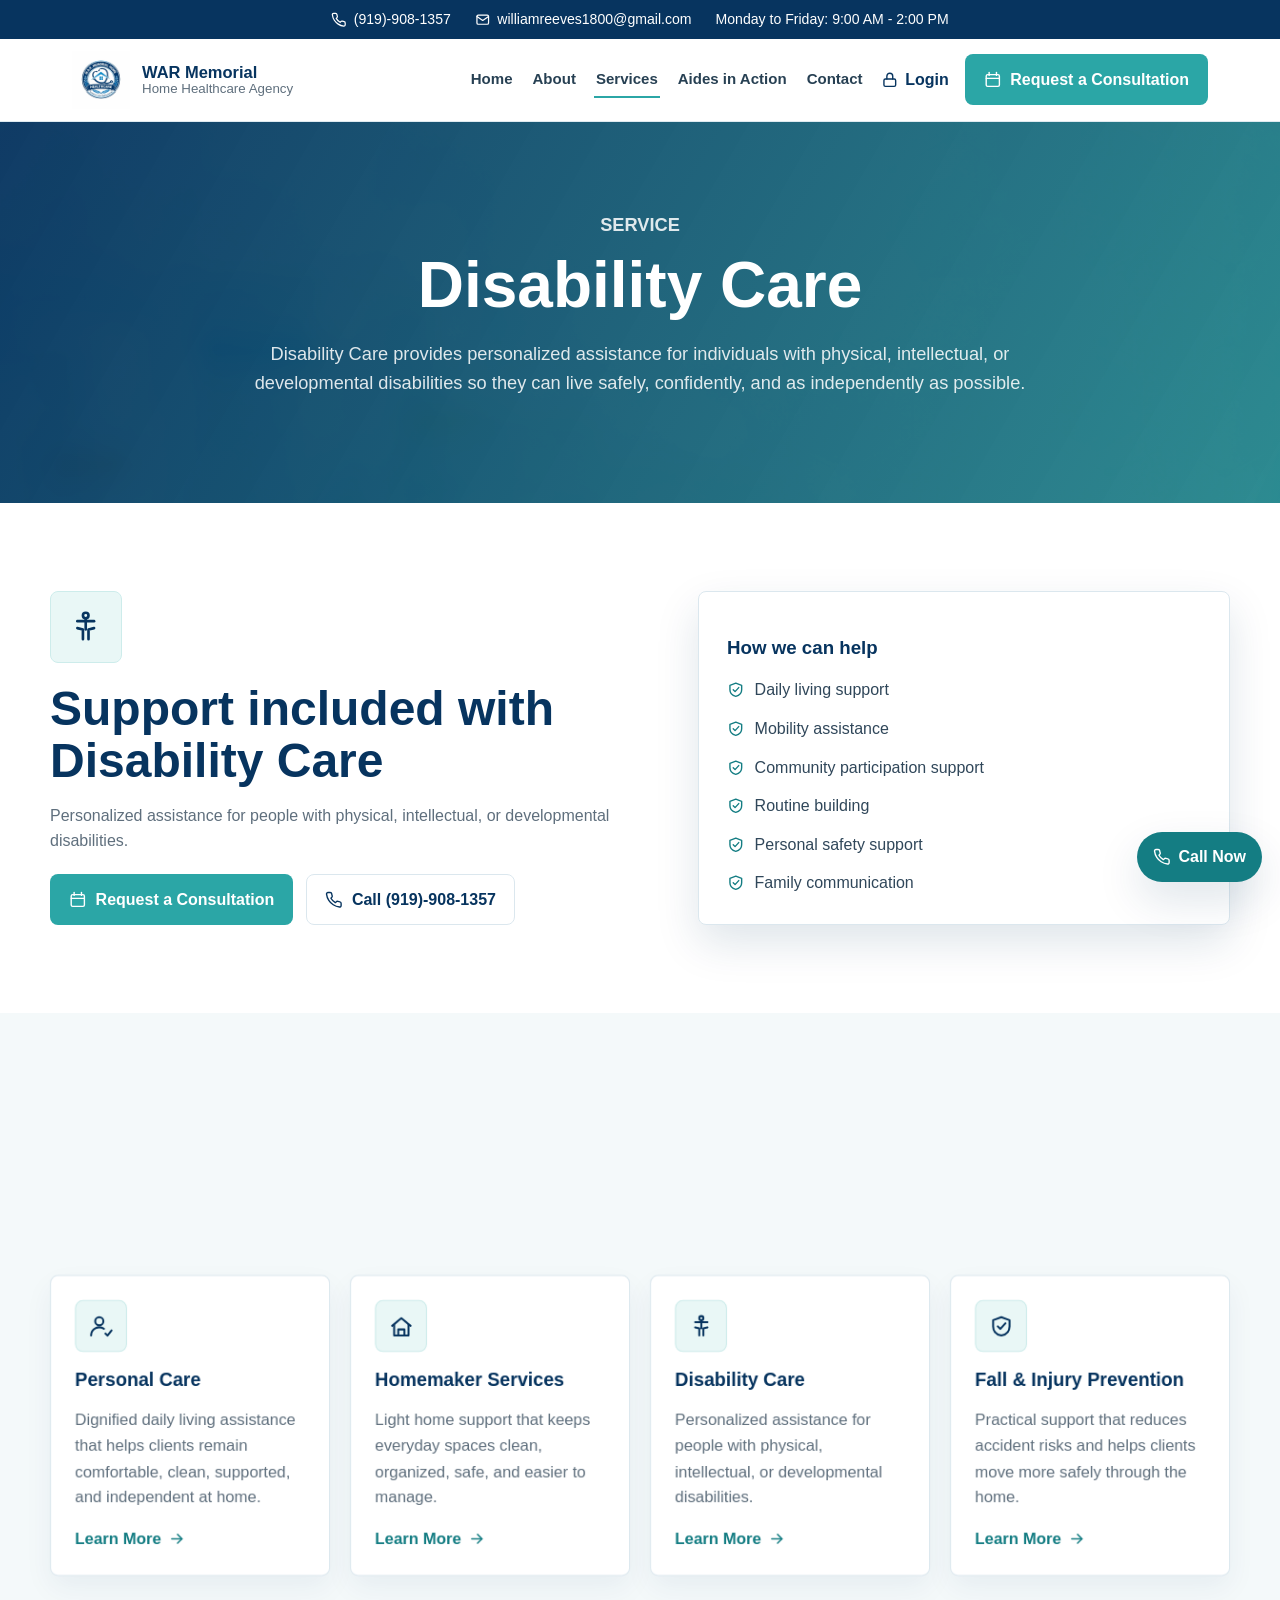
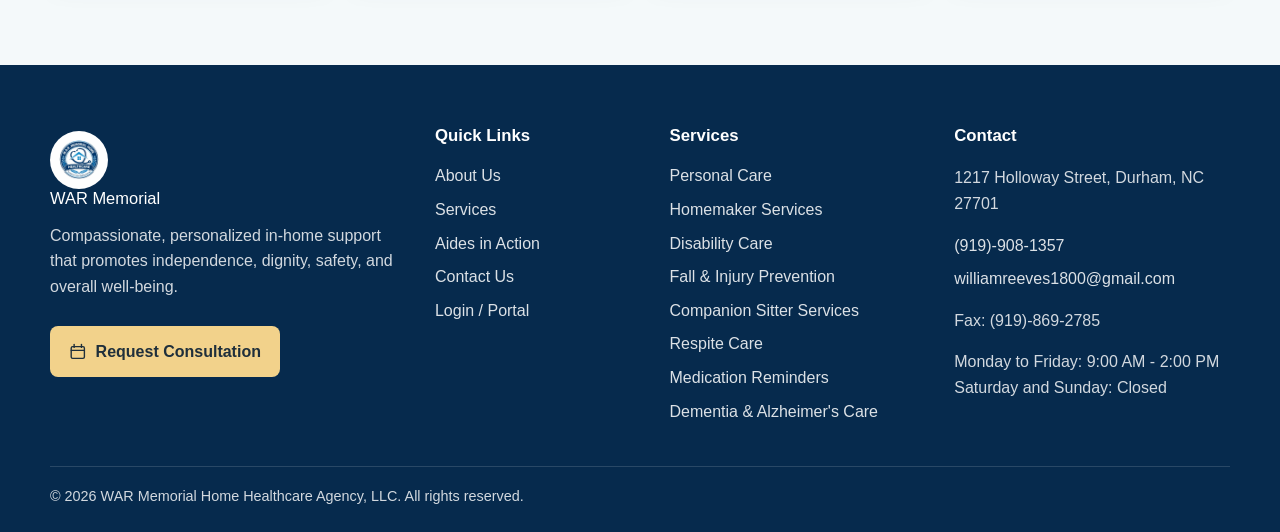
<file: disability-care.html>
<!doctype html>
<html lang="en">
<head>
  <meta charset="utf-8">
  <meta name="viewport" content="width=device-width, initial-scale=1">
  <title>Disability Care in Durham, NC | Personalized In-Home Support</title>
  <meta name="description" content="Personalized disability care in Durham, NC with daily living support, mobility assistance, routine building, safety support, and family communication.">
  <meta name="theme-color" content="#07345f">
  <meta property="og:title" content="Disability Care in Durham, NC | Personalized In-Home Support">
  <meta property="og:description" content="Personalized disability care in Durham, NC with daily living support, mobility assistance, routine building, safety support, and family communication.">
  <meta property="og:type" content="website">
  <meta property="og:image" content="assets/logo.jpg">
  <link rel="preload" href="assets/logo.jpg" as="image">
  <link rel="stylesheet" href="styles.css">
</head>
<body data-page="disability-care">

    <a class="skip-link" href="#main">Skip to content</a>
    <header class="site-header">
      <div class="top-strip">
        <a href="tel:+19199081357"><svg class="icon" viewBox="0 0 24 24" aria-hidden="true" fill="none" stroke="currentColor" stroke-width="1.9" stroke-linecap="round" stroke-linejoin="round"><path d="M22 16.9v3a2 2 0 0 1-2.2 2 19.8 19.8 0 0 1-8.6-3.1 19.4 19.4 0 0 1-6-6A19.8 19.8 0 0 1 2.1 4.2 2 2 0 0 1 4.1 2h3a2 2 0 0 1 2 1.7c.1 1 .4 1.9.7 2.8a2 2 0 0 1-.5 2.1L8.1 9.9a16 16 0 0 0 6 6l1.3-1.2a2 2 0 0 1 2.1-.5c.9.3 1.8.6 2.8.7a2 2 0 0 1 1.7 2z"/></svg> (919)-908-1357</a>
        <a href="mailto:williamreeves1800@gmail.com"><svg class="icon" viewBox="0 0 24 24" aria-hidden="true" fill="none" stroke="currentColor" stroke-width="1.9" stroke-linecap="round" stroke-linejoin="round"><rect x="3" y="5" width="18" height="14" rx="2"/><path d="m3 7 9 6 9-6"/></svg> williamreeves1800@gmail.com</a>
        <span>Monday to Friday: 9:00 AM - 2:00 PM</span>
      </div>
      <nav class="navbar" aria-label="Primary navigation">
        <a class="brand" href="index.html" aria-label="WAR Memorial Home Healthcare Agency home">
          <img src="assets/logo.jpg" alt="WAR Memorial Home Healthcare Agency logo">
          <span><strong>WAR Memorial</strong><small>Home Healthcare Agency</small></span>
        </a>
        <button class="menu-toggle" type="button" aria-label="Open menu" aria-expanded="false"><svg class="icon" viewBox="0 0 24 24" aria-hidden="true" fill="none" stroke="currentColor" stroke-width="1.9" stroke-linecap="round" stroke-linejoin="round"><path d="M4 7h16"/><path d="M4 12h16"/><path d="M4 17h16"/></svg></button>
        <div class="nav-menu">
          <a class="nav-link" href="index.html">Home</a><a class="nav-link" href="about.html">About</a><a class="nav-link active" href="services.html">Services</a><a class="nav-link" href="gallery.html">Aides in Action</a><a class="nav-link" href="contact.html">Contact</a>
          <a class="login-link" href="login.html"><svg class="icon" viewBox="0 0 24 24" aria-hidden="true" fill="none" stroke="currentColor" stroke-width="1.9" stroke-linecap="round" stroke-linejoin="round"><rect x="4" y="11" width="16" height="10" rx="2"/><path d="M8 11V7a4 4 0 0 1 8 0v4"/></svg> Login</a>
          <a class="btn btn-primary nav-cta" href="consultation.html"><svg class="icon" viewBox="0 0 24 24" aria-hidden="true" fill="none" stroke="currentColor" stroke-width="1.9" stroke-linecap="round" stroke-linejoin="round"><path d="M7 2v4"/><path d="M17 2v4"/><rect x="3" y="5" width="18" height="16" rx="2"/><path d="M3 10h18"/></svg> Request a Consultation</a>
        </div>
      </nav>
    </header>
<main id="main">
<section class="page-hero">
    <div class="section-inner narrow reveal">
      <p class="eyebrow">Service</p>
      <h1>Disability Care</h1>
      <p>Disability Care provides personalized assistance for individuals with physical, intellectual, or developmental disabilities so they can live safely, confidently, and as independently as possible.</p>
    </div>
  </section>
    <section class="section split">
      <div class="section-inner split-grid">
        <div class="reveal">
          <div class="large-icon"><svg class="icon" viewBox="0 0 24 24" aria-hidden="true" fill="none" stroke="currentColor" stroke-width="1.9" stroke-linecap="round" stroke-linejoin="round"><circle cx="12" cy="4" r="2"/><path d="M10 21v-7l-4-1"/><path d="M14 21v-7l4-1"/><path d="M6 8h12"/><path d="M12 6v8"/></svg></div>
          <h2>Support included with Disability Care</h2>
          <p>Personalized assistance for people with physical, intellectual, or developmental disabilities.</p>
          
          <div class="button-row"><a class="btn btn-primary" href="consultation.html"><svg class="icon" viewBox="0 0 24 24" aria-hidden="true" fill="none" stroke="currentColor" stroke-width="1.9" stroke-linecap="round" stroke-linejoin="round"><path d="M7 2v4"/><path d="M17 2v4"/><rect x="3" y="5" width="18" height="16" rx="2"/><path d="M3 10h18"/></svg> Request a Consultation</a><a class="btn btn-secondary" href="tel:+19199081357"><svg class="icon" viewBox="0 0 24 24" aria-hidden="true" fill="none" stroke="currentColor" stroke-width="1.9" stroke-linecap="round" stroke-linejoin="round"><path d="M22 16.9v3a2 2 0 0 1-2.2 2 19.8 19.8 0 0 1-8.6-3.1 19.4 19.4 0 0 1-6-6A19.8 19.8 0 0 1 2.1 4.2 2 2 0 0 1 4.1 2h3a2 2 0 0 1 2 1.7c.1 1 .4 1.9.7 2.8a2 2 0 0 1-.5 2.1L8.1 9.9a16 16 0 0 0 6 6l1.3-1.2a2 2 0 0 1 2.1-.5c.9.3 1.8.6 2.8.7a2 2 0 0 1 1.7 2z"/></svg> Call (919)-908-1357</a></div>
        </div>
        <div class="check-card reveal">
          <h3>How we can help</h3>
          <ul><li><svg class="icon" viewBox="0 0 24 24" aria-hidden="true" fill="none" stroke="currentColor" stroke-width="1.9" stroke-linecap="round" stroke-linejoin="round"><path d="M12 3 20 6v6c0 5-3.5 8-8 9-4.5-1-8-4-8-9V6l8-3z"/><path d="m8.5 12 2.5 2.5L16 9"/></svg> Daily living support</li><li><svg class="icon" viewBox="0 0 24 24" aria-hidden="true" fill="none" stroke="currentColor" stroke-width="1.9" stroke-linecap="round" stroke-linejoin="round"><path d="M12 3 20 6v6c0 5-3.5 8-8 9-4.5-1-8-4-8-9V6l8-3z"/><path d="m8.5 12 2.5 2.5L16 9"/></svg> Mobility assistance</li><li><svg class="icon" viewBox="0 0 24 24" aria-hidden="true" fill="none" stroke="currentColor" stroke-width="1.9" stroke-linecap="round" stroke-linejoin="round"><path d="M12 3 20 6v6c0 5-3.5 8-8 9-4.5-1-8-4-8-9V6l8-3z"/><path d="m8.5 12 2.5 2.5L16 9"/></svg> Community participation support</li><li><svg class="icon" viewBox="0 0 24 24" aria-hidden="true" fill="none" stroke="currentColor" stroke-width="1.9" stroke-linecap="round" stroke-linejoin="round"><path d="M12 3 20 6v6c0 5-3.5 8-8 9-4.5-1-8-4-8-9V6l8-3z"/><path d="m8.5 12 2.5 2.5L16 9"/></svg> Routine building</li><li><svg class="icon" viewBox="0 0 24 24" aria-hidden="true" fill="none" stroke="currentColor" stroke-width="1.9" stroke-linecap="round" stroke-linejoin="round"><path d="M12 3 20 6v6c0 5-3.5 8-8 9-4.5-1-8-4-8-9V6l8-3z"/><path d="m8.5 12 2.5 2.5L16 9"/></svg> Personal safety support</li><li><svg class="icon" viewBox="0 0 24 24" aria-hidden="true" fill="none" stroke="currentColor" stroke-width="1.9" stroke-linecap="round" stroke-linejoin="round"><path d="M12 3 20 6v6c0 5-3.5 8-8 9-4.5-1-8-4-8-9V6l8-3z"/><path d="m8.5 12 2.5 2.5L16 9"/></svg> Family communication</li></ul>
        </div>
      </div>
    </section>
    <section class="section soft"><div class="section-inner"><div class="section-heading reveal"><p class="eyebrow">More services</p><h2>Support that can grow with your needs</h2></div><div class="service-grid">
    <article class="service-card reveal">
      <div class="service-icon"><svg class="icon" viewBox="0 0 24 24" aria-hidden="true" fill="none" stroke="currentColor" stroke-width="1.9" stroke-linecap="round" stroke-linejoin="round"><circle cx="10" cy="7" r="4"/><path d="M2 21a8 8 0 0 1 12.5-6.6"/><path d="m16 19 2 2 4-5"/></svg></div>
      <h3>Personal Care</h3>
      <p>Dignified daily living assistance that helps clients remain comfortable, clean, supported, and independent at home.</p>
      <a class="text-link" href="personal-care.html">Learn More <svg class="icon" viewBox="0 0 24 24" aria-hidden="true" fill="none" stroke="currentColor" stroke-width="1.9" stroke-linecap="round" stroke-linejoin="round"><path d="M5 12h14"/><path d="m13 6 6 6-6 6"/></svg></a>
    </article>
    <article class="service-card reveal">
      <div class="service-icon"><svg class="icon" viewBox="0 0 24 24" aria-hidden="true" fill="none" stroke="currentColor" stroke-width="1.9" stroke-linecap="round" stroke-linejoin="round"><path d="M3 11.5 12 4l9 7.5"/><path d="M5 10.5V21h14V10.5"/><path d="M9 21v-6h6v6"/></svg></div>
      <h3>Homemaker Services</h3>
      <p>Light home support that keeps everyday spaces clean, organized, safe, and easier to manage.</p>
      <a class="text-link" href="homemaker-services.html">Learn More <svg class="icon" viewBox="0 0 24 24" aria-hidden="true" fill="none" stroke="currentColor" stroke-width="1.9" stroke-linecap="round" stroke-linejoin="round"><path d="M5 12h14"/><path d="m13 6 6 6-6 6"/></svg></a>
    </article>
    <article class="service-card reveal">
      <div class="service-icon"><svg class="icon" viewBox="0 0 24 24" aria-hidden="true" fill="none" stroke="currentColor" stroke-width="1.9" stroke-linecap="round" stroke-linejoin="round"><circle cx="12" cy="4" r="2"/><path d="M10 21v-7l-4-1"/><path d="M14 21v-7l4-1"/><path d="M6 8h12"/><path d="M12 6v8"/></svg></div>
      <h3>Disability Care</h3>
      <p>Personalized assistance for people with physical, intellectual, or developmental disabilities.</p>
      <a class="text-link" href="disability-care.html">Learn More <svg class="icon" viewBox="0 0 24 24" aria-hidden="true" fill="none" stroke="currentColor" stroke-width="1.9" stroke-linecap="round" stroke-linejoin="round"><path d="M5 12h14"/><path d="m13 6 6 6-6 6"/></svg></a>
    </article>
    <article class="service-card reveal">
      <div class="service-icon"><svg class="icon" viewBox="0 0 24 24" aria-hidden="true" fill="none" stroke="currentColor" stroke-width="1.9" stroke-linecap="round" stroke-linejoin="round"><path d="M12 3 20 6v6c0 5-3.5 8-8 9-4.5-1-8-4-8-9V6l8-3z"/><path d="m8.5 12 2.5 2.5L16 9"/></svg></div>
      <h3>Fall & Injury Prevention</h3>
      <p>Practical support that reduces accident risks and helps clients move more safely through the home.</p>
      <a class="text-link" href="fall-injury-prevention.html">Learn More <svg class="icon" viewBox="0 0 24 24" aria-hidden="true" fill="none" stroke="currentColor" stroke-width="1.9" stroke-linecap="round" stroke-linejoin="round"><path d="M5 12h14"/><path d="m13 6 6 6-6 6"/></svg></a>
    </article></div></div></section>
</main>

    <footer class="footer">
      <div class="footer-grid">
        <div>
          <a class="footer-brand" href="index.html"><img src="assets/logo.jpg" alt=""><span>WAR Memorial</span></a>
          <p>Compassionate, personalized in-home support that promotes independence, dignity, safety, and overall well-being.</p>
          <a class="btn btn-gold" href="consultation.html"><svg class="icon" viewBox="0 0 24 24" aria-hidden="true" fill="none" stroke="currentColor" stroke-width="1.9" stroke-linecap="round" stroke-linejoin="round"><path d="M7 2v4"/><path d="M17 2v4"/><rect x="3" y="5" width="18" height="16" rx="2"/><path d="M3 10h18"/></svg> Request Consultation</a>
        </div>
        <div>
          <h2>Quick Links</h2>
          <a href="about.html">About Us</a>
          <a href="services.html">Services</a>
          <a href="gallery.html">Aides in Action</a>
          <a href="contact.html">Contact Us</a>
          <a href="login.html">Login / Portal</a>
        </div>
        <div>
          <h2>Services</h2>
          <a href="personal-care.html">Personal Care</a><a href="homemaker-services.html">Homemaker Services</a><a href="disability-care.html">Disability Care</a><a href="fall-injury-prevention.html">Fall & Injury Prevention</a><a href="companion-sitter-services.html">Companion Sitter Services</a><a href="respite-care.html">Respite Care</a><a href="medication-reminders.html">Medication Reminders</a><a href="dementia-alzheimers-care.html">Dementia & Alzheimer's Care</a>
        </div>
        <div>
          <h2>Contact</h2>
          <p>1217 Holloway Street, Durham, NC 27701</p>
          <a href="tel:+19199081357">(919)-908-1357</a>
          <a href="mailto:williamreeves1800@gmail.com">williamreeves1800@gmail.com</a>
          <p>Fax: (919)-869-2785</p>
          <p>Monday to Friday: 9:00 AM - 2:00 PM<br>Saturday and Sunday: Closed</p>
        </div>
      </div>
      <div class="footer-bottom">&copy; 2026 WAR Memorial Home Healthcare Agency, LLC. All rights reserved.</div>
    </footer>
<a class="call-float" href="tel:+19199081357" aria-label="Call WAR Memorial Home Healthcare Agency"><svg class="icon" viewBox="0 0 24 24" aria-hidden="true" fill="none" stroke="currentColor" stroke-width="1.9" stroke-linecap="round" stroke-linejoin="round"><path d="M22 16.9v3a2 2 0 0 1-2.2 2 19.8 19.8 0 0 1-8.6-3.1 19.4 19.4 0 0 1-6-6A19.8 19.8 0 0 1 2.1 4.2 2 2 0 0 1 4.1 2h3a2 2 0 0 1 2 1.7c.1 1 .4 1.9.7 2.8a2 2 0 0 1-.5 2.1L8.1 9.9a16 16 0 0 0 6 6l1.3-1.2a2 2 0 0 1 2.1-.5c.9.3 1.8.6 2.8.7a2 2 0 0 1 1.7 2z"/></svg><span>Call Now</span></a>
<script src="scripts.js"></script>
</body>
</html>
</file>
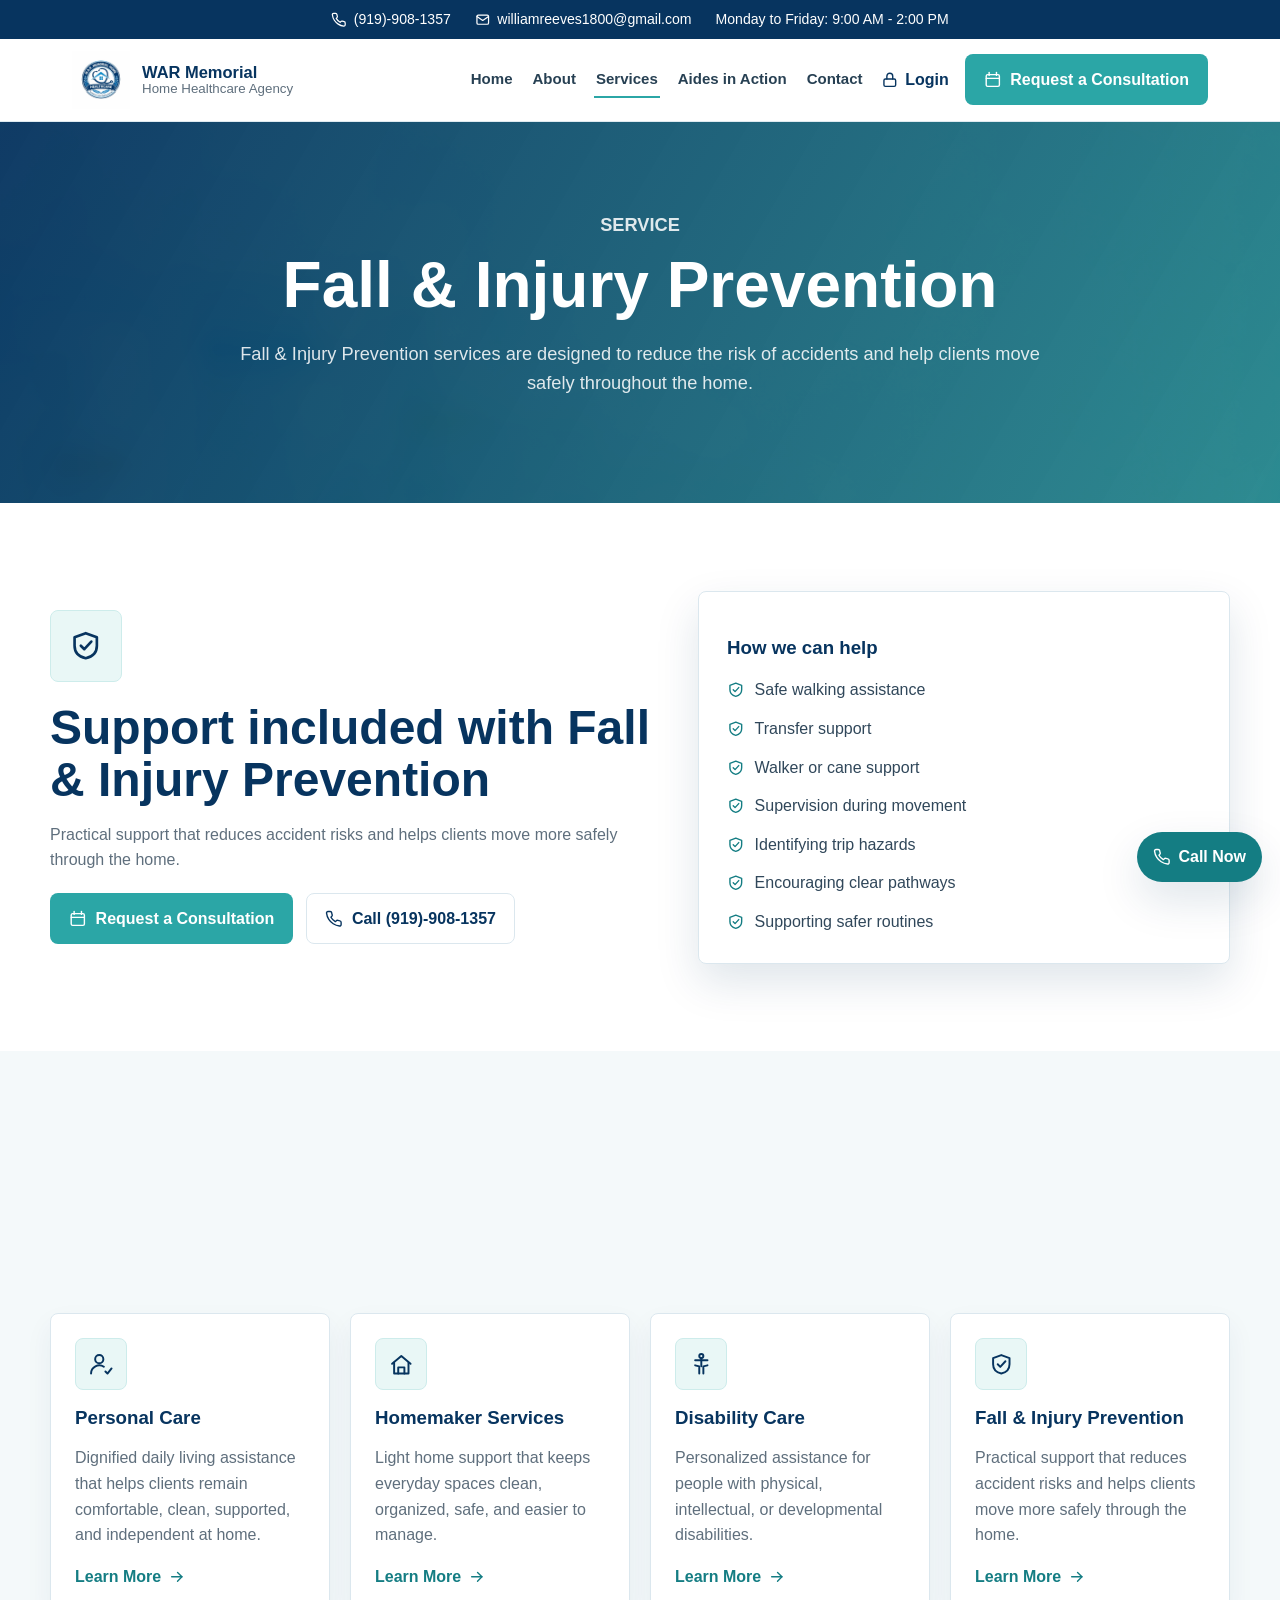
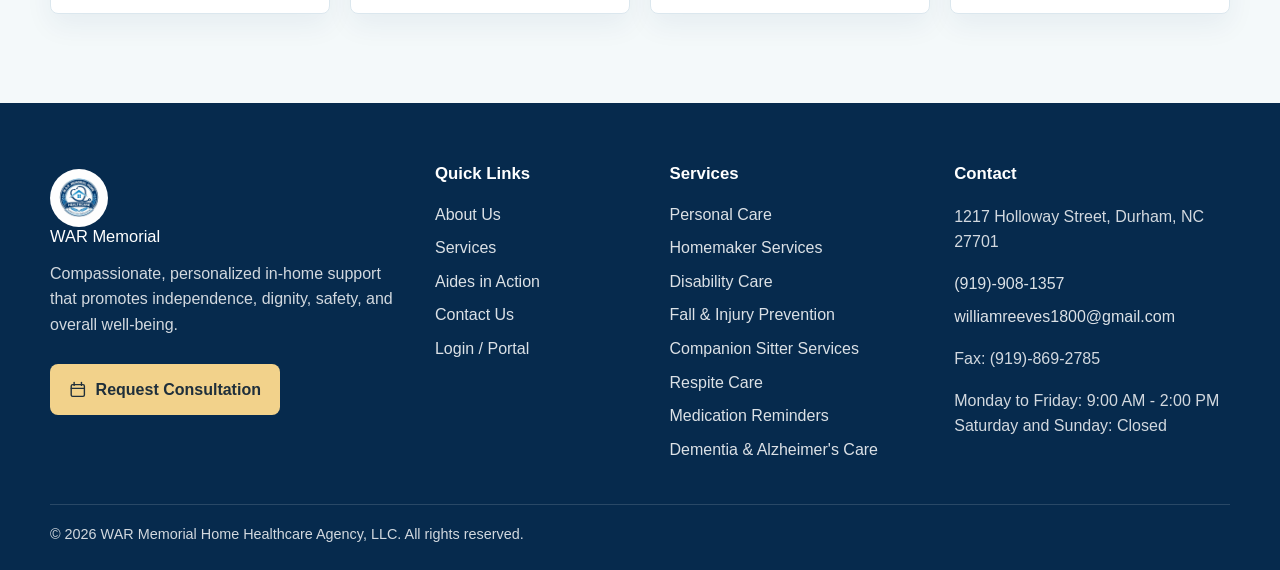
<file: fall-injury-prevention.html>
<!doctype html>
<html lang="en">
<head>
  <meta charset="utf-8">
  <meta name="viewport" content="width=device-width, initial-scale=1">
  <title>Fall & Injury Prevention Support in Durham, NC</title>
  <meta name="description" content="Fall and injury prevention support in Durham, NC, including safe walking assistance, transfer support, mobility supervision, trip hazard awareness, and safer routines.">
  <meta name="theme-color" content="#07345f">
  <meta property="og:title" content="Fall & Injury Prevention Support in Durham, NC">
  <meta property="og:description" content="Fall and injury prevention support in Durham, NC, including safe walking assistance, transfer support, mobility supervision, trip hazard awareness, and safer routines.">
  <meta property="og:type" content="website">
  <meta property="og:image" content="assets/logo.jpg">
  <link rel="preload" href="assets/logo.jpg" as="image">
  <link rel="stylesheet" href="styles.css">
</head>
<body data-page="fall-injury-prevention">

    <a class="skip-link" href="#main">Skip to content</a>
    <header class="site-header">
      <div class="top-strip">
        <a href="tel:+19199081357"><svg class="icon" viewBox="0 0 24 24" aria-hidden="true" fill="none" stroke="currentColor" stroke-width="1.9" stroke-linecap="round" stroke-linejoin="round"><path d="M22 16.9v3a2 2 0 0 1-2.2 2 19.8 19.8 0 0 1-8.6-3.1 19.4 19.4 0 0 1-6-6A19.8 19.8 0 0 1 2.1 4.2 2 2 0 0 1 4.1 2h3a2 2 0 0 1 2 1.7c.1 1 .4 1.9.7 2.8a2 2 0 0 1-.5 2.1L8.1 9.9a16 16 0 0 0 6 6l1.3-1.2a2 2 0 0 1 2.1-.5c.9.3 1.8.6 2.8.7a2 2 0 0 1 1.7 2z"/></svg> (919)-908-1357</a>
        <a href="mailto:williamreeves1800@gmail.com"><svg class="icon" viewBox="0 0 24 24" aria-hidden="true" fill="none" stroke="currentColor" stroke-width="1.9" stroke-linecap="round" stroke-linejoin="round"><rect x="3" y="5" width="18" height="14" rx="2"/><path d="m3 7 9 6 9-6"/></svg> williamreeves1800@gmail.com</a>
        <span>Monday to Friday: 9:00 AM - 2:00 PM</span>
      </div>
      <nav class="navbar" aria-label="Primary navigation">
        <a class="brand" href="index.html" aria-label="WAR Memorial Home Healthcare Agency home">
          <img src="assets/logo.jpg" alt="WAR Memorial Home Healthcare Agency logo">
          <span><strong>WAR Memorial</strong><small>Home Healthcare Agency</small></span>
        </a>
        <button class="menu-toggle" type="button" aria-label="Open menu" aria-expanded="false"><svg class="icon" viewBox="0 0 24 24" aria-hidden="true" fill="none" stroke="currentColor" stroke-width="1.9" stroke-linecap="round" stroke-linejoin="round"><path d="M4 7h16"/><path d="M4 12h16"/><path d="M4 17h16"/></svg></button>
        <div class="nav-menu">
          <a class="nav-link" href="index.html">Home</a><a class="nav-link" href="about.html">About</a><a class="nav-link active" href="services.html">Services</a><a class="nav-link" href="gallery.html">Aides in Action</a><a class="nav-link" href="contact.html">Contact</a>
          <a class="login-link" href="login.html"><svg class="icon" viewBox="0 0 24 24" aria-hidden="true" fill="none" stroke="currentColor" stroke-width="1.9" stroke-linecap="round" stroke-linejoin="round"><rect x="4" y="11" width="16" height="10" rx="2"/><path d="M8 11V7a4 4 0 0 1 8 0v4"/></svg> Login</a>
          <a class="btn btn-primary nav-cta" href="consultation.html"><svg class="icon" viewBox="0 0 24 24" aria-hidden="true" fill="none" stroke="currentColor" stroke-width="1.9" stroke-linecap="round" stroke-linejoin="round"><path d="M7 2v4"/><path d="M17 2v4"/><rect x="3" y="5" width="18" height="16" rx="2"/><path d="M3 10h18"/></svg> Request a Consultation</a>
        </div>
      </nav>
    </header>
<main id="main">
<section class="page-hero">
    <div class="section-inner narrow reveal">
      <p class="eyebrow">Service</p>
      <h1>Fall & Injury Prevention</h1>
      <p>Fall & Injury Prevention services are designed to reduce the risk of accidents and help clients move safely throughout the home.</p>
    </div>
  </section>
    <section class="section split">
      <div class="section-inner split-grid">
        <div class="reveal">
          <div class="large-icon"><svg class="icon" viewBox="0 0 24 24" aria-hidden="true" fill="none" stroke="currentColor" stroke-width="1.9" stroke-linecap="round" stroke-linejoin="round"><path d="M12 3 20 6v6c0 5-3.5 8-8 9-4.5-1-8-4-8-9V6l8-3z"/><path d="m8.5 12 2.5 2.5L16 9"/></svg></div>
          <h2>Support included with Fall & Injury Prevention</h2>
          <p>Practical support that reduces accident risks and helps clients move more safely through the home.</p>
          
          <div class="button-row"><a class="btn btn-primary" href="consultation.html"><svg class="icon" viewBox="0 0 24 24" aria-hidden="true" fill="none" stroke="currentColor" stroke-width="1.9" stroke-linecap="round" stroke-linejoin="round"><path d="M7 2v4"/><path d="M17 2v4"/><rect x="3" y="5" width="18" height="16" rx="2"/><path d="M3 10h18"/></svg> Request a Consultation</a><a class="btn btn-secondary" href="tel:+19199081357"><svg class="icon" viewBox="0 0 24 24" aria-hidden="true" fill="none" stroke="currentColor" stroke-width="1.9" stroke-linecap="round" stroke-linejoin="round"><path d="M22 16.9v3a2 2 0 0 1-2.2 2 19.8 19.8 0 0 1-8.6-3.1 19.4 19.4 0 0 1-6-6A19.8 19.8 0 0 1 2.1 4.2 2 2 0 0 1 4.1 2h3a2 2 0 0 1 2 1.7c.1 1 .4 1.9.7 2.8a2 2 0 0 1-.5 2.1L8.1 9.9a16 16 0 0 0 6 6l1.3-1.2a2 2 0 0 1 2.1-.5c.9.3 1.8.6 2.8.7a2 2 0 0 1 1.7 2z"/></svg> Call (919)-908-1357</a></div>
        </div>
        <div class="check-card reveal">
          <h3>How we can help</h3>
          <ul><li><svg class="icon" viewBox="0 0 24 24" aria-hidden="true" fill="none" stroke="currentColor" stroke-width="1.9" stroke-linecap="round" stroke-linejoin="round"><path d="M12 3 20 6v6c0 5-3.5 8-8 9-4.5-1-8-4-8-9V6l8-3z"/><path d="m8.5 12 2.5 2.5L16 9"/></svg> Safe walking assistance</li><li><svg class="icon" viewBox="0 0 24 24" aria-hidden="true" fill="none" stroke="currentColor" stroke-width="1.9" stroke-linecap="round" stroke-linejoin="round"><path d="M12 3 20 6v6c0 5-3.5 8-8 9-4.5-1-8-4-8-9V6l8-3z"/><path d="m8.5 12 2.5 2.5L16 9"/></svg> Transfer support</li><li><svg class="icon" viewBox="0 0 24 24" aria-hidden="true" fill="none" stroke="currentColor" stroke-width="1.9" stroke-linecap="round" stroke-linejoin="round"><path d="M12 3 20 6v6c0 5-3.5 8-8 9-4.5-1-8-4-8-9V6l8-3z"/><path d="m8.5 12 2.5 2.5L16 9"/></svg> Walker or cane support</li><li><svg class="icon" viewBox="0 0 24 24" aria-hidden="true" fill="none" stroke="currentColor" stroke-width="1.9" stroke-linecap="round" stroke-linejoin="round"><path d="M12 3 20 6v6c0 5-3.5 8-8 9-4.5-1-8-4-8-9V6l8-3z"/><path d="m8.5 12 2.5 2.5L16 9"/></svg> Supervision during movement</li><li><svg class="icon" viewBox="0 0 24 24" aria-hidden="true" fill="none" stroke="currentColor" stroke-width="1.9" stroke-linecap="round" stroke-linejoin="round"><path d="M12 3 20 6v6c0 5-3.5 8-8 9-4.5-1-8-4-8-9V6l8-3z"/><path d="m8.5 12 2.5 2.5L16 9"/></svg> Identifying trip hazards</li><li><svg class="icon" viewBox="0 0 24 24" aria-hidden="true" fill="none" stroke="currentColor" stroke-width="1.9" stroke-linecap="round" stroke-linejoin="round"><path d="M12 3 20 6v6c0 5-3.5 8-8 9-4.5-1-8-4-8-9V6l8-3z"/><path d="m8.5 12 2.5 2.5L16 9"/></svg> Encouraging clear pathways</li><li><svg class="icon" viewBox="0 0 24 24" aria-hidden="true" fill="none" stroke="currentColor" stroke-width="1.9" stroke-linecap="round" stroke-linejoin="round"><path d="M12 3 20 6v6c0 5-3.5 8-8 9-4.5-1-8-4-8-9V6l8-3z"/><path d="m8.5 12 2.5 2.5L16 9"/></svg> Supporting safer routines</li></ul>
        </div>
      </div>
    </section>
    <section class="section soft"><div class="section-inner"><div class="section-heading reveal"><p class="eyebrow">More services</p><h2>Support that can grow with your needs</h2></div><div class="service-grid">
    <article class="service-card reveal">
      <div class="service-icon"><svg class="icon" viewBox="0 0 24 24" aria-hidden="true" fill="none" stroke="currentColor" stroke-width="1.9" stroke-linecap="round" stroke-linejoin="round"><circle cx="10" cy="7" r="4"/><path d="M2 21a8 8 0 0 1 12.5-6.6"/><path d="m16 19 2 2 4-5"/></svg></div>
      <h3>Personal Care</h3>
      <p>Dignified daily living assistance that helps clients remain comfortable, clean, supported, and independent at home.</p>
      <a class="text-link" href="personal-care.html">Learn More <svg class="icon" viewBox="0 0 24 24" aria-hidden="true" fill="none" stroke="currentColor" stroke-width="1.9" stroke-linecap="round" stroke-linejoin="round"><path d="M5 12h14"/><path d="m13 6 6 6-6 6"/></svg></a>
    </article>
    <article class="service-card reveal">
      <div class="service-icon"><svg class="icon" viewBox="0 0 24 24" aria-hidden="true" fill="none" stroke="currentColor" stroke-width="1.9" stroke-linecap="round" stroke-linejoin="round"><path d="M3 11.5 12 4l9 7.5"/><path d="M5 10.5V21h14V10.5"/><path d="M9 21v-6h6v6"/></svg></div>
      <h3>Homemaker Services</h3>
      <p>Light home support that keeps everyday spaces clean, organized, safe, and easier to manage.</p>
      <a class="text-link" href="homemaker-services.html">Learn More <svg class="icon" viewBox="0 0 24 24" aria-hidden="true" fill="none" stroke="currentColor" stroke-width="1.9" stroke-linecap="round" stroke-linejoin="round"><path d="M5 12h14"/><path d="m13 6 6 6-6 6"/></svg></a>
    </article>
    <article class="service-card reveal">
      <div class="service-icon"><svg class="icon" viewBox="0 0 24 24" aria-hidden="true" fill="none" stroke="currentColor" stroke-width="1.9" stroke-linecap="round" stroke-linejoin="round"><circle cx="12" cy="4" r="2"/><path d="M10 21v-7l-4-1"/><path d="M14 21v-7l4-1"/><path d="M6 8h12"/><path d="M12 6v8"/></svg></div>
      <h3>Disability Care</h3>
      <p>Personalized assistance for people with physical, intellectual, or developmental disabilities.</p>
      <a class="text-link" href="disability-care.html">Learn More <svg class="icon" viewBox="0 0 24 24" aria-hidden="true" fill="none" stroke="currentColor" stroke-width="1.9" stroke-linecap="round" stroke-linejoin="round"><path d="M5 12h14"/><path d="m13 6 6 6-6 6"/></svg></a>
    </article>
    <article class="service-card reveal">
      <div class="service-icon"><svg class="icon" viewBox="0 0 24 24" aria-hidden="true" fill="none" stroke="currentColor" stroke-width="1.9" stroke-linecap="round" stroke-linejoin="round"><path d="M12 3 20 6v6c0 5-3.5 8-8 9-4.5-1-8-4-8-9V6l8-3z"/><path d="m8.5 12 2.5 2.5L16 9"/></svg></div>
      <h3>Fall & Injury Prevention</h3>
      <p>Practical support that reduces accident risks and helps clients move more safely through the home.</p>
      <a class="text-link" href="fall-injury-prevention.html">Learn More <svg class="icon" viewBox="0 0 24 24" aria-hidden="true" fill="none" stroke="currentColor" stroke-width="1.9" stroke-linecap="round" stroke-linejoin="round"><path d="M5 12h14"/><path d="m13 6 6 6-6 6"/></svg></a>
    </article></div></div></section>
</main>

    <footer class="footer">
      <div class="footer-grid">
        <div>
          <a class="footer-brand" href="index.html"><img src="assets/logo.jpg" alt=""><span>WAR Memorial</span></a>
          <p>Compassionate, personalized in-home support that promotes independence, dignity, safety, and overall well-being.</p>
          <a class="btn btn-gold" href="consultation.html"><svg class="icon" viewBox="0 0 24 24" aria-hidden="true" fill="none" stroke="currentColor" stroke-width="1.9" stroke-linecap="round" stroke-linejoin="round"><path d="M7 2v4"/><path d="M17 2v4"/><rect x="3" y="5" width="18" height="16" rx="2"/><path d="M3 10h18"/></svg> Request Consultation</a>
        </div>
        <div>
          <h2>Quick Links</h2>
          <a href="about.html">About Us</a>
          <a href="services.html">Services</a>
          <a href="gallery.html">Aides in Action</a>
          <a href="contact.html">Contact Us</a>
          <a href="login.html">Login / Portal</a>
        </div>
        <div>
          <h2>Services</h2>
          <a href="personal-care.html">Personal Care</a><a href="homemaker-services.html">Homemaker Services</a><a href="disability-care.html">Disability Care</a><a href="fall-injury-prevention.html">Fall & Injury Prevention</a><a href="companion-sitter-services.html">Companion Sitter Services</a><a href="respite-care.html">Respite Care</a><a href="medication-reminders.html">Medication Reminders</a><a href="dementia-alzheimers-care.html">Dementia & Alzheimer's Care</a>
        </div>
        <div>
          <h2>Contact</h2>
          <p>1217 Holloway Street, Durham, NC 27701</p>
          <a href="tel:+19199081357">(919)-908-1357</a>
          <a href="mailto:williamreeves1800@gmail.com">williamreeves1800@gmail.com</a>
          <p>Fax: (919)-869-2785</p>
          <p>Monday to Friday: 9:00 AM - 2:00 PM<br>Saturday and Sunday: Closed</p>
        </div>
      </div>
      <div class="footer-bottom">&copy; 2026 WAR Memorial Home Healthcare Agency, LLC. All rights reserved.</div>
    </footer>
<a class="call-float" href="tel:+19199081357" aria-label="Call WAR Memorial Home Healthcare Agency"><svg class="icon" viewBox="0 0 24 24" aria-hidden="true" fill="none" stroke="currentColor" stroke-width="1.9" stroke-linecap="round" stroke-linejoin="round"><path d="M22 16.9v3a2 2 0 0 1-2.2 2 19.8 19.8 0 0 1-8.6-3.1 19.4 19.4 0 0 1-6-6A19.8 19.8 0 0 1 2.1 4.2 2 2 0 0 1 4.1 2h3a2 2 0 0 1 2 1.7c.1 1 .4 1.9.7 2.8a2 2 0 0 1-.5 2.1L8.1 9.9a16 16 0 0 0 6 6l1.3-1.2a2 2 0 0 1 2.1-.5c.9.3 1.8.6 2.8.7a2 2 0 0 1 1.7 2z"/></svg><span>Call Now</span></a>
<script src="scripts.js"></script>
</body>
</html>
</file>
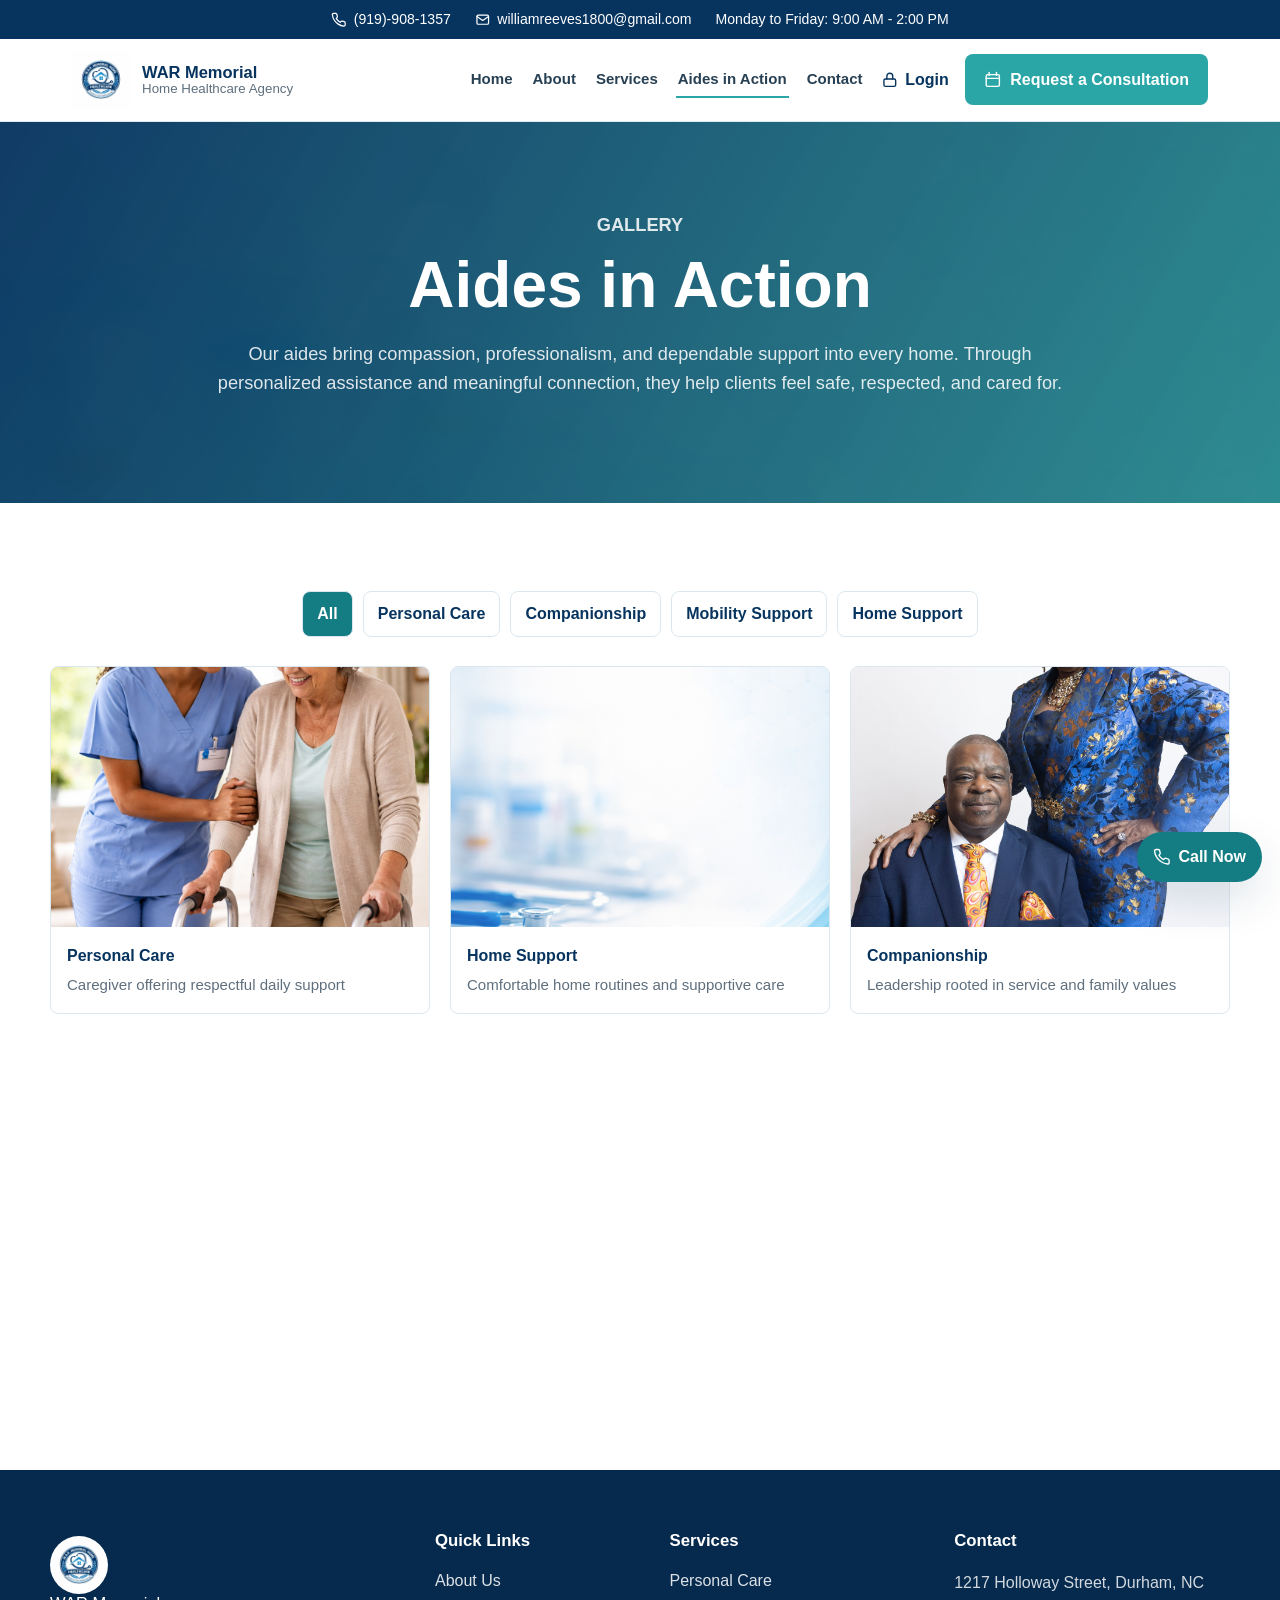
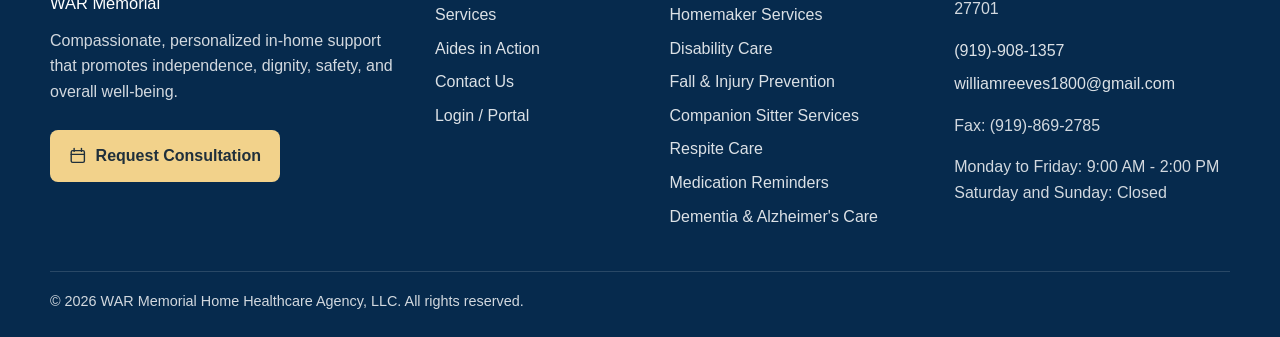
<file: gallery.html>
<!doctype html>
<html lang="en">
<head>
  <meta charset="utf-8">
  <meta name="viewport" content="width=device-width, initial-scale=1">
  <title>Aides in Action Gallery | WAR Memorial Home Healthcare Agency</title>
  <meta name="description" content="View the Aides in Action gallery from WAR Memorial Home Healthcare Agency, showing compassionate personal care, companionship, mobility support, and home support.">
  <meta name="theme-color" content="#07345f">
  <meta property="og:title" content="Aides in Action Gallery | WAR Memorial Home Healthcare Agency">
  <meta property="og:description" content="View the Aides in Action gallery from WAR Memorial Home Healthcare Agency, showing compassionate personal care, companionship, mobility support, and home support.">
  <meta property="og:type" content="website">
  <meta property="og:image" content="assets/logo.jpg">
  <link rel="preload" href="assets/logo.jpg" as="image">
  <link rel="stylesheet" href="styles.css">
</head>
<body data-page="gallery">

    <a class="skip-link" href="#main">Skip to content</a>
    <header class="site-header">
      <div class="top-strip">
        <a href="tel:+19199081357"><svg class="icon" viewBox="0 0 24 24" aria-hidden="true" fill="none" stroke="currentColor" stroke-width="1.9" stroke-linecap="round" stroke-linejoin="round"><path d="M22 16.9v3a2 2 0 0 1-2.2 2 19.8 19.8 0 0 1-8.6-3.1 19.4 19.4 0 0 1-6-6A19.8 19.8 0 0 1 2.1 4.2 2 2 0 0 1 4.1 2h3a2 2 0 0 1 2 1.7c.1 1 .4 1.9.7 2.8a2 2 0 0 1-.5 2.1L8.1 9.9a16 16 0 0 0 6 6l1.3-1.2a2 2 0 0 1 2.1-.5c.9.3 1.8.6 2.8.7a2 2 0 0 1 1.7 2z"/></svg> (919)-908-1357</a>
        <a href="mailto:williamreeves1800@gmail.com"><svg class="icon" viewBox="0 0 24 24" aria-hidden="true" fill="none" stroke="currentColor" stroke-width="1.9" stroke-linecap="round" stroke-linejoin="round"><rect x="3" y="5" width="18" height="14" rx="2"/><path d="m3 7 9 6 9-6"/></svg> williamreeves1800@gmail.com</a>
        <span>Monday to Friday: 9:00 AM - 2:00 PM</span>
      </div>
      <nav class="navbar" aria-label="Primary navigation">
        <a class="brand" href="index.html" aria-label="WAR Memorial Home Healthcare Agency home">
          <img src="assets/logo.jpg" alt="WAR Memorial Home Healthcare Agency logo">
          <span><strong>WAR Memorial</strong><small>Home Healthcare Agency</small></span>
        </a>
        <button class="menu-toggle" type="button" aria-label="Open menu" aria-expanded="false"><svg class="icon" viewBox="0 0 24 24" aria-hidden="true" fill="none" stroke="currentColor" stroke-width="1.9" stroke-linecap="round" stroke-linejoin="round"><path d="M4 7h16"/><path d="M4 12h16"/><path d="M4 17h16"/></svg></button>
        <div class="nav-menu">
          <a class="nav-link" href="index.html">Home</a><a class="nav-link" href="about.html">About</a><a class="nav-link" href="services.html">Services</a><a class="nav-link active" href="gallery.html">Aides in Action</a><a class="nav-link" href="contact.html">Contact</a>
          <a class="login-link" href="login.html"><svg class="icon" viewBox="0 0 24 24" aria-hidden="true" fill="none" stroke="currentColor" stroke-width="1.9" stroke-linecap="round" stroke-linejoin="round"><rect x="4" y="11" width="16" height="10" rx="2"/><path d="M8 11V7a4 4 0 0 1 8 0v4"/></svg> Login</a>
          <a class="btn btn-primary nav-cta" href="consultation.html"><svg class="icon" viewBox="0 0 24 24" aria-hidden="true" fill="none" stroke="currentColor" stroke-width="1.9" stroke-linecap="round" stroke-linejoin="round"><path d="M7 2v4"/><path d="M17 2v4"/><rect x="3" y="5" width="18" height="16" rx="2"/><path d="M3 10h18"/></svg> Request a Consultation</a>
        </div>
      </nav>
    </header>
<main id="main">
<section class="page-hero">
    <div class="section-inner narrow reveal">
      <p class="eyebrow">Gallery</p>
      <h1>Aides in Action</h1>
      <p>Our aides bring compassion, professionalism, and dependable support into every home. Through personalized assistance and meaningful connection, they help clients feel safe, respected, and cared for.</p>
    </div>
  </section>
  <section class="section">
    <div class="section-inner">
      <div class="filters reveal" aria-label="Gallery filters">
        <button class="filter-btn active" data-filter="All">All</button><button class="filter-btn" data-filter="Personal Care">Personal Care</button><button class="filter-btn" data-filter="Companionship">Companionship</button><button class="filter-btn" data-filter="Mobility Support">Mobility Support</button><button class="filter-btn" data-filter="Home Support">Home Support</button>
      </div>
      <div class="gallery-grid">
        <figure class="gallery-item reveal" data-category="Personal Care"><button type="button" data-lightbox="assets/caregiver-support.png" data-caption="Caregiver offering respectful daily support"><img src="assets/caregiver-support.png" alt="Caregiver offering respectful daily support"><figcaption><strong>Personal Care</strong><span>Caregiver offering respectful daily support</span></figcaption></button></figure><figure class="gallery-item reveal" data-category="Home Support"><button type="button" data-lightbox="assets/care-home.png" data-caption="Comfortable home routines and supportive care"><img src="assets/care-home.png" alt="Comfortable home routines and supportive care"><figcaption><strong>Home Support</strong><span>Comfortable home routines and supportive care</span></figcaption></button></figure><figure class="gallery-item reveal" data-category="Companionship"><button type="button" data-lightbox="assets/founders.jpg" data-caption="Leadership rooted in service and family values"><img src="assets/founders.jpg" alt="Leadership rooted in service and family values"><figcaption><strong>Companionship</strong><span>Leadership rooted in service and family values</span></figcaption></button></figure><figure class="gallery-item reveal" data-category="Mobility Support"><button type="button" data-lightbox="assets/william-reeves.jpg" data-caption="A legacy of healthcare service"><img src="assets/william-reeves.jpg" alt="A legacy of healthcare service"><figcaption><strong>Mobility Support</strong><span>A legacy of healthcare service</span></figcaption></button></figure><figure class="gallery-item reveal" data-category="Companionship"><button type="button" data-lightbox="assets/william-alphonza.png" data-caption="Community-centered care legacy"><img src="assets/william-alphonza.png" alt="Community-centered care legacy"><figcaption><strong>Companionship</strong><span>Community-centered care legacy</span></figcaption></button></figure><figure class="gallery-item reveal" data-category="Home Support"><button type="button" data-lightbox="assets/logo.jpg" data-caption="Partners in your healing journey"><img src="assets/logo.jpg" alt="Partners in your healing journey"><figcaption><strong>Home Support</strong><span>Partners in your healing journey</span></figcaption></button></figure>
      </div>
    </div>
  </section>
  <div class="lightbox" aria-hidden="true"><button class="lightbox-close" aria-label="Close preview">&times;</button><img alt=""><p></p></div>
</main>

    <footer class="footer">
      <div class="footer-grid">
        <div>
          <a class="footer-brand" href="index.html"><img src="assets/logo.jpg" alt=""><span>WAR Memorial</span></a>
          <p>Compassionate, personalized in-home support that promotes independence, dignity, safety, and overall well-being.</p>
          <a class="btn btn-gold" href="consultation.html"><svg class="icon" viewBox="0 0 24 24" aria-hidden="true" fill="none" stroke="currentColor" stroke-width="1.9" stroke-linecap="round" stroke-linejoin="round"><path d="M7 2v4"/><path d="M17 2v4"/><rect x="3" y="5" width="18" height="16" rx="2"/><path d="M3 10h18"/></svg> Request Consultation</a>
        </div>
        <div>
          <h2>Quick Links</h2>
          <a href="about.html">About Us</a>
          <a href="services.html">Services</a>
          <a href="gallery.html">Aides in Action</a>
          <a href="contact.html">Contact Us</a>
          <a href="login.html">Login / Portal</a>
        </div>
        <div>
          <h2>Services</h2>
          <a href="personal-care.html">Personal Care</a><a href="homemaker-services.html">Homemaker Services</a><a href="disability-care.html">Disability Care</a><a href="fall-injury-prevention.html">Fall & Injury Prevention</a><a href="companion-sitter-services.html">Companion Sitter Services</a><a href="respite-care.html">Respite Care</a><a href="medication-reminders.html">Medication Reminders</a><a href="dementia-alzheimers-care.html">Dementia & Alzheimer's Care</a>
        </div>
        <div>
          <h2>Contact</h2>
          <p>1217 Holloway Street, Durham, NC 27701</p>
          <a href="tel:+19199081357">(919)-908-1357</a>
          <a href="mailto:williamreeves1800@gmail.com">williamreeves1800@gmail.com</a>
          <p>Fax: (919)-869-2785</p>
          <p>Monday to Friday: 9:00 AM - 2:00 PM<br>Saturday and Sunday: Closed</p>
        </div>
      </div>
      <div class="footer-bottom">&copy; 2026 WAR Memorial Home Healthcare Agency, LLC. All rights reserved.</div>
    </footer>
<a class="call-float" href="tel:+19199081357" aria-label="Call WAR Memorial Home Healthcare Agency"><svg class="icon" viewBox="0 0 24 24" aria-hidden="true" fill="none" stroke="currentColor" stroke-width="1.9" stroke-linecap="round" stroke-linejoin="round"><path d="M22 16.9v3a2 2 0 0 1-2.2 2 19.8 19.8 0 0 1-8.6-3.1 19.4 19.4 0 0 1-6-6A19.8 19.8 0 0 1 2.1 4.2 2 2 0 0 1 4.1 2h3a2 2 0 0 1 2 1.7c.1 1 .4 1.9.7 2.8a2 2 0 0 1-.5 2.1L8.1 9.9a16 16 0 0 0 6 6l1.3-1.2a2 2 0 0 1 2.1-.5c.9.3 1.8.6 2.8.7a2 2 0 0 1 1.7 2z"/></svg><span>Call Now</span></a>
<script src="scripts.js"></script>
</body>
</html>
</file>
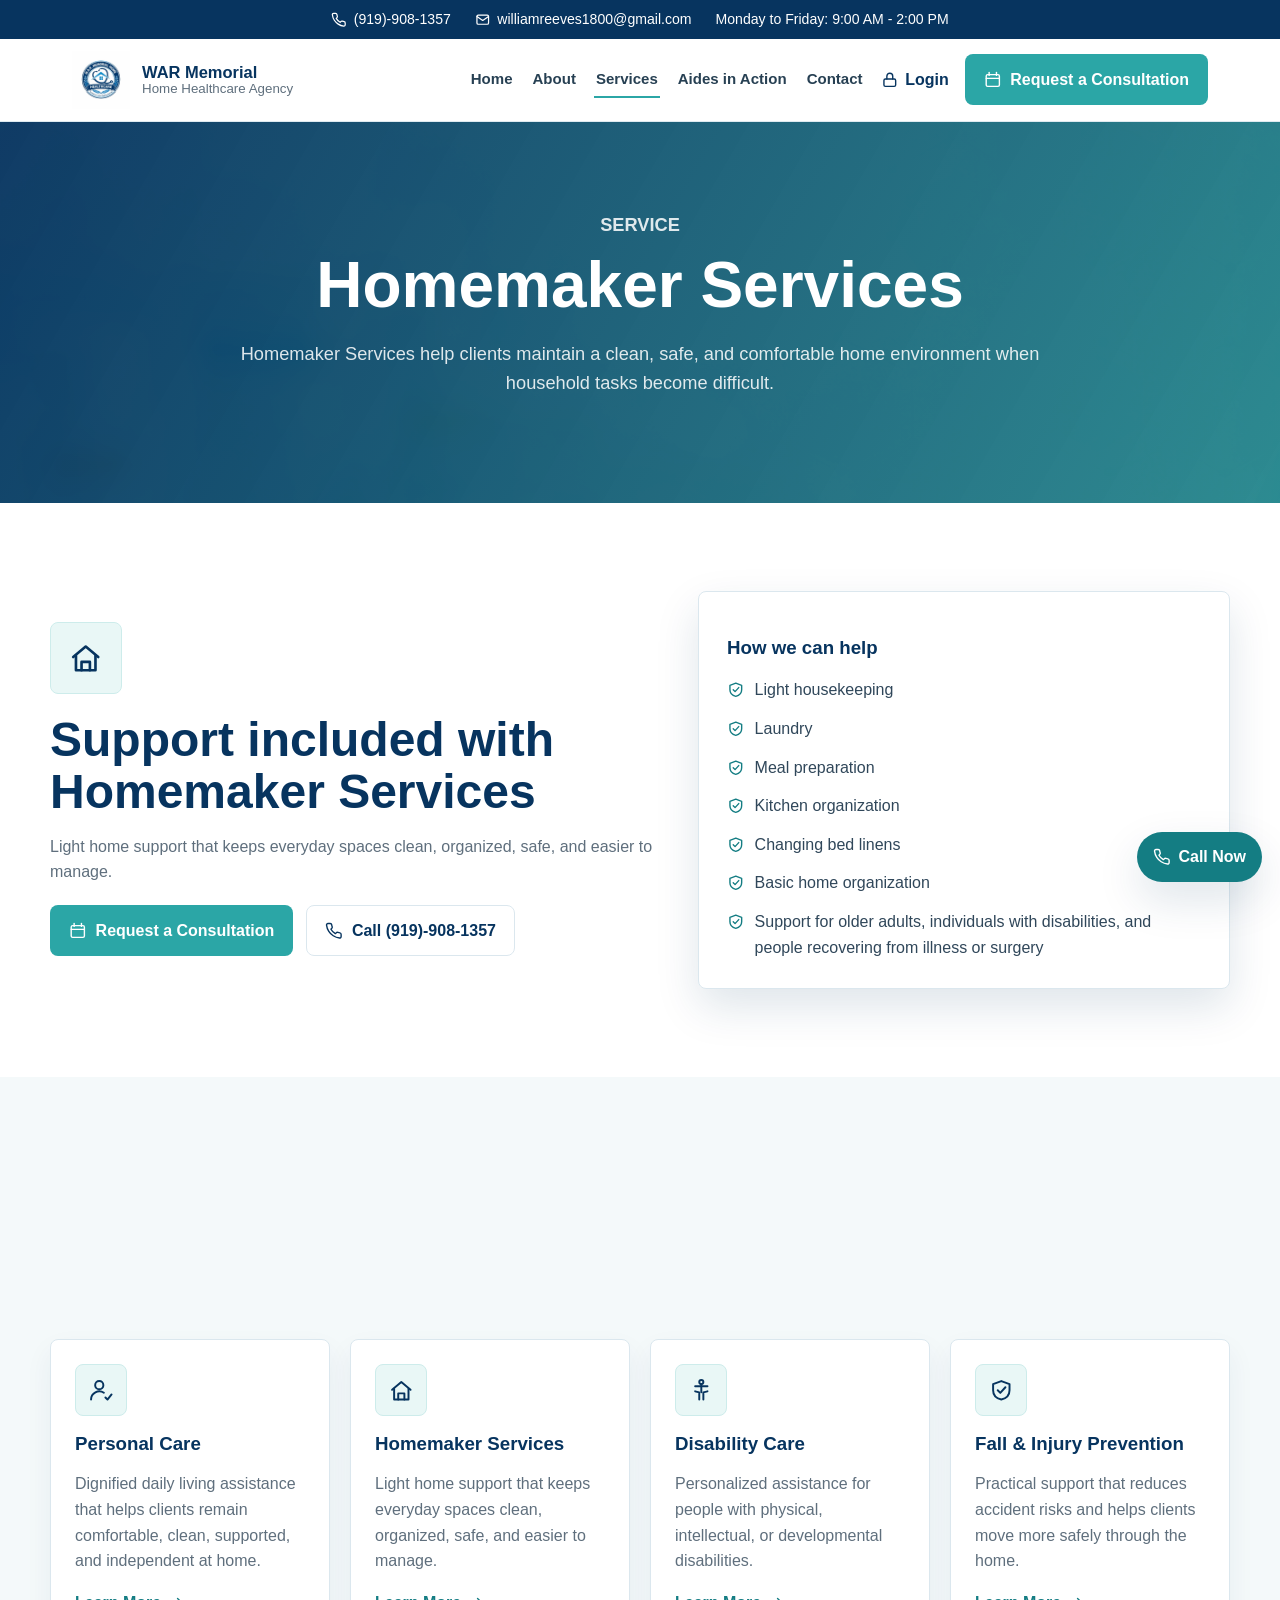
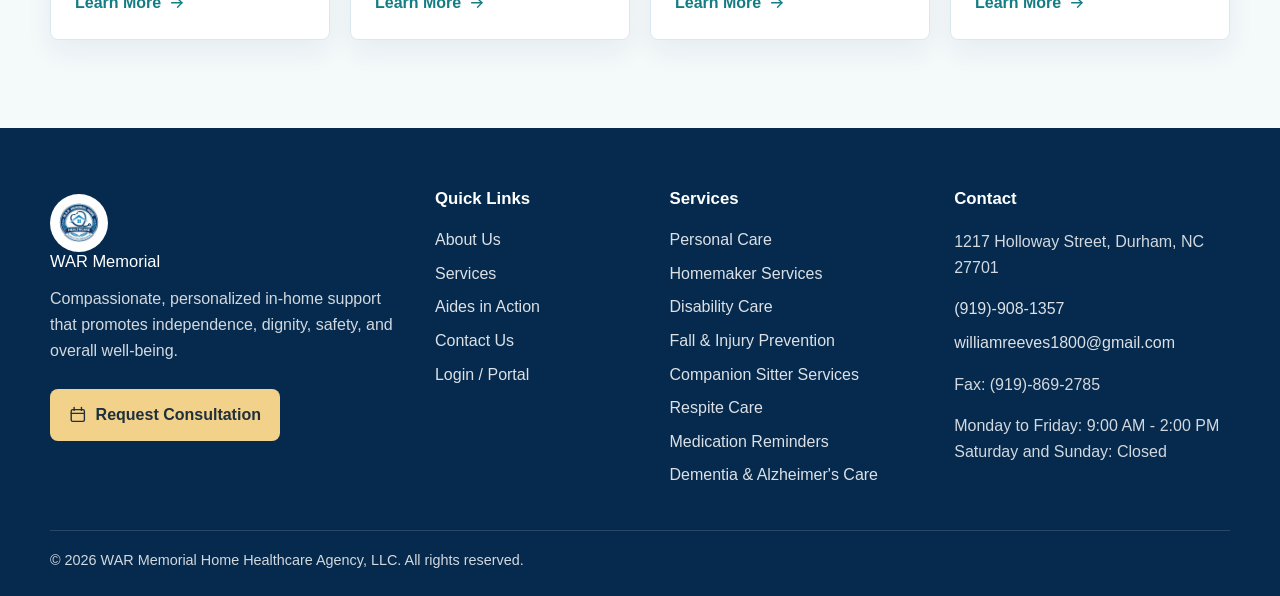
<file: homemaker-services.html>
<!doctype html>
<html lang="en">
<head>
  <meta charset="utf-8">
  <meta name="viewport" content="width=device-width, initial-scale=1">
  <title>Homemaker Services in Durham, NC | Home Support</title>
  <meta name="description" content="WAR Memorial Home Healthcare Agency offers homemaker services in Durham, NC, including light housekeeping, laundry, meal preparation, kitchen organization, and home support.">
  <meta name="theme-color" content="#07345f">
  <meta property="og:title" content="Homemaker Services in Durham, NC | Home Support">
  <meta property="og:description" content="WAR Memorial Home Healthcare Agency offers homemaker services in Durham, NC, including light housekeeping, laundry, meal preparation, kitchen organization, and home support.">
  <meta property="og:type" content="website">
  <meta property="og:image" content="assets/logo.jpg">
  <link rel="preload" href="assets/logo.jpg" as="image">
  <link rel="stylesheet" href="styles.css">
</head>
<body data-page="homemaker-services">

    <a class="skip-link" href="#main">Skip to content</a>
    <header class="site-header">
      <div class="top-strip">
        <a href="tel:+19199081357"><svg class="icon" viewBox="0 0 24 24" aria-hidden="true" fill="none" stroke="currentColor" stroke-width="1.9" stroke-linecap="round" stroke-linejoin="round"><path d="M22 16.9v3a2 2 0 0 1-2.2 2 19.8 19.8 0 0 1-8.6-3.1 19.4 19.4 0 0 1-6-6A19.8 19.8 0 0 1 2.1 4.2 2 2 0 0 1 4.1 2h3a2 2 0 0 1 2 1.7c.1 1 .4 1.9.7 2.8a2 2 0 0 1-.5 2.1L8.1 9.9a16 16 0 0 0 6 6l1.3-1.2a2 2 0 0 1 2.1-.5c.9.3 1.8.6 2.8.7a2 2 0 0 1 1.7 2z"/></svg> (919)-908-1357</a>
        <a href="mailto:williamreeves1800@gmail.com"><svg class="icon" viewBox="0 0 24 24" aria-hidden="true" fill="none" stroke="currentColor" stroke-width="1.9" stroke-linecap="round" stroke-linejoin="round"><rect x="3" y="5" width="18" height="14" rx="2"/><path d="m3 7 9 6 9-6"/></svg> williamreeves1800@gmail.com</a>
        <span>Monday to Friday: 9:00 AM - 2:00 PM</span>
      </div>
      <nav class="navbar" aria-label="Primary navigation">
        <a class="brand" href="index.html" aria-label="WAR Memorial Home Healthcare Agency home">
          <img src="assets/logo.jpg" alt="WAR Memorial Home Healthcare Agency logo">
          <span><strong>WAR Memorial</strong><small>Home Healthcare Agency</small></span>
        </a>
        <button class="menu-toggle" type="button" aria-label="Open menu" aria-expanded="false"><svg class="icon" viewBox="0 0 24 24" aria-hidden="true" fill="none" stroke="currentColor" stroke-width="1.9" stroke-linecap="round" stroke-linejoin="round"><path d="M4 7h16"/><path d="M4 12h16"/><path d="M4 17h16"/></svg></button>
        <div class="nav-menu">
          <a class="nav-link" href="index.html">Home</a><a class="nav-link" href="about.html">About</a><a class="nav-link active" href="services.html">Services</a><a class="nav-link" href="gallery.html">Aides in Action</a><a class="nav-link" href="contact.html">Contact</a>
          <a class="login-link" href="login.html"><svg class="icon" viewBox="0 0 24 24" aria-hidden="true" fill="none" stroke="currentColor" stroke-width="1.9" stroke-linecap="round" stroke-linejoin="round"><rect x="4" y="11" width="16" height="10" rx="2"/><path d="M8 11V7a4 4 0 0 1 8 0v4"/></svg> Login</a>
          <a class="btn btn-primary nav-cta" href="consultation.html"><svg class="icon" viewBox="0 0 24 24" aria-hidden="true" fill="none" stroke="currentColor" stroke-width="1.9" stroke-linecap="round" stroke-linejoin="round"><path d="M7 2v4"/><path d="M17 2v4"/><rect x="3" y="5" width="18" height="16" rx="2"/><path d="M3 10h18"/></svg> Request a Consultation</a>
        </div>
      </nav>
    </header>
<main id="main">
<section class="page-hero">
    <div class="section-inner narrow reveal">
      <p class="eyebrow">Service</p>
      <h1>Homemaker Services</h1>
      <p>Homemaker Services help clients maintain a clean, safe, and comfortable home environment when household tasks become difficult.</p>
    </div>
  </section>
    <section class="section split">
      <div class="section-inner split-grid">
        <div class="reveal">
          <div class="large-icon"><svg class="icon" viewBox="0 0 24 24" aria-hidden="true" fill="none" stroke="currentColor" stroke-width="1.9" stroke-linecap="round" stroke-linejoin="round"><path d="M3 11.5 12 4l9 7.5"/><path d="M5 10.5V21h14V10.5"/><path d="M9 21v-6h6v6"/></svg></div>
          <h2>Support included with Homemaker Services</h2>
          <p>Light home support that keeps everyday spaces clean, organized, safe, and easier to manage.</p>
          
          <div class="button-row"><a class="btn btn-primary" href="consultation.html"><svg class="icon" viewBox="0 0 24 24" aria-hidden="true" fill="none" stroke="currentColor" stroke-width="1.9" stroke-linecap="round" stroke-linejoin="round"><path d="M7 2v4"/><path d="M17 2v4"/><rect x="3" y="5" width="18" height="16" rx="2"/><path d="M3 10h18"/></svg> Request a Consultation</a><a class="btn btn-secondary" href="tel:+19199081357"><svg class="icon" viewBox="0 0 24 24" aria-hidden="true" fill="none" stroke="currentColor" stroke-width="1.9" stroke-linecap="round" stroke-linejoin="round"><path d="M22 16.9v3a2 2 0 0 1-2.2 2 19.8 19.8 0 0 1-8.6-3.1 19.4 19.4 0 0 1-6-6A19.8 19.8 0 0 1 2.1 4.2 2 2 0 0 1 4.1 2h3a2 2 0 0 1 2 1.7c.1 1 .4 1.9.7 2.8a2 2 0 0 1-.5 2.1L8.1 9.9a16 16 0 0 0 6 6l1.3-1.2a2 2 0 0 1 2.1-.5c.9.3 1.8.6 2.8.7a2 2 0 0 1 1.7 2z"/></svg> Call (919)-908-1357</a></div>
        </div>
        <div class="check-card reveal">
          <h3>How we can help</h3>
          <ul><li><svg class="icon" viewBox="0 0 24 24" aria-hidden="true" fill="none" stroke="currentColor" stroke-width="1.9" stroke-linecap="round" stroke-linejoin="round"><path d="M12 3 20 6v6c0 5-3.5 8-8 9-4.5-1-8-4-8-9V6l8-3z"/><path d="m8.5 12 2.5 2.5L16 9"/></svg> Light housekeeping</li><li><svg class="icon" viewBox="0 0 24 24" aria-hidden="true" fill="none" stroke="currentColor" stroke-width="1.9" stroke-linecap="round" stroke-linejoin="round"><path d="M12 3 20 6v6c0 5-3.5 8-8 9-4.5-1-8-4-8-9V6l8-3z"/><path d="m8.5 12 2.5 2.5L16 9"/></svg> Laundry</li><li><svg class="icon" viewBox="0 0 24 24" aria-hidden="true" fill="none" stroke="currentColor" stroke-width="1.9" stroke-linecap="round" stroke-linejoin="round"><path d="M12 3 20 6v6c0 5-3.5 8-8 9-4.5-1-8-4-8-9V6l8-3z"/><path d="m8.5 12 2.5 2.5L16 9"/></svg> Meal preparation</li><li><svg class="icon" viewBox="0 0 24 24" aria-hidden="true" fill="none" stroke="currentColor" stroke-width="1.9" stroke-linecap="round" stroke-linejoin="round"><path d="M12 3 20 6v6c0 5-3.5 8-8 9-4.5-1-8-4-8-9V6l8-3z"/><path d="m8.5 12 2.5 2.5L16 9"/></svg> Kitchen organization</li><li><svg class="icon" viewBox="0 0 24 24" aria-hidden="true" fill="none" stroke="currentColor" stroke-width="1.9" stroke-linecap="round" stroke-linejoin="round"><path d="M12 3 20 6v6c0 5-3.5 8-8 9-4.5-1-8-4-8-9V6l8-3z"/><path d="m8.5 12 2.5 2.5L16 9"/></svg> Changing bed linens</li><li><svg class="icon" viewBox="0 0 24 24" aria-hidden="true" fill="none" stroke="currentColor" stroke-width="1.9" stroke-linecap="round" stroke-linejoin="round"><path d="M12 3 20 6v6c0 5-3.5 8-8 9-4.5-1-8-4-8-9V6l8-3z"/><path d="m8.5 12 2.5 2.5L16 9"/></svg> Basic home organization</li><li><svg class="icon" viewBox="0 0 24 24" aria-hidden="true" fill="none" stroke="currentColor" stroke-width="1.9" stroke-linecap="round" stroke-linejoin="round"><path d="M12 3 20 6v6c0 5-3.5 8-8 9-4.5-1-8-4-8-9V6l8-3z"/><path d="m8.5 12 2.5 2.5L16 9"/></svg> Support for older adults, individuals with disabilities, and people recovering from illness or surgery</li></ul>
        </div>
      </div>
    </section>
    <section class="section soft"><div class="section-inner"><div class="section-heading reveal"><p class="eyebrow">More services</p><h2>Support that can grow with your needs</h2></div><div class="service-grid">
    <article class="service-card reveal">
      <div class="service-icon"><svg class="icon" viewBox="0 0 24 24" aria-hidden="true" fill="none" stroke="currentColor" stroke-width="1.9" stroke-linecap="round" stroke-linejoin="round"><circle cx="10" cy="7" r="4"/><path d="M2 21a8 8 0 0 1 12.5-6.6"/><path d="m16 19 2 2 4-5"/></svg></div>
      <h3>Personal Care</h3>
      <p>Dignified daily living assistance that helps clients remain comfortable, clean, supported, and independent at home.</p>
      <a class="text-link" href="personal-care.html">Learn More <svg class="icon" viewBox="0 0 24 24" aria-hidden="true" fill="none" stroke="currentColor" stroke-width="1.9" stroke-linecap="round" stroke-linejoin="round"><path d="M5 12h14"/><path d="m13 6 6 6-6 6"/></svg></a>
    </article>
    <article class="service-card reveal">
      <div class="service-icon"><svg class="icon" viewBox="0 0 24 24" aria-hidden="true" fill="none" stroke="currentColor" stroke-width="1.9" stroke-linecap="round" stroke-linejoin="round"><path d="M3 11.5 12 4l9 7.5"/><path d="M5 10.5V21h14V10.5"/><path d="M9 21v-6h6v6"/></svg></div>
      <h3>Homemaker Services</h3>
      <p>Light home support that keeps everyday spaces clean, organized, safe, and easier to manage.</p>
      <a class="text-link" href="homemaker-services.html">Learn More <svg class="icon" viewBox="0 0 24 24" aria-hidden="true" fill="none" stroke="currentColor" stroke-width="1.9" stroke-linecap="round" stroke-linejoin="round"><path d="M5 12h14"/><path d="m13 6 6 6-6 6"/></svg></a>
    </article>
    <article class="service-card reveal">
      <div class="service-icon"><svg class="icon" viewBox="0 0 24 24" aria-hidden="true" fill="none" stroke="currentColor" stroke-width="1.9" stroke-linecap="round" stroke-linejoin="round"><circle cx="12" cy="4" r="2"/><path d="M10 21v-7l-4-1"/><path d="M14 21v-7l4-1"/><path d="M6 8h12"/><path d="M12 6v8"/></svg></div>
      <h3>Disability Care</h3>
      <p>Personalized assistance for people with physical, intellectual, or developmental disabilities.</p>
      <a class="text-link" href="disability-care.html">Learn More <svg class="icon" viewBox="0 0 24 24" aria-hidden="true" fill="none" stroke="currentColor" stroke-width="1.9" stroke-linecap="round" stroke-linejoin="round"><path d="M5 12h14"/><path d="m13 6 6 6-6 6"/></svg></a>
    </article>
    <article class="service-card reveal">
      <div class="service-icon"><svg class="icon" viewBox="0 0 24 24" aria-hidden="true" fill="none" stroke="currentColor" stroke-width="1.9" stroke-linecap="round" stroke-linejoin="round"><path d="M12 3 20 6v6c0 5-3.5 8-8 9-4.5-1-8-4-8-9V6l8-3z"/><path d="m8.5 12 2.5 2.5L16 9"/></svg></div>
      <h3>Fall & Injury Prevention</h3>
      <p>Practical support that reduces accident risks and helps clients move more safely through the home.</p>
      <a class="text-link" href="fall-injury-prevention.html">Learn More <svg class="icon" viewBox="0 0 24 24" aria-hidden="true" fill="none" stroke="currentColor" stroke-width="1.9" stroke-linecap="round" stroke-linejoin="round"><path d="M5 12h14"/><path d="m13 6 6 6-6 6"/></svg></a>
    </article></div></div></section>
</main>

    <footer class="footer">
      <div class="footer-grid">
        <div>
          <a class="footer-brand" href="index.html"><img src="assets/logo.jpg" alt=""><span>WAR Memorial</span></a>
          <p>Compassionate, personalized in-home support that promotes independence, dignity, safety, and overall well-being.</p>
          <a class="btn btn-gold" href="consultation.html"><svg class="icon" viewBox="0 0 24 24" aria-hidden="true" fill="none" stroke="currentColor" stroke-width="1.9" stroke-linecap="round" stroke-linejoin="round"><path d="M7 2v4"/><path d="M17 2v4"/><rect x="3" y="5" width="18" height="16" rx="2"/><path d="M3 10h18"/></svg> Request Consultation</a>
        </div>
        <div>
          <h2>Quick Links</h2>
          <a href="about.html">About Us</a>
          <a href="services.html">Services</a>
          <a href="gallery.html">Aides in Action</a>
          <a href="contact.html">Contact Us</a>
          <a href="login.html">Login / Portal</a>
        </div>
        <div>
          <h2>Services</h2>
          <a href="personal-care.html">Personal Care</a><a href="homemaker-services.html">Homemaker Services</a><a href="disability-care.html">Disability Care</a><a href="fall-injury-prevention.html">Fall & Injury Prevention</a><a href="companion-sitter-services.html">Companion Sitter Services</a><a href="respite-care.html">Respite Care</a><a href="medication-reminders.html">Medication Reminders</a><a href="dementia-alzheimers-care.html">Dementia & Alzheimer's Care</a>
        </div>
        <div>
          <h2>Contact</h2>
          <p>1217 Holloway Street, Durham, NC 27701</p>
          <a href="tel:+19199081357">(919)-908-1357</a>
          <a href="mailto:williamreeves1800@gmail.com">williamreeves1800@gmail.com</a>
          <p>Fax: (919)-869-2785</p>
          <p>Monday to Friday: 9:00 AM - 2:00 PM<br>Saturday and Sunday: Closed</p>
        </div>
      </div>
      <div class="footer-bottom">&copy; 2026 WAR Memorial Home Healthcare Agency, LLC. All rights reserved.</div>
    </footer>
<a class="call-float" href="tel:+19199081357" aria-label="Call WAR Memorial Home Healthcare Agency"><svg class="icon" viewBox="0 0 24 24" aria-hidden="true" fill="none" stroke="currentColor" stroke-width="1.9" stroke-linecap="round" stroke-linejoin="round"><path d="M22 16.9v3a2 2 0 0 1-2.2 2 19.8 19.8 0 0 1-8.6-3.1 19.4 19.4 0 0 1-6-6A19.8 19.8 0 0 1 2.1 4.2 2 2 0 0 1 4.1 2h3a2 2 0 0 1 2 1.7c.1 1 .4 1.9.7 2.8a2 2 0 0 1-.5 2.1L8.1 9.9a16 16 0 0 0 6 6l1.3-1.2a2 2 0 0 1 2.1-.5c.9.3 1.8.6 2.8.7a2 2 0 0 1 1.7 2z"/></svg><span>Call Now</span></a>
<script src="scripts.js"></script>
</body>
</html>
</file>
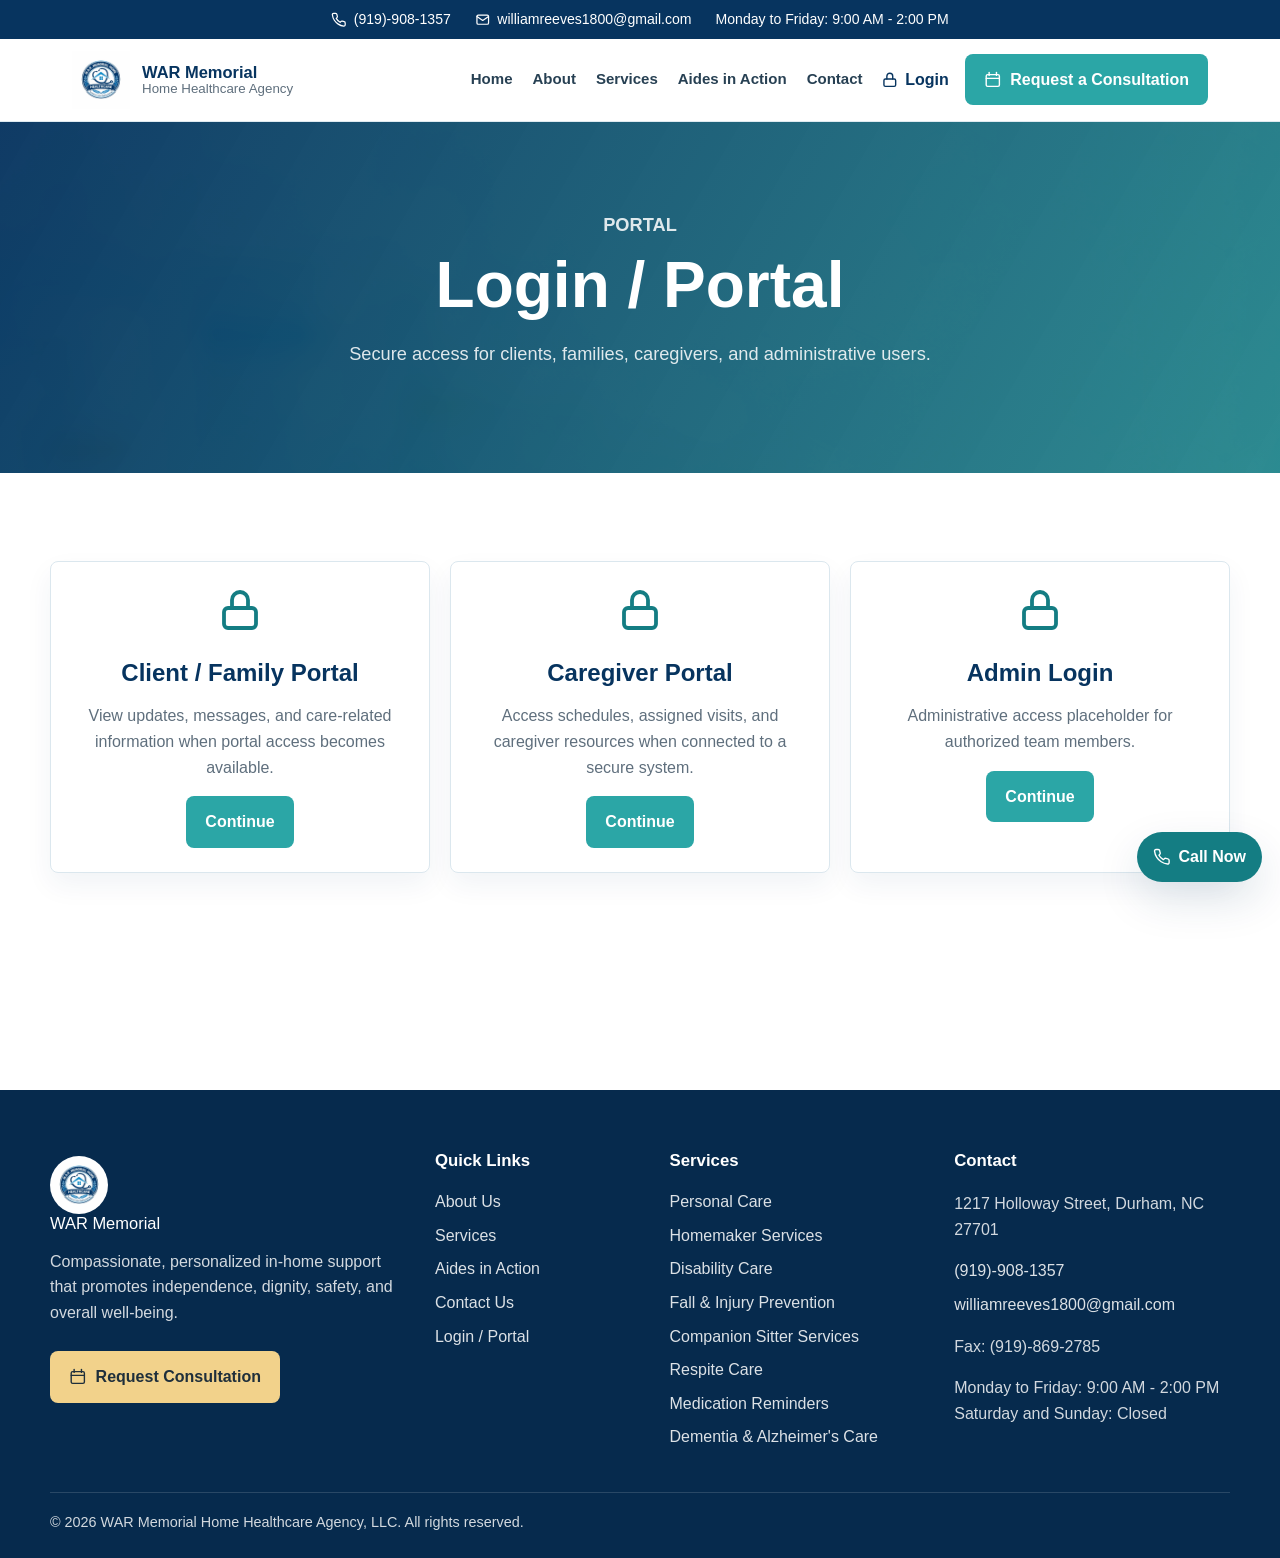
<file: login.html>
<!doctype html>
<html lang="en">
<head>
  <meta charset="utf-8">
  <meta name="viewport" content="width=device-width, initial-scale=1">
  <title>Login / Portal | WAR Memorial Home Healthcare Agency</title>
  <meta name="description" content="Secure placeholder portal access for WAR Memorial Home Healthcare Agency clients, families, caregivers, and administrative users.">
  <meta name="theme-color" content="#07345f">
  <meta property="og:title" content="Login / Portal | WAR Memorial Home Healthcare Agency">
  <meta property="og:description" content="Secure placeholder portal access for WAR Memorial Home Healthcare Agency clients, families, caregivers, and administrative users.">
  <meta property="og:type" content="website">
  <meta property="og:image" content="assets/logo.jpg">
  <link rel="preload" href="assets/logo.jpg" as="image">
  <link rel="stylesheet" href="styles.css">
</head>
<body data-page="login">

    <a class="skip-link" href="#main">Skip to content</a>
    <header class="site-header">
      <div class="top-strip">
        <a href="tel:+19199081357"><svg class="icon" viewBox="0 0 24 24" aria-hidden="true" fill="none" stroke="currentColor" stroke-width="1.9" stroke-linecap="round" stroke-linejoin="round"><path d="M22 16.9v3a2 2 0 0 1-2.2 2 19.8 19.8 0 0 1-8.6-3.1 19.4 19.4 0 0 1-6-6A19.8 19.8 0 0 1 2.1 4.2 2 2 0 0 1 4.1 2h3a2 2 0 0 1 2 1.7c.1 1 .4 1.9.7 2.8a2 2 0 0 1-.5 2.1L8.1 9.9a16 16 0 0 0 6 6l1.3-1.2a2 2 0 0 1 2.1-.5c.9.3 1.8.6 2.8.7a2 2 0 0 1 1.7 2z"/></svg> (919)-908-1357</a>
        <a href="mailto:williamreeves1800@gmail.com"><svg class="icon" viewBox="0 0 24 24" aria-hidden="true" fill="none" stroke="currentColor" stroke-width="1.9" stroke-linecap="round" stroke-linejoin="round"><rect x="3" y="5" width="18" height="14" rx="2"/><path d="m3 7 9 6 9-6"/></svg> williamreeves1800@gmail.com</a>
        <span>Monday to Friday: 9:00 AM - 2:00 PM</span>
      </div>
      <nav class="navbar" aria-label="Primary navigation">
        <a class="brand" href="index.html" aria-label="WAR Memorial Home Healthcare Agency home">
          <img src="assets/logo.jpg" alt="WAR Memorial Home Healthcare Agency logo">
          <span><strong>WAR Memorial</strong><small>Home Healthcare Agency</small></span>
        </a>
        <button class="menu-toggle" type="button" aria-label="Open menu" aria-expanded="false"><svg class="icon" viewBox="0 0 24 24" aria-hidden="true" fill="none" stroke="currentColor" stroke-width="1.9" stroke-linecap="round" stroke-linejoin="round"><path d="M4 7h16"/><path d="M4 12h16"/><path d="M4 17h16"/></svg></button>
        <div class="nav-menu">
          <a class="nav-link" href="index.html">Home</a><a class="nav-link" href="about.html">About</a><a class="nav-link" href="services.html">Services</a><a class="nav-link" href="gallery.html">Aides in Action</a><a class="nav-link" href="contact.html">Contact</a>
          <a class="login-link" href="login.html"><svg class="icon" viewBox="0 0 24 24" aria-hidden="true" fill="none" stroke="currentColor" stroke-width="1.9" stroke-linecap="round" stroke-linejoin="round"><rect x="4" y="11" width="16" height="10" rx="2"/><path d="M8 11V7a4 4 0 0 1 8 0v4"/></svg> Login</a>
          <a class="btn btn-primary nav-cta" href="consultation.html"><svg class="icon" viewBox="0 0 24 24" aria-hidden="true" fill="none" stroke="currentColor" stroke-width="1.9" stroke-linecap="round" stroke-linejoin="round"><path d="M7 2v4"/><path d="M17 2v4"/><rect x="3" y="5" width="18" height="16" rx="2"/><path d="M3 10h18"/></svg> Request a Consultation</a>
        </div>
      </nav>
    </header>
<main id="main">
<section class="page-hero">
    <div class="section-inner narrow reveal">
      <p class="eyebrow">Portal</p>
      <h1>Login / Portal</h1>
      <p>Secure access for clients, families, caregivers, and administrative users.</p>
    </div>
  </section>
  <section class="section"><div class="section-inner">
    <div class="portal-grid">
      <article class="portal-card reveal"><svg class="icon" viewBox="0 0 24 24" aria-hidden="true" fill="none" stroke="currentColor" stroke-width="1.9" stroke-linecap="round" stroke-linejoin="round"><rect x="4" y="11" width="16" height="10" rx="2"/><path d="M8 11V7a4 4 0 0 1 8 0v4"/></svg><h2>Client / Family Portal</h2><p>View updates, messages, and care-related information when portal access becomes available.</p><button class="btn btn-primary" type="button" data-placeholder-login>Continue</button></article><article class="portal-card reveal"><svg class="icon" viewBox="0 0 24 24" aria-hidden="true" fill="none" stroke="currentColor" stroke-width="1.9" stroke-linecap="round" stroke-linejoin="round"><rect x="4" y="11" width="16" height="10" rx="2"/><path d="M8 11V7a4 4 0 0 1 8 0v4"/></svg><h2>Caregiver Portal</h2><p>Access schedules, assigned visits, and caregiver resources when connected to a secure system.</p><button class="btn btn-primary" type="button" data-placeholder-login>Continue</button></article><article class="portal-card reveal"><svg class="icon" viewBox="0 0 24 24" aria-hidden="true" fill="none" stroke="currentColor" stroke-width="1.9" stroke-linecap="round" stroke-linejoin="round"><rect x="4" y="11" width="16" height="10" rx="2"/><path d="M8 11V7a4 4 0 0 1 8 0v4"/></svg><h2>Admin Login</h2><p>Administrative access placeholder for authorized team members.</p><button class="btn btn-primary" type="button" data-placeholder-login>Continue</button></article>
    </div>
    <div class="login-help reveal"><a href="#">Forgot Password</a><a href="contact.html">Need help logging in?</a><p>This is a polished placeholder page. Secure authentication should be connected before handling private client, caregiver, or administrative data.</p></div>
  </div></section>
</main>

    <footer class="footer">
      <div class="footer-grid">
        <div>
          <a class="footer-brand" href="index.html"><img src="assets/logo.jpg" alt=""><span>WAR Memorial</span></a>
          <p>Compassionate, personalized in-home support that promotes independence, dignity, safety, and overall well-being.</p>
          <a class="btn btn-gold" href="consultation.html"><svg class="icon" viewBox="0 0 24 24" aria-hidden="true" fill="none" stroke="currentColor" stroke-width="1.9" stroke-linecap="round" stroke-linejoin="round"><path d="M7 2v4"/><path d="M17 2v4"/><rect x="3" y="5" width="18" height="16" rx="2"/><path d="M3 10h18"/></svg> Request Consultation</a>
        </div>
        <div>
          <h2>Quick Links</h2>
          <a href="about.html">About Us</a>
          <a href="services.html">Services</a>
          <a href="gallery.html">Aides in Action</a>
          <a href="contact.html">Contact Us</a>
          <a href="login.html">Login / Portal</a>
        </div>
        <div>
          <h2>Services</h2>
          <a href="personal-care.html">Personal Care</a><a href="homemaker-services.html">Homemaker Services</a><a href="disability-care.html">Disability Care</a><a href="fall-injury-prevention.html">Fall & Injury Prevention</a><a href="companion-sitter-services.html">Companion Sitter Services</a><a href="respite-care.html">Respite Care</a><a href="medication-reminders.html">Medication Reminders</a><a href="dementia-alzheimers-care.html">Dementia & Alzheimer's Care</a>
        </div>
        <div>
          <h2>Contact</h2>
          <p>1217 Holloway Street, Durham, NC 27701</p>
          <a href="tel:+19199081357">(919)-908-1357</a>
          <a href="mailto:williamreeves1800@gmail.com">williamreeves1800@gmail.com</a>
          <p>Fax: (919)-869-2785</p>
          <p>Monday to Friday: 9:00 AM - 2:00 PM<br>Saturday and Sunday: Closed</p>
        </div>
      </div>
      <div class="footer-bottom">&copy; 2026 WAR Memorial Home Healthcare Agency, LLC. All rights reserved.</div>
    </footer>
<a class="call-float" href="tel:+19199081357" aria-label="Call WAR Memorial Home Healthcare Agency"><svg class="icon" viewBox="0 0 24 24" aria-hidden="true" fill="none" stroke="currentColor" stroke-width="1.9" stroke-linecap="round" stroke-linejoin="round"><path d="M22 16.9v3a2 2 0 0 1-2.2 2 19.8 19.8 0 0 1-8.6-3.1 19.4 19.4 0 0 1-6-6A19.8 19.8 0 0 1 2.1 4.2 2 2 0 0 1 4.1 2h3a2 2 0 0 1 2 1.7c.1 1 .4 1.9.7 2.8a2 2 0 0 1-.5 2.1L8.1 9.9a16 16 0 0 0 6 6l1.3-1.2a2 2 0 0 1 2.1-.5c.9.3 1.8.6 2.8.7a2 2 0 0 1 1.7 2z"/></svg><span>Call Now</span></a>
<script src="scripts.js"></script>
</body>
</html>
</file>
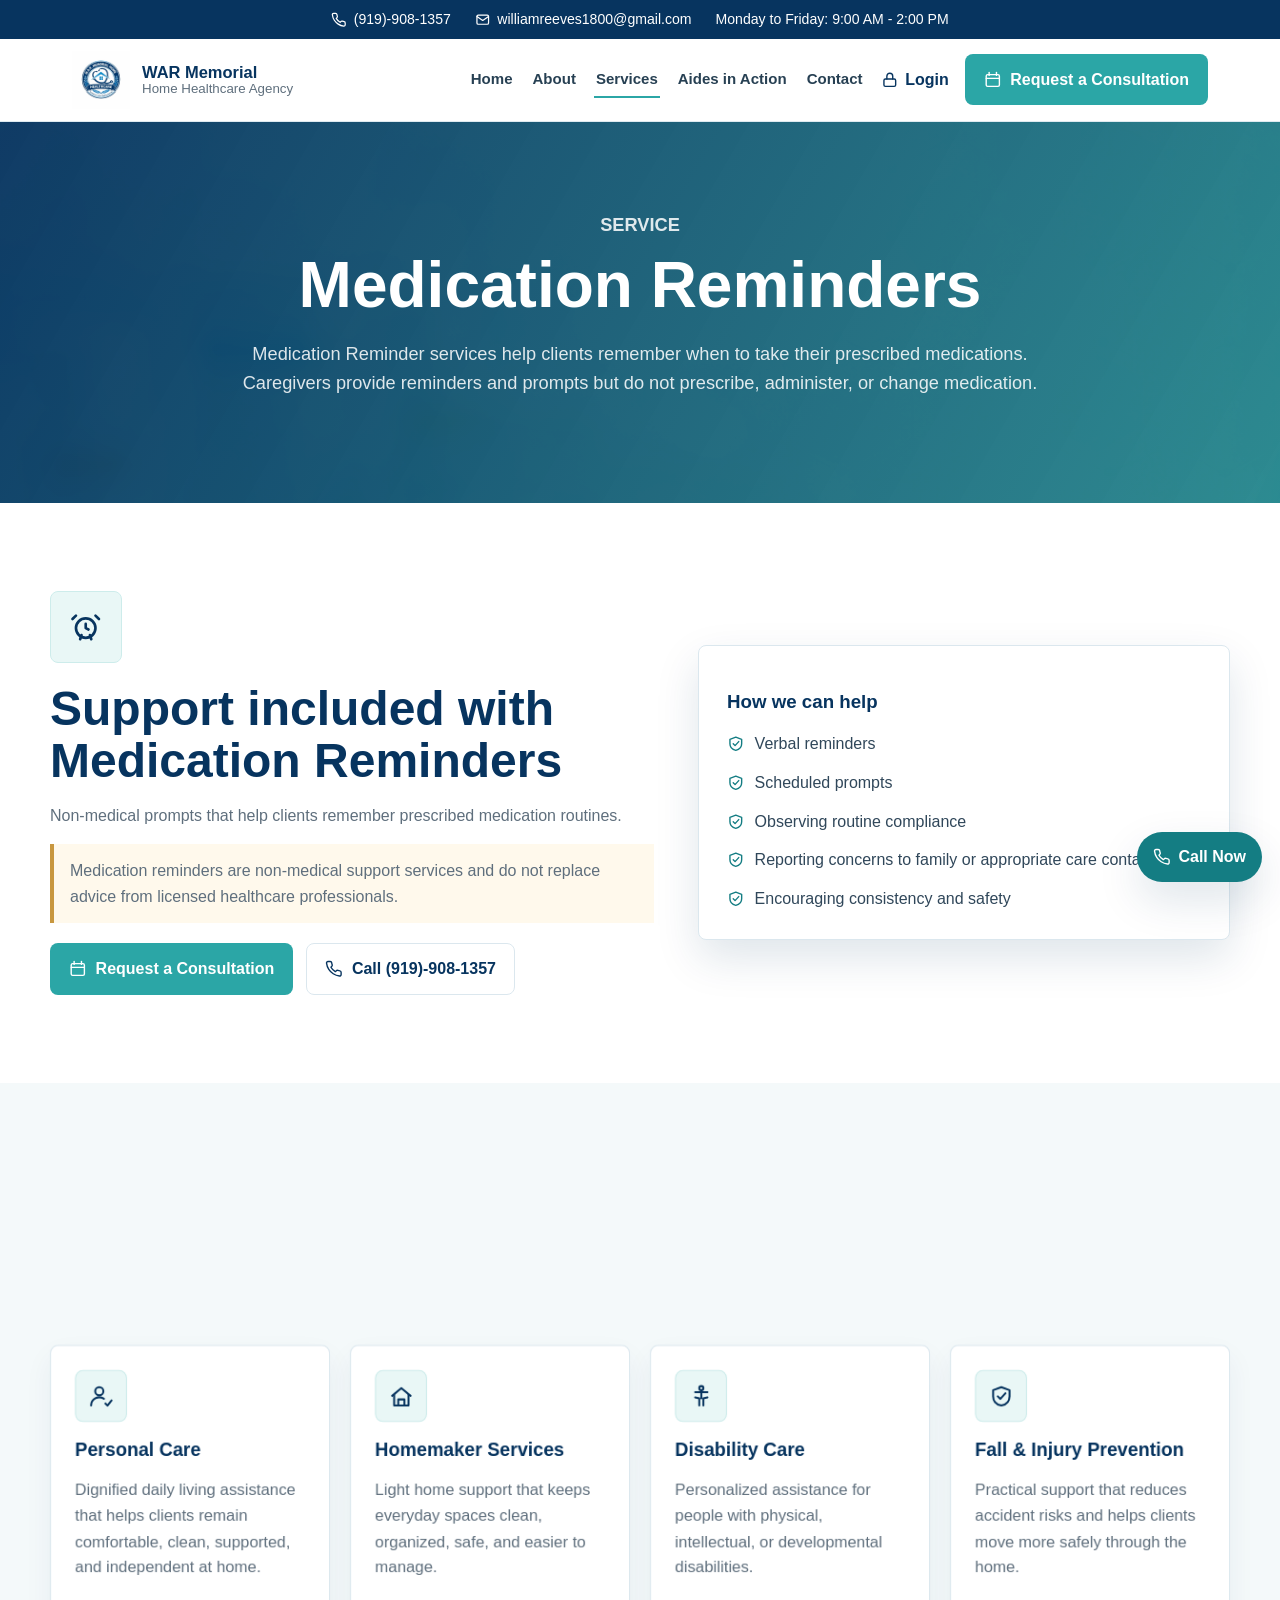
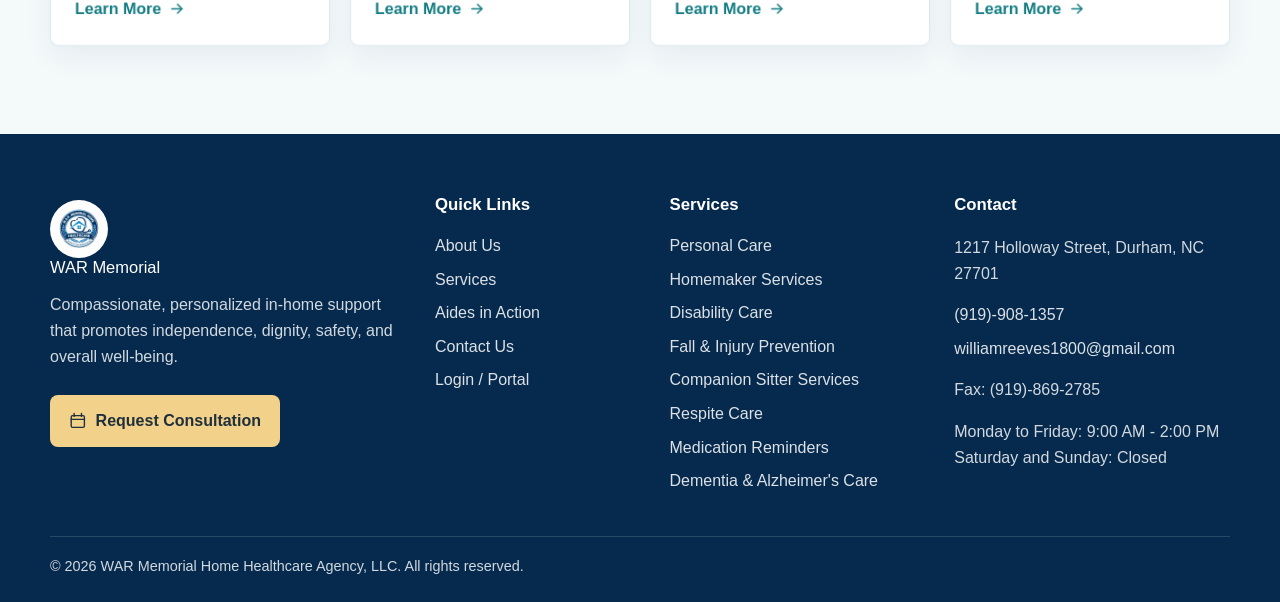
<file: medication-reminders.html>
<!doctype html>
<html lang="en">
<head>
  <meta charset="utf-8">
  <meta name="viewport" content="width=device-width, initial-scale=1">
  <title>Medication Reminders in Durham, NC | Non-Medical Support</title>
  <meta name="description" content="Medication reminder services in Durham, NC provide non-medical prompts, routine support, family communication, and consistency for prescribed medication schedules.">
  <meta name="theme-color" content="#07345f">
  <meta property="og:title" content="Medication Reminders in Durham, NC | Non-Medical Support">
  <meta property="og:description" content="Medication reminder services in Durham, NC provide non-medical prompts, routine support, family communication, and consistency for prescribed medication schedules.">
  <meta property="og:type" content="website">
  <meta property="og:image" content="assets/logo.jpg">
  <link rel="preload" href="assets/logo.jpg" as="image">
  <link rel="stylesheet" href="styles.css">
</head>
<body data-page="medication-reminders">

    <a class="skip-link" href="#main">Skip to content</a>
    <header class="site-header">
      <div class="top-strip">
        <a href="tel:+19199081357"><svg class="icon" viewBox="0 0 24 24" aria-hidden="true" fill="none" stroke="currentColor" stroke-width="1.9" stroke-linecap="round" stroke-linejoin="round"><path d="M22 16.9v3a2 2 0 0 1-2.2 2 19.8 19.8 0 0 1-8.6-3.1 19.4 19.4 0 0 1-6-6A19.8 19.8 0 0 1 2.1 4.2 2 2 0 0 1 4.1 2h3a2 2 0 0 1 2 1.7c.1 1 .4 1.9.7 2.8a2 2 0 0 1-.5 2.1L8.1 9.9a16 16 0 0 0 6 6l1.3-1.2a2 2 0 0 1 2.1-.5c.9.3 1.8.6 2.8.7a2 2 0 0 1 1.7 2z"/></svg> (919)-908-1357</a>
        <a href="mailto:williamreeves1800@gmail.com"><svg class="icon" viewBox="0 0 24 24" aria-hidden="true" fill="none" stroke="currentColor" stroke-width="1.9" stroke-linecap="round" stroke-linejoin="round"><rect x="3" y="5" width="18" height="14" rx="2"/><path d="m3 7 9 6 9-6"/></svg> williamreeves1800@gmail.com</a>
        <span>Monday to Friday: 9:00 AM - 2:00 PM</span>
      </div>
      <nav class="navbar" aria-label="Primary navigation">
        <a class="brand" href="index.html" aria-label="WAR Memorial Home Healthcare Agency home">
          <img src="assets/logo.jpg" alt="WAR Memorial Home Healthcare Agency logo">
          <span><strong>WAR Memorial</strong><small>Home Healthcare Agency</small></span>
        </a>
        <button class="menu-toggle" type="button" aria-label="Open menu" aria-expanded="false"><svg class="icon" viewBox="0 0 24 24" aria-hidden="true" fill="none" stroke="currentColor" stroke-width="1.9" stroke-linecap="round" stroke-linejoin="round"><path d="M4 7h16"/><path d="M4 12h16"/><path d="M4 17h16"/></svg></button>
        <div class="nav-menu">
          <a class="nav-link" href="index.html">Home</a><a class="nav-link" href="about.html">About</a><a class="nav-link active" href="services.html">Services</a><a class="nav-link" href="gallery.html">Aides in Action</a><a class="nav-link" href="contact.html">Contact</a>
          <a class="login-link" href="login.html"><svg class="icon" viewBox="0 0 24 24" aria-hidden="true" fill="none" stroke="currentColor" stroke-width="1.9" stroke-linecap="round" stroke-linejoin="round"><rect x="4" y="11" width="16" height="10" rx="2"/><path d="M8 11V7a4 4 0 0 1 8 0v4"/></svg> Login</a>
          <a class="btn btn-primary nav-cta" href="consultation.html"><svg class="icon" viewBox="0 0 24 24" aria-hidden="true" fill="none" stroke="currentColor" stroke-width="1.9" stroke-linecap="round" stroke-linejoin="round"><path d="M7 2v4"/><path d="M17 2v4"/><rect x="3" y="5" width="18" height="16" rx="2"/><path d="M3 10h18"/></svg> Request a Consultation</a>
        </div>
      </nav>
    </header>
<main id="main">
<section class="page-hero">
    <div class="section-inner narrow reveal">
      <p class="eyebrow">Service</p>
      <h1>Medication Reminders</h1>
      <p>Medication Reminder services help clients remember when to take their prescribed medications. Caregivers provide reminders and prompts but do not prescribe, administer, or change medication.</p>
    </div>
  </section>
    <section class="section split">
      <div class="section-inner split-grid">
        <div class="reveal">
          <div class="large-icon"><svg class="icon" viewBox="0 0 24 24" aria-hidden="true" fill="none" stroke="currentColor" stroke-width="1.9" stroke-linecap="round" stroke-linejoin="round"><circle cx="12" cy="13" r="7"/><path d="M12 10v3l2 1"/><path d="M5 4 2.5 6.5"/><path d="M19 4l2.5 2.5"/><path d="m9 18-1 3"/><path d="m15 18 1 3"/></svg></div>
          <h2>Support included with Medication Reminders</h2>
          <p>Non-medical prompts that help clients remember prescribed medication routines.</p>
          <p class="note">Medication reminders are non-medical support services and do not replace advice from licensed healthcare professionals.</p>
          <div class="button-row"><a class="btn btn-primary" href="consultation.html"><svg class="icon" viewBox="0 0 24 24" aria-hidden="true" fill="none" stroke="currentColor" stroke-width="1.9" stroke-linecap="round" stroke-linejoin="round"><path d="M7 2v4"/><path d="M17 2v4"/><rect x="3" y="5" width="18" height="16" rx="2"/><path d="M3 10h18"/></svg> Request a Consultation</a><a class="btn btn-secondary" href="tel:+19199081357"><svg class="icon" viewBox="0 0 24 24" aria-hidden="true" fill="none" stroke="currentColor" stroke-width="1.9" stroke-linecap="round" stroke-linejoin="round"><path d="M22 16.9v3a2 2 0 0 1-2.2 2 19.8 19.8 0 0 1-8.6-3.1 19.4 19.4 0 0 1-6-6A19.8 19.8 0 0 1 2.1 4.2 2 2 0 0 1 4.1 2h3a2 2 0 0 1 2 1.7c.1 1 .4 1.9.7 2.8a2 2 0 0 1-.5 2.1L8.1 9.9a16 16 0 0 0 6 6l1.3-1.2a2 2 0 0 1 2.1-.5c.9.3 1.8.6 2.8.7a2 2 0 0 1 1.7 2z"/></svg> Call (919)-908-1357</a></div>
        </div>
        <div class="check-card reveal">
          <h3>How we can help</h3>
          <ul><li><svg class="icon" viewBox="0 0 24 24" aria-hidden="true" fill="none" stroke="currentColor" stroke-width="1.9" stroke-linecap="round" stroke-linejoin="round"><path d="M12 3 20 6v6c0 5-3.5 8-8 9-4.5-1-8-4-8-9V6l8-3z"/><path d="m8.5 12 2.5 2.5L16 9"/></svg> Verbal reminders</li><li><svg class="icon" viewBox="0 0 24 24" aria-hidden="true" fill="none" stroke="currentColor" stroke-width="1.9" stroke-linecap="round" stroke-linejoin="round"><path d="M12 3 20 6v6c0 5-3.5 8-8 9-4.5-1-8-4-8-9V6l8-3z"/><path d="m8.5 12 2.5 2.5L16 9"/></svg> Scheduled prompts</li><li><svg class="icon" viewBox="0 0 24 24" aria-hidden="true" fill="none" stroke="currentColor" stroke-width="1.9" stroke-linecap="round" stroke-linejoin="round"><path d="M12 3 20 6v6c0 5-3.5 8-8 9-4.5-1-8-4-8-9V6l8-3z"/><path d="m8.5 12 2.5 2.5L16 9"/></svg> Observing routine compliance</li><li><svg class="icon" viewBox="0 0 24 24" aria-hidden="true" fill="none" stroke="currentColor" stroke-width="1.9" stroke-linecap="round" stroke-linejoin="round"><path d="M12 3 20 6v6c0 5-3.5 8-8 9-4.5-1-8-4-8-9V6l8-3z"/><path d="m8.5 12 2.5 2.5L16 9"/></svg> Reporting concerns to family or appropriate care contacts</li><li><svg class="icon" viewBox="0 0 24 24" aria-hidden="true" fill="none" stroke="currentColor" stroke-width="1.9" stroke-linecap="round" stroke-linejoin="round"><path d="M12 3 20 6v6c0 5-3.5 8-8 9-4.5-1-8-4-8-9V6l8-3z"/><path d="m8.5 12 2.5 2.5L16 9"/></svg> Encouraging consistency and safety</li></ul>
        </div>
      </div>
    </section>
    <section class="section soft"><div class="section-inner"><div class="section-heading reveal"><p class="eyebrow">More services</p><h2>Support that can grow with your needs</h2></div><div class="service-grid">
    <article class="service-card reveal">
      <div class="service-icon"><svg class="icon" viewBox="0 0 24 24" aria-hidden="true" fill="none" stroke="currentColor" stroke-width="1.9" stroke-linecap="round" stroke-linejoin="round"><circle cx="10" cy="7" r="4"/><path d="M2 21a8 8 0 0 1 12.5-6.6"/><path d="m16 19 2 2 4-5"/></svg></div>
      <h3>Personal Care</h3>
      <p>Dignified daily living assistance that helps clients remain comfortable, clean, supported, and independent at home.</p>
      <a class="text-link" href="personal-care.html">Learn More <svg class="icon" viewBox="0 0 24 24" aria-hidden="true" fill="none" stroke="currentColor" stroke-width="1.9" stroke-linecap="round" stroke-linejoin="round"><path d="M5 12h14"/><path d="m13 6 6 6-6 6"/></svg></a>
    </article>
    <article class="service-card reveal">
      <div class="service-icon"><svg class="icon" viewBox="0 0 24 24" aria-hidden="true" fill="none" stroke="currentColor" stroke-width="1.9" stroke-linecap="round" stroke-linejoin="round"><path d="M3 11.5 12 4l9 7.5"/><path d="M5 10.5V21h14V10.5"/><path d="M9 21v-6h6v6"/></svg></div>
      <h3>Homemaker Services</h3>
      <p>Light home support that keeps everyday spaces clean, organized, safe, and easier to manage.</p>
      <a class="text-link" href="homemaker-services.html">Learn More <svg class="icon" viewBox="0 0 24 24" aria-hidden="true" fill="none" stroke="currentColor" stroke-width="1.9" stroke-linecap="round" stroke-linejoin="round"><path d="M5 12h14"/><path d="m13 6 6 6-6 6"/></svg></a>
    </article>
    <article class="service-card reveal">
      <div class="service-icon"><svg class="icon" viewBox="0 0 24 24" aria-hidden="true" fill="none" stroke="currentColor" stroke-width="1.9" stroke-linecap="round" stroke-linejoin="round"><circle cx="12" cy="4" r="2"/><path d="M10 21v-7l-4-1"/><path d="M14 21v-7l4-1"/><path d="M6 8h12"/><path d="M12 6v8"/></svg></div>
      <h3>Disability Care</h3>
      <p>Personalized assistance for people with physical, intellectual, or developmental disabilities.</p>
      <a class="text-link" href="disability-care.html">Learn More <svg class="icon" viewBox="0 0 24 24" aria-hidden="true" fill="none" stroke="currentColor" stroke-width="1.9" stroke-linecap="round" stroke-linejoin="round"><path d="M5 12h14"/><path d="m13 6 6 6-6 6"/></svg></a>
    </article>
    <article class="service-card reveal">
      <div class="service-icon"><svg class="icon" viewBox="0 0 24 24" aria-hidden="true" fill="none" stroke="currentColor" stroke-width="1.9" stroke-linecap="round" stroke-linejoin="round"><path d="M12 3 20 6v6c0 5-3.5 8-8 9-4.5-1-8-4-8-9V6l8-3z"/><path d="m8.5 12 2.5 2.5L16 9"/></svg></div>
      <h3>Fall & Injury Prevention</h3>
      <p>Practical support that reduces accident risks and helps clients move more safely through the home.</p>
      <a class="text-link" href="fall-injury-prevention.html">Learn More <svg class="icon" viewBox="0 0 24 24" aria-hidden="true" fill="none" stroke="currentColor" stroke-width="1.9" stroke-linecap="round" stroke-linejoin="round"><path d="M5 12h14"/><path d="m13 6 6 6-6 6"/></svg></a>
    </article></div></div></section>
</main>

    <footer class="footer">
      <div class="footer-grid">
        <div>
          <a class="footer-brand" href="index.html"><img src="assets/logo.jpg" alt=""><span>WAR Memorial</span></a>
          <p>Compassionate, personalized in-home support that promotes independence, dignity, safety, and overall well-being.</p>
          <a class="btn btn-gold" href="consultation.html"><svg class="icon" viewBox="0 0 24 24" aria-hidden="true" fill="none" stroke="currentColor" stroke-width="1.9" stroke-linecap="round" stroke-linejoin="round"><path d="M7 2v4"/><path d="M17 2v4"/><rect x="3" y="5" width="18" height="16" rx="2"/><path d="M3 10h18"/></svg> Request Consultation</a>
        </div>
        <div>
          <h2>Quick Links</h2>
          <a href="about.html">About Us</a>
          <a href="services.html">Services</a>
          <a href="gallery.html">Aides in Action</a>
          <a href="contact.html">Contact Us</a>
          <a href="login.html">Login / Portal</a>
        </div>
        <div>
          <h2>Services</h2>
          <a href="personal-care.html">Personal Care</a><a href="homemaker-services.html">Homemaker Services</a><a href="disability-care.html">Disability Care</a><a href="fall-injury-prevention.html">Fall & Injury Prevention</a><a href="companion-sitter-services.html">Companion Sitter Services</a><a href="respite-care.html">Respite Care</a><a href="medication-reminders.html">Medication Reminders</a><a href="dementia-alzheimers-care.html">Dementia & Alzheimer's Care</a>
        </div>
        <div>
          <h2>Contact</h2>
          <p>1217 Holloway Street, Durham, NC 27701</p>
          <a href="tel:+19199081357">(919)-908-1357</a>
          <a href="mailto:williamreeves1800@gmail.com">williamreeves1800@gmail.com</a>
          <p>Fax: (919)-869-2785</p>
          <p>Monday to Friday: 9:00 AM - 2:00 PM<br>Saturday and Sunday: Closed</p>
        </div>
      </div>
      <div class="footer-bottom">&copy; 2026 WAR Memorial Home Healthcare Agency, LLC. All rights reserved.</div>
    </footer>
<a class="call-float" href="tel:+19199081357" aria-label="Call WAR Memorial Home Healthcare Agency"><svg class="icon" viewBox="0 0 24 24" aria-hidden="true" fill="none" stroke="currentColor" stroke-width="1.9" stroke-linecap="round" stroke-linejoin="round"><path d="M22 16.9v3a2 2 0 0 1-2.2 2 19.8 19.8 0 0 1-8.6-3.1 19.4 19.4 0 0 1-6-6A19.8 19.8 0 0 1 2.1 4.2 2 2 0 0 1 4.1 2h3a2 2 0 0 1 2 1.7c.1 1 .4 1.9.7 2.8a2 2 0 0 1-.5 2.1L8.1 9.9a16 16 0 0 0 6 6l1.3-1.2a2 2 0 0 1 2.1-.5c.9.3 1.8.6 2.8.7a2 2 0 0 1 1.7 2z"/></svg><span>Call Now</span></a>
<script src="scripts.js"></script>
</body>
</html>
</file>
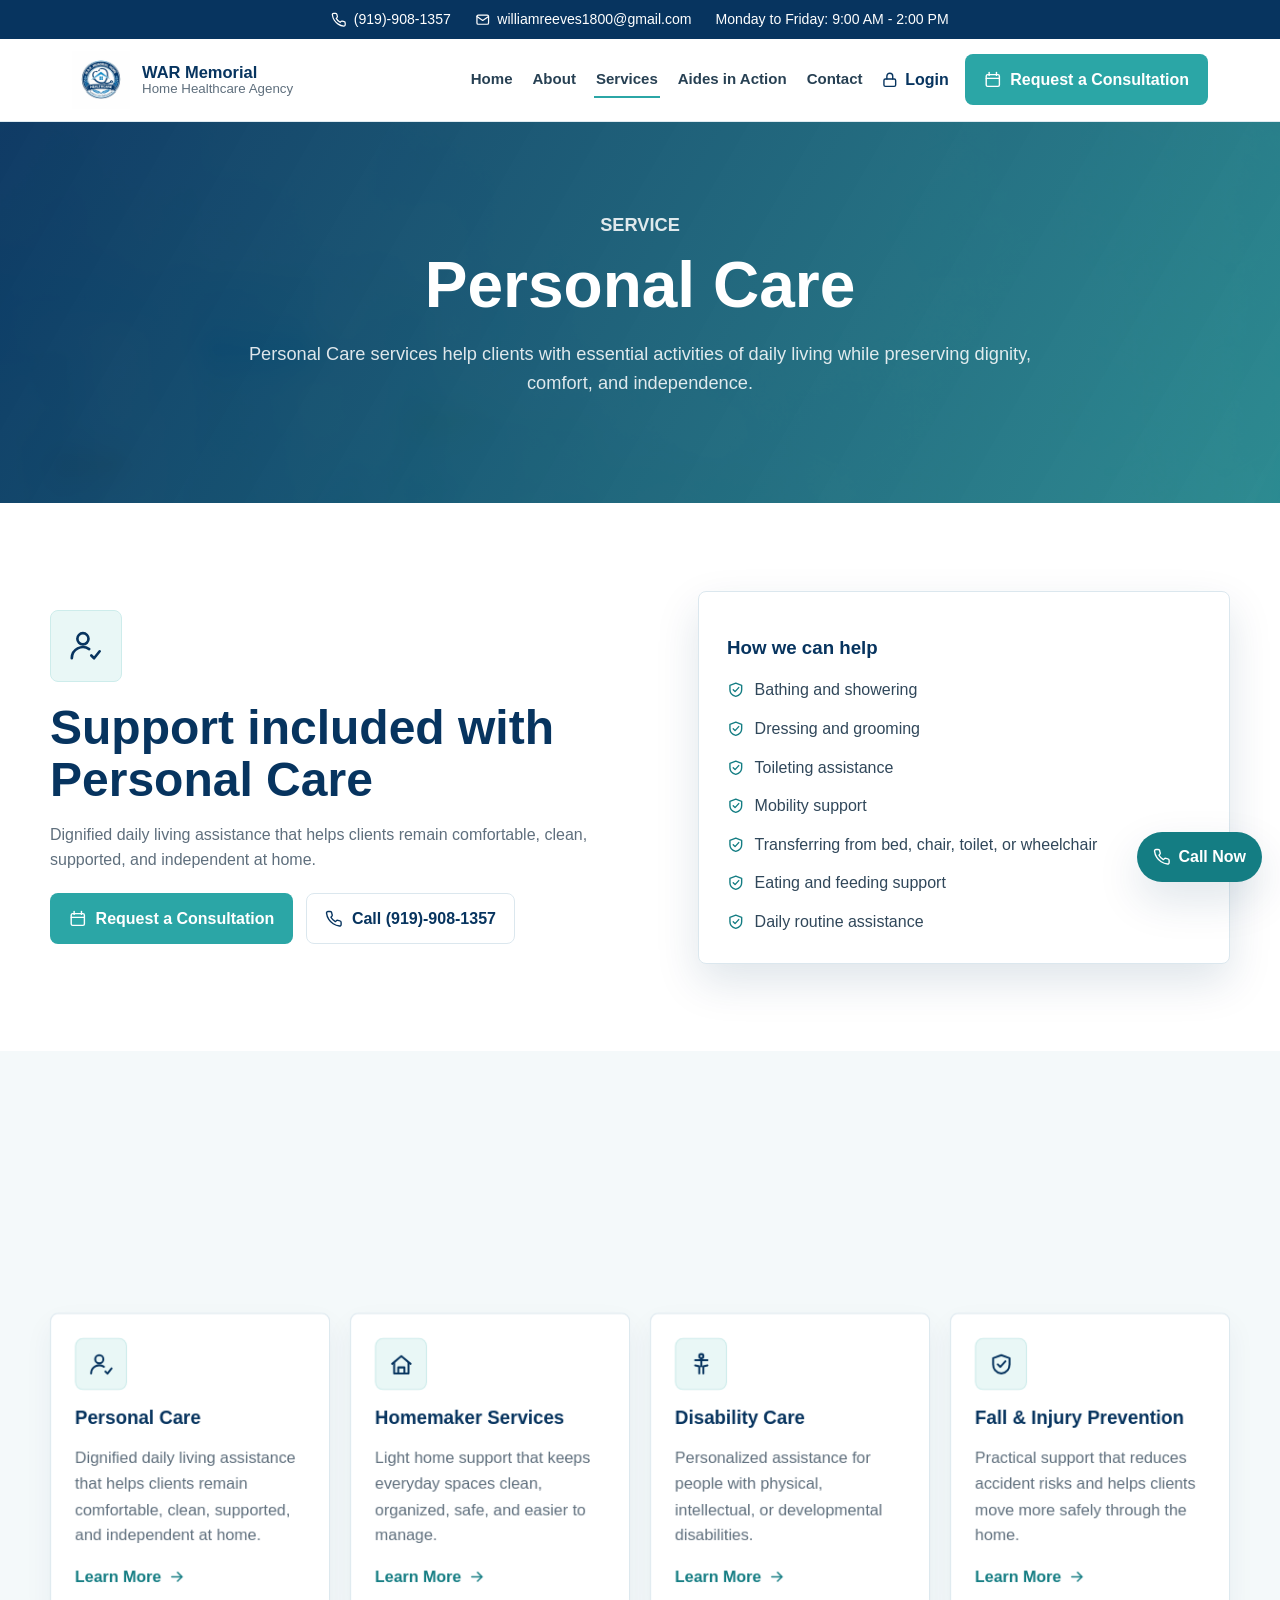
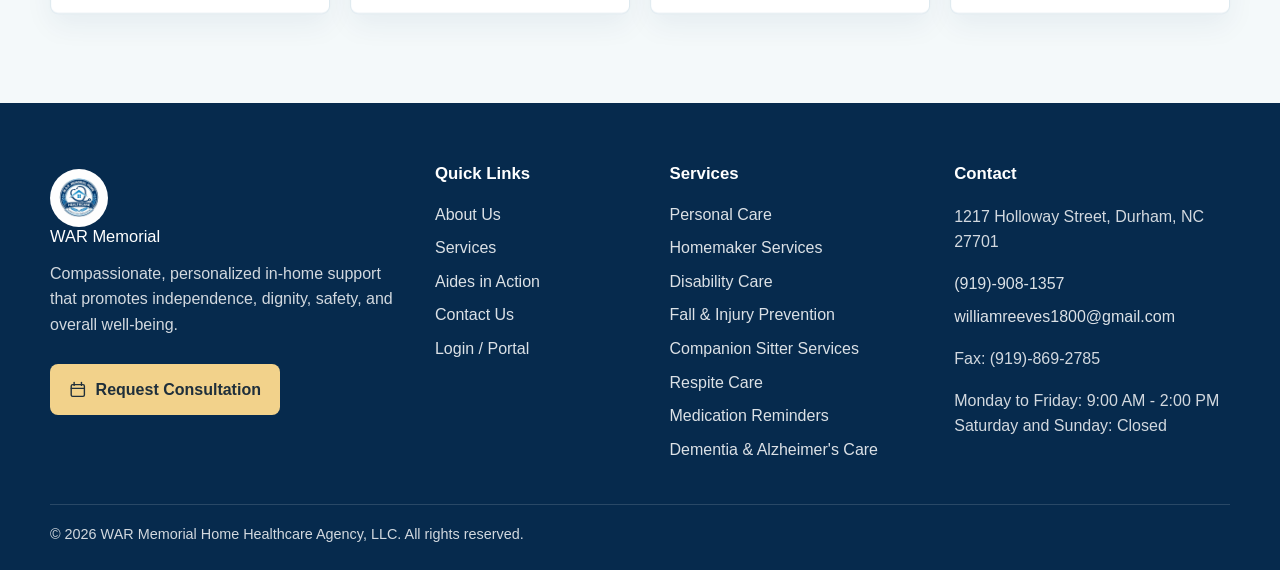
<file: personal-care.html>
<!doctype html>
<html lang="en">
<head>
  <meta charset="utf-8">
  <meta name="viewport" content="width=device-width, initial-scale=1">
  <title>Personal Care Services in Durham, NC | WAR Memorial Home Healthcare Agency</title>
  <meta name="description" content="Explore personal care services in Durham, NC, including bathing, grooming, toileting assistance, mobility support, transfers, eating support, and daily routine assistance.">
  <meta name="theme-color" content="#07345f">
  <meta property="og:title" content="Personal Care Services in Durham, NC | WAR Memorial Home Healthcare Agency">
  <meta property="og:description" content="Explore personal care services in Durham, NC, including bathing, grooming, toileting assistance, mobility support, transfers, eating support, and daily routine assistance.">
  <meta property="og:type" content="website">
  <meta property="og:image" content="assets/logo.jpg">
  <link rel="preload" href="assets/logo.jpg" as="image">
  <link rel="stylesheet" href="styles.css">
</head>
<body data-page="personal-care">

    <a class="skip-link" href="#main">Skip to content</a>
    <header class="site-header">
      <div class="top-strip">
        <a href="tel:+19199081357"><svg class="icon" viewBox="0 0 24 24" aria-hidden="true" fill="none" stroke="currentColor" stroke-width="1.9" stroke-linecap="round" stroke-linejoin="round"><path d="M22 16.9v3a2 2 0 0 1-2.2 2 19.8 19.8 0 0 1-8.6-3.1 19.4 19.4 0 0 1-6-6A19.8 19.8 0 0 1 2.1 4.2 2 2 0 0 1 4.1 2h3a2 2 0 0 1 2 1.7c.1 1 .4 1.9.7 2.8a2 2 0 0 1-.5 2.1L8.1 9.9a16 16 0 0 0 6 6l1.3-1.2a2 2 0 0 1 2.1-.5c.9.3 1.8.6 2.8.7a2 2 0 0 1 1.7 2z"/></svg> (919)-908-1357</a>
        <a href="mailto:williamreeves1800@gmail.com"><svg class="icon" viewBox="0 0 24 24" aria-hidden="true" fill="none" stroke="currentColor" stroke-width="1.9" stroke-linecap="round" stroke-linejoin="round"><rect x="3" y="5" width="18" height="14" rx="2"/><path d="m3 7 9 6 9-6"/></svg> williamreeves1800@gmail.com</a>
        <span>Monday to Friday: 9:00 AM - 2:00 PM</span>
      </div>
      <nav class="navbar" aria-label="Primary navigation">
        <a class="brand" href="index.html" aria-label="WAR Memorial Home Healthcare Agency home">
          <img src="assets/logo.jpg" alt="WAR Memorial Home Healthcare Agency logo">
          <span><strong>WAR Memorial</strong><small>Home Healthcare Agency</small></span>
        </a>
        <button class="menu-toggle" type="button" aria-label="Open menu" aria-expanded="false"><svg class="icon" viewBox="0 0 24 24" aria-hidden="true" fill="none" stroke="currentColor" stroke-width="1.9" stroke-linecap="round" stroke-linejoin="round"><path d="M4 7h16"/><path d="M4 12h16"/><path d="M4 17h16"/></svg></button>
        <div class="nav-menu">
          <a class="nav-link" href="index.html">Home</a><a class="nav-link" href="about.html">About</a><a class="nav-link active" href="services.html">Services</a><a class="nav-link" href="gallery.html">Aides in Action</a><a class="nav-link" href="contact.html">Contact</a>
          <a class="login-link" href="login.html"><svg class="icon" viewBox="0 0 24 24" aria-hidden="true" fill="none" stroke="currentColor" stroke-width="1.9" stroke-linecap="round" stroke-linejoin="round"><rect x="4" y="11" width="16" height="10" rx="2"/><path d="M8 11V7a4 4 0 0 1 8 0v4"/></svg> Login</a>
          <a class="btn btn-primary nav-cta" href="consultation.html"><svg class="icon" viewBox="0 0 24 24" aria-hidden="true" fill="none" stroke="currentColor" stroke-width="1.9" stroke-linecap="round" stroke-linejoin="round"><path d="M7 2v4"/><path d="M17 2v4"/><rect x="3" y="5" width="18" height="16" rx="2"/><path d="M3 10h18"/></svg> Request a Consultation</a>
        </div>
      </nav>
    </header>
<main id="main">
<section class="page-hero">
    <div class="section-inner narrow reveal">
      <p class="eyebrow">Service</p>
      <h1>Personal Care</h1>
      <p>Personal Care services help clients with essential activities of daily living while preserving dignity, comfort, and independence.</p>
    </div>
  </section>
    <section class="section split">
      <div class="section-inner split-grid">
        <div class="reveal">
          <div class="large-icon"><svg class="icon" viewBox="0 0 24 24" aria-hidden="true" fill="none" stroke="currentColor" stroke-width="1.9" stroke-linecap="round" stroke-linejoin="round"><circle cx="10" cy="7" r="4"/><path d="M2 21a8 8 0 0 1 12.5-6.6"/><path d="m16 19 2 2 4-5"/></svg></div>
          <h2>Support included with Personal Care</h2>
          <p>Dignified daily living assistance that helps clients remain comfortable, clean, supported, and independent at home.</p>
          
          <div class="button-row"><a class="btn btn-primary" href="consultation.html"><svg class="icon" viewBox="0 0 24 24" aria-hidden="true" fill="none" stroke="currentColor" stroke-width="1.9" stroke-linecap="round" stroke-linejoin="round"><path d="M7 2v4"/><path d="M17 2v4"/><rect x="3" y="5" width="18" height="16" rx="2"/><path d="M3 10h18"/></svg> Request a Consultation</a><a class="btn btn-secondary" href="tel:+19199081357"><svg class="icon" viewBox="0 0 24 24" aria-hidden="true" fill="none" stroke="currentColor" stroke-width="1.9" stroke-linecap="round" stroke-linejoin="round"><path d="M22 16.9v3a2 2 0 0 1-2.2 2 19.8 19.8 0 0 1-8.6-3.1 19.4 19.4 0 0 1-6-6A19.8 19.8 0 0 1 2.1 4.2 2 2 0 0 1 4.1 2h3a2 2 0 0 1 2 1.7c.1 1 .4 1.9.7 2.8a2 2 0 0 1-.5 2.1L8.1 9.9a16 16 0 0 0 6 6l1.3-1.2a2 2 0 0 1 2.1-.5c.9.3 1.8.6 2.8.7a2 2 0 0 1 1.7 2z"/></svg> Call (919)-908-1357</a></div>
        </div>
        <div class="check-card reveal">
          <h3>How we can help</h3>
          <ul><li><svg class="icon" viewBox="0 0 24 24" aria-hidden="true" fill="none" stroke="currentColor" stroke-width="1.9" stroke-linecap="round" stroke-linejoin="round"><path d="M12 3 20 6v6c0 5-3.5 8-8 9-4.5-1-8-4-8-9V6l8-3z"/><path d="m8.5 12 2.5 2.5L16 9"/></svg> Bathing and showering</li><li><svg class="icon" viewBox="0 0 24 24" aria-hidden="true" fill="none" stroke="currentColor" stroke-width="1.9" stroke-linecap="round" stroke-linejoin="round"><path d="M12 3 20 6v6c0 5-3.5 8-8 9-4.5-1-8-4-8-9V6l8-3z"/><path d="m8.5 12 2.5 2.5L16 9"/></svg> Dressing and grooming</li><li><svg class="icon" viewBox="0 0 24 24" aria-hidden="true" fill="none" stroke="currentColor" stroke-width="1.9" stroke-linecap="round" stroke-linejoin="round"><path d="M12 3 20 6v6c0 5-3.5 8-8 9-4.5-1-8-4-8-9V6l8-3z"/><path d="m8.5 12 2.5 2.5L16 9"/></svg> Toileting assistance</li><li><svg class="icon" viewBox="0 0 24 24" aria-hidden="true" fill="none" stroke="currentColor" stroke-width="1.9" stroke-linecap="round" stroke-linejoin="round"><path d="M12 3 20 6v6c0 5-3.5 8-8 9-4.5-1-8-4-8-9V6l8-3z"/><path d="m8.5 12 2.5 2.5L16 9"/></svg> Mobility support</li><li><svg class="icon" viewBox="0 0 24 24" aria-hidden="true" fill="none" stroke="currentColor" stroke-width="1.9" stroke-linecap="round" stroke-linejoin="round"><path d="M12 3 20 6v6c0 5-3.5 8-8 9-4.5-1-8-4-8-9V6l8-3z"/><path d="m8.5 12 2.5 2.5L16 9"/></svg> Transferring from bed, chair, toilet, or wheelchair</li><li><svg class="icon" viewBox="0 0 24 24" aria-hidden="true" fill="none" stroke="currentColor" stroke-width="1.9" stroke-linecap="round" stroke-linejoin="round"><path d="M12 3 20 6v6c0 5-3.5 8-8 9-4.5-1-8-4-8-9V6l8-3z"/><path d="m8.5 12 2.5 2.5L16 9"/></svg> Eating and feeding support</li><li><svg class="icon" viewBox="0 0 24 24" aria-hidden="true" fill="none" stroke="currentColor" stroke-width="1.9" stroke-linecap="round" stroke-linejoin="round"><path d="M12 3 20 6v6c0 5-3.5 8-8 9-4.5-1-8-4-8-9V6l8-3z"/><path d="m8.5 12 2.5 2.5L16 9"/></svg> Daily routine assistance</li></ul>
        </div>
      </div>
    </section>
    <section class="section soft"><div class="section-inner"><div class="section-heading reveal"><p class="eyebrow">More services</p><h2>Support that can grow with your needs</h2></div><div class="service-grid">
    <article class="service-card reveal">
      <div class="service-icon"><svg class="icon" viewBox="0 0 24 24" aria-hidden="true" fill="none" stroke="currentColor" stroke-width="1.9" stroke-linecap="round" stroke-linejoin="round"><circle cx="10" cy="7" r="4"/><path d="M2 21a8 8 0 0 1 12.5-6.6"/><path d="m16 19 2 2 4-5"/></svg></div>
      <h3>Personal Care</h3>
      <p>Dignified daily living assistance that helps clients remain comfortable, clean, supported, and independent at home.</p>
      <a class="text-link" href="personal-care.html">Learn More <svg class="icon" viewBox="0 0 24 24" aria-hidden="true" fill="none" stroke="currentColor" stroke-width="1.9" stroke-linecap="round" stroke-linejoin="round"><path d="M5 12h14"/><path d="m13 6 6 6-6 6"/></svg></a>
    </article>
    <article class="service-card reveal">
      <div class="service-icon"><svg class="icon" viewBox="0 0 24 24" aria-hidden="true" fill="none" stroke="currentColor" stroke-width="1.9" stroke-linecap="round" stroke-linejoin="round"><path d="M3 11.5 12 4l9 7.5"/><path d="M5 10.5V21h14V10.5"/><path d="M9 21v-6h6v6"/></svg></div>
      <h3>Homemaker Services</h3>
      <p>Light home support that keeps everyday spaces clean, organized, safe, and easier to manage.</p>
      <a class="text-link" href="homemaker-services.html">Learn More <svg class="icon" viewBox="0 0 24 24" aria-hidden="true" fill="none" stroke="currentColor" stroke-width="1.9" stroke-linecap="round" stroke-linejoin="round"><path d="M5 12h14"/><path d="m13 6 6 6-6 6"/></svg></a>
    </article>
    <article class="service-card reveal">
      <div class="service-icon"><svg class="icon" viewBox="0 0 24 24" aria-hidden="true" fill="none" stroke="currentColor" stroke-width="1.9" stroke-linecap="round" stroke-linejoin="round"><circle cx="12" cy="4" r="2"/><path d="M10 21v-7l-4-1"/><path d="M14 21v-7l4-1"/><path d="M6 8h12"/><path d="M12 6v8"/></svg></div>
      <h3>Disability Care</h3>
      <p>Personalized assistance for people with physical, intellectual, or developmental disabilities.</p>
      <a class="text-link" href="disability-care.html">Learn More <svg class="icon" viewBox="0 0 24 24" aria-hidden="true" fill="none" stroke="currentColor" stroke-width="1.9" stroke-linecap="round" stroke-linejoin="round"><path d="M5 12h14"/><path d="m13 6 6 6-6 6"/></svg></a>
    </article>
    <article class="service-card reveal">
      <div class="service-icon"><svg class="icon" viewBox="0 0 24 24" aria-hidden="true" fill="none" stroke="currentColor" stroke-width="1.9" stroke-linecap="round" stroke-linejoin="round"><path d="M12 3 20 6v6c0 5-3.5 8-8 9-4.5-1-8-4-8-9V6l8-3z"/><path d="m8.5 12 2.5 2.5L16 9"/></svg></div>
      <h3>Fall & Injury Prevention</h3>
      <p>Practical support that reduces accident risks and helps clients move more safely through the home.</p>
      <a class="text-link" href="fall-injury-prevention.html">Learn More <svg class="icon" viewBox="0 0 24 24" aria-hidden="true" fill="none" stroke="currentColor" stroke-width="1.9" stroke-linecap="round" stroke-linejoin="round"><path d="M5 12h14"/><path d="m13 6 6 6-6 6"/></svg></a>
    </article></div></div></section>
</main>

    <footer class="footer">
      <div class="footer-grid">
        <div>
          <a class="footer-brand" href="index.html"><img src="assets/logo.jpg" alt=""><span>WAR Memorial</span></a>
          <p>Compassionate, personalized in-home support that promotes independence, dignity, safety, and overall well-being.</p>
          <a class="btn btn-gold" href="consultation.html"><svg class="icon" viewBox="0 0 24 24" aria-hidden="true" fill="none" stroke="currentColor" stroke-width="1.9" stroke-linecap="round" stroke-linejoin="round"><path d="M7 2v4"/><path d="M17 2v4"/><rect x="3" y="5" width="18" height="16" rx="2"/><path d="M3 10h18"/></svg> Request Consultation</a>
        </div>
        <div>
          <h2>Quick Links</h2>
          <a href="about.html">About Us</a>
          <a href="services.html">Services</a>
          <a href="gallery.html">Aides in Action</a>
          <a href="contact.html">Contact Us</a>
          <a href="login.html">Login / Portal</a>
        </div>
        <div>
          <h2>Services</h2>
          <a href="personal-care.html">Personal Care</a><a href="homemaker-services.html">Homemaker Services</a><a href="disability-care.html">Disability Care</a><a href="fall-injury-prevention.html">Fall & Injury Prevention</a><a href="companion-sitter-services.html">Companion Sitter Services</a><a href="respite-care.html">Respite Care</a><a href="medication-reminders.html">Medication Reminders</a><a href="dementia-alzheimers-care.html">Dementia & Alzheimer's Care</a>
        </div>
        <div>
          <h2>Contact</h2>
          <p>1217 Holloway Street, Durham, NC 27701</p>
          <a href="tel:+19199081357">(919)-908-1357</a>
          <a href="mailto:williamreeves1800@gmail.com">williamreeves1800@gmail.com</a>
          <p>Fax: (919)-869-2785</p>
          <p>Monday to Friday: 9:00 AM - 2:00 PM<br>Saturday and Sunday: Closed</p>
        </div>
      </div>
      <div class="footer-bottom">&copy; 2026 WAR Memorial Home Healthcare Agency, LLC. All rights reserved.</div>
    </footer>
<a class="call-float" href="tel:+19199081357" aria-label="Call WAR Memorial Home Healthcare Agency"><svg class="icon" viewBox="0 0 24 24" aria-hidden="true" fill="none" stroke="currentColor" stroke-width="1.9" stroke-linecap="round" stroke-linejoin="round"><path d="M22 16.9v3a2 2 0 0 1-2.2 2 19.8 19.8 0 0 1-8.6-3.1 19.4 19.4 0 0 1-6-6A19.8 19.8 0 0 1 2.1 4.2 2 2 0 0 1 4.1 2h3a2 2 0 0 1 2 1.7c.1 1 .4 1.9.7 2.8a2 2 0 0 1-.5 2.1L8.1 9.9a16 16 0 0 0 6 6l1.3-1.2a2 2 0 0 1 2.1-.5c.9.3 1.8.6 2.8.7a2 2 0 0 1 1.7 2z"/></svg><span>Call Now</span></a>
<script src="scripts.js"></script>
</body>
</html>
</file>
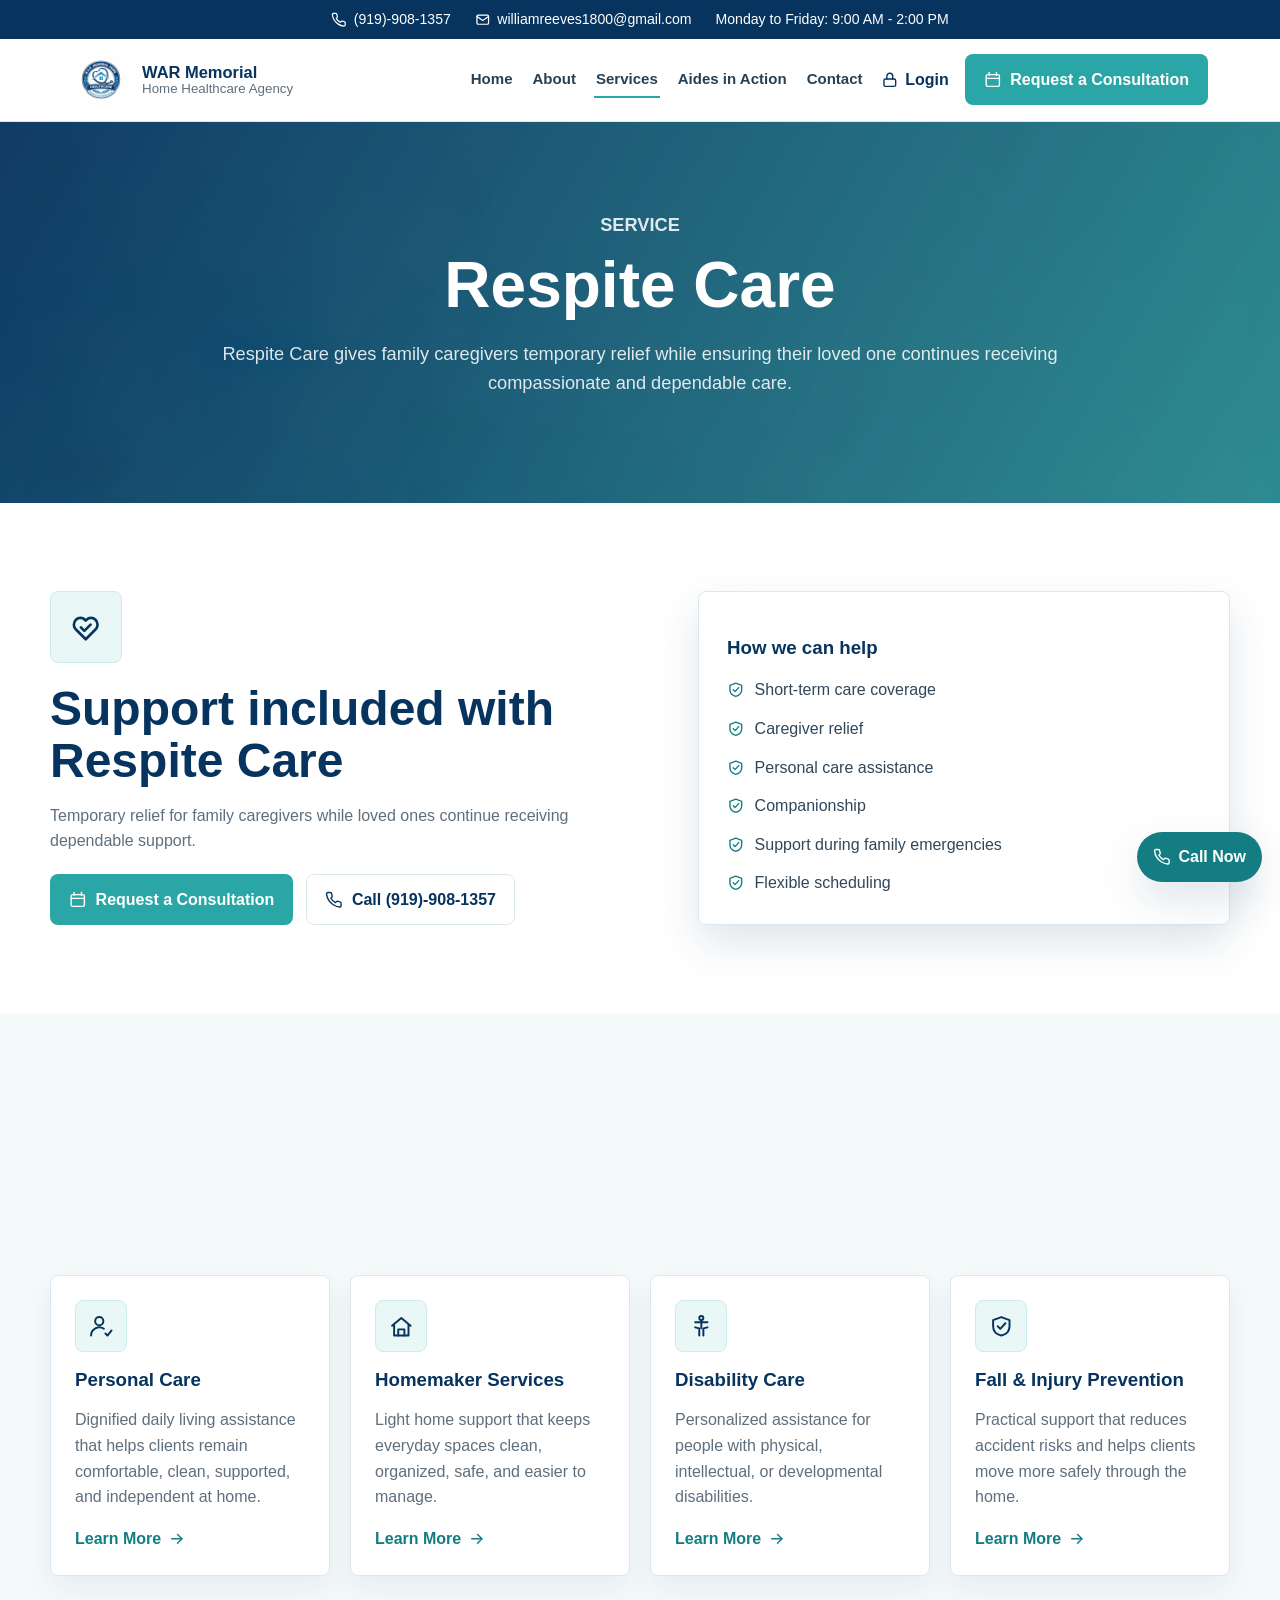
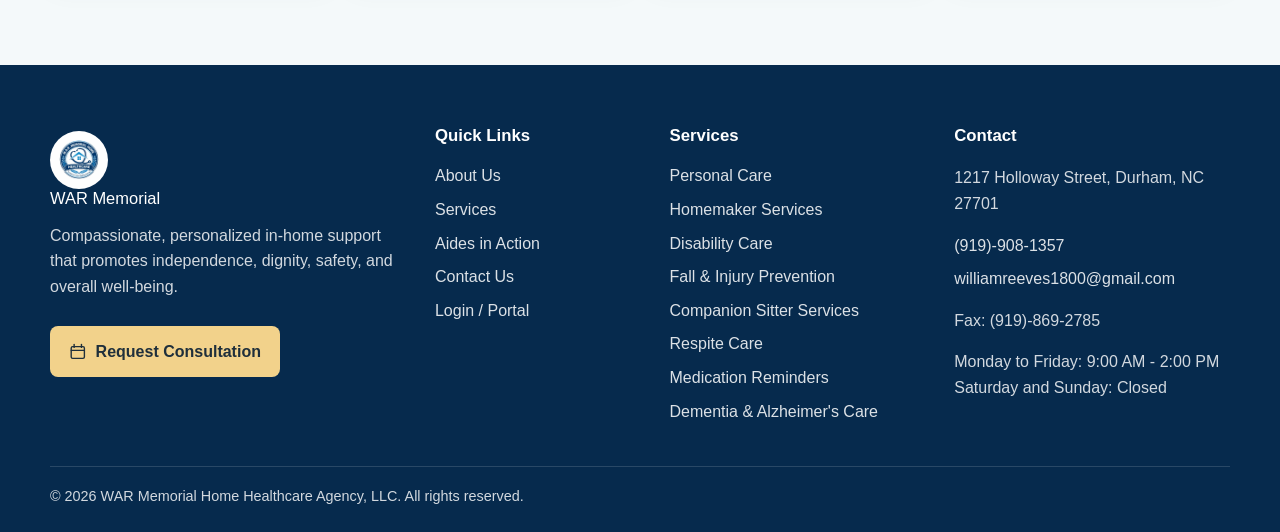
<file: respite-care.html>
<!doctype html>
<html lang="en">
<head>
  <meta charset="utf-8">
  <meta name="viewport" content="width=device-width, initial-scale=1">
  <title>Respite Care in Durham, NC | Family Caregiver Relief</title>
  <meta name="description" content="Respite care in Durham, NC for family caregivers, including short-term care coverage, companionship, personal care assistance, and flexible scheduling.">
  <meta name="theme-color" content="#07345f">
  <meta property="og:title" content="Respite Care in Durham, NC | Family Caregiver Relief">
  <meta property="og:description" content="Respite care in Durham, NC for family caregivers, including short-term care coverage, companionship, personal care assistance, and flexible scheduling.">
  <meta property="og:type" content="website">
  <meta property="og:image" content="assets/logo.jpg">
  <link rel="preload" href="assets/logo.jpg" as="image">
  <link rel="stylesheet" href="styles.css">
</head>
<body data-page="respite-care">

    <a class="skip-link" href="#main">Skip to content</a>
    <header class="site-header">
      <div class="top-strip">
        <a href="tel:+19199081357"><svg class="icon" viewBox="0 0 24 24" aria-hidden="true" fill="none" stroke="currentColor" stroke-width="1.9" stroke-linecap="round" stroke-linejoin="round"><path d="M22 16.9v3a2 2 0 0 1-2.2 2 19.8 19.8 0 0 1-8.6-3.1 19.4 19.4 0 0 1-6-6A19.8 19.8 0 0 1 2.1 4.2 2 2 0 0 1 4.1 2h3a2 2 0 0 1 2 1.7c.1 1 .4 1.9.7 2.8a2 2 0 0 1-.5 2.1L8.1 9.9a16 16 0 0 0 6 6l1.3-1.2a2 2 0 0 1 2.1-.5c.9.3 1.8.6 2.8.7a2 2 0 0 1 1.7 2z"/></svg> (919)-908-1357</a>
        <a href="mailto:williamreeves1800@gmail.com"><svg class="icon" viewBox="0 0 24 24" aria-hidden="true" fill="none" stroke="currentColor" stroke-width="1.9" stroke-linecap="round" stroke-linejoin="round"><rect x="3" y="5" width="18" height="14" rx="2"/><path d="m3 7 9 6 9-6"/></svg> williamreeves1800@gmail.com</a>
        <span>Monday to Friday: 9:00 AM - 2:00 PM</span>
      </div>
      <nav class="navbar" aria-label="Primary navigation">
        <a class="brand" href="index.html" aria-label="WAR Memorial Home Healthcare Agency home">
          <img src="assets/logo.jpg" alt="WAR Memorial Home Healthcare Agency logo">
          <span><strong>WAR Memorial</strong><small>Home Healthcare Agency</small></span>
        </a>
        <button class="menu-toggle" type="button" aria-label="Open menu" aria-expanded="false"><svg class="icon" viewBox="0 0 24 24" aria-hidden="true" fill="none" stroke="currentColor" stroke-width="1.9" stroke-linecap="round" stroke-linejoin="round"><path d="M4 7h16"/><path d="M4 12h16"/><path d="M4 17h16"/></svg></button>
        <div class="nav-menu">
          <a class="nav-link" href="index.html">Home</a><a class="nav-link" href="about.html">About</a><a class="nav-link active" href="services.html">Services</a><a class="nav-link" href="gallery.html">Aides in Action</a><a class="nav-link" href="contact.html">Contact</a>
          <a class="login-link" href="login.html"><svg class="icon" viewBox="0 0 24 24" aria-hidden="true" fill="none" stroke="currentColor" stroke-width="1.9" stroke-linecap="round" stroke-linejoin="round"><rect x="4" y="11" width="16" height="10" rx="2"/><path d="M8 11V7a4 4 0 0 1 8 0v4"/></svg> Login</a>
          <a class="btn btn-primary nav-cta" href="consultation.html"><svg class="icon" viewBox="0 0 24 24" aria-hidden="true" fill="none" stroke="currentColor" stroke-width="1.9" stroke-linecap="round" stroke-linejoin="round"><path d="M7 2v4"/><path d="M17 2v4"/><rect x="3" y="5" width="18" height="16" rx="2"/><path d="M3 10h18"/></svg> Request a Consultation</a>
        </div>
      </nav>
    </header>
<main id="main">
<section class="page-hero">
    <div class="section-inner narrow reveal">
      <p class="eyebrow">Service</p>
      <h1>Respite Care</h1>
      <p>Respite Care gives family caregivers temporary relief while ensuring their loved one continues receiving compassionate and dependable care.</p>
    </div>
  </section>
    <section class="section split">
      <div class="section-inner split-grid">
        <div class="reveal">
          <div class="large-icon"><svg class="icon" viewBox="0 0 24 24" aria-hidden="true" fill="none" stroke="currentColor" stroke-width="1.9" stroke-linecap="round" stroke-linejoin="round"><path d="M19 14c2-2 2-5 0-7a4.5 4.5 0 0 0-6.4 0L12 7.6l-.6-.6A4.5 4.5 0 0 0 5 7c-2 2-2 5 0 7l7 7 7-7z"/><path d="M8.5 12.5 11 15l4.5-4.5"/></svg></div>
          <h2>Support included with Respite Care</h2>
          <p>Temporary relief for family caregivers while loved ones continue receiving dependable support.</p>
          
          <div class="button-row"><a class="btn btn-primary" href="consultation.html"><svg class="icon" viewBox="0 0 24 24" aria-hidden="true" fill="none" stroke="currentColor" stroke-width="1.9" stroke-linecap="round" stroke-linejoin="round"><path d="M7 2v4"/><path d="M17 2v4"/><rect x="3" y="5" width="18" height="16" rx="2"/><path d="M3 10h18"/></svg> Request a Consultation</a><a class="btn btn-secondary" href="tel:+19199081357"><svg class="icon" viewBox="0 0 24 24" aria-hidden="true" fill="none" stroke="currentColor" stroke-width="1.9" stroke-linecap="round" stroke-linejoin="round"><path d="M22 16.9v3a2 2 0 0 1-2.2 2 19.8 19.8 0 0 1-8.6-3.1 19.4 19.4 0 0 1-6-6A19.8 19.8 0 0 1 2.1 4.2 2 2 0 0 1 4.1 2h3a2 2 0 0 1 2 1.7c.1 1 .4 1.9.7 2.8a2 2 0 0 1-.5 2.1L8.1 9.9a16 16 0 0 0 6 6l1.3-1.2a2 2 0 0 1 2.1-.5c.9.3 1.8.6 2.8.7a2 2 0 0 1 1.7 2z"/></svg> Call (919)-908-1357</a></div>
        </div>
        <div class="check-card reveal">
          <h3>How we can help</h3>
          <ul><li><svg class="icon" viewBox="0 0 24 24" aria-hidden="true" fill="none" stroke="currentColor" stroke-width="1.9" stroke-linecap="round" stroke-linejoin="round"><path d="M12 3 20 6v6c0 5-3.5 8-8 9-4.5-1-8-4-8-9V6l8-3z"/><path d="m8.5 12 2.5 2.5L16 9"/></svg> Short-term care coverage</li><li><svg class="icon" viewBox="0 0 24 24" aria-hidden="true" fill="none" stroke="currentColor" stroke-width="1.9" stroke-linecap="round" stroke-linejoin="round"><path d="M12 3 20 6v6c0 5-3.5 8-8 9-4.5-1-8-4-8-9V6l8-3z"/><path d="m8.5 12 2.5 2.5L16 9"/></svg> Caregiver relief</li><li><svg class="icon" viewBox="0 0 24 24" aria-hidden="true" fill="none" stroke="currentColor" stroke-width="1.9" stroke-linecap="round" stroke-linejoin="round"><path d="M12 3 20 6v6c0 5-3.5 8-8 9-4.5-1-8-4-8-9V6l8-3z"/><path d="m8.5 12 2.5 2.5L16 9"/></svg> Personal care assistance</li><li><svg class="icon" viewBox="0 0 24 24" aria-hidden="true" fill="none" stroke="currentColor" stroke-width="1.9" stroke-linecap="round" stroke-linejoin="round"><path d="M12 3 20 6v6c0 5-3.5 8-8 9-4.5-1-8-4-8-9V6l8-3z"/><path d="m8.5 12 2.5 2.5L16 9"/></svg> Companionship</li><li><svg class="icon" viewBox="0 0 24 24" aria-hidden="true" fill="none" stroke="currentColor" stroke-width="1.9" stroke-linecap="round" stroke-linejoin="round"><path d="M12 3 20 6v6c0 5-3.5 8-8 9-4.5-1-8-4-8-9V6l8-3z"/><path d="m8.5 12 2.5 2.5L16 9"/></svg> Support during family emergencies</li><li><svg class="icon" viewBox="0 0 24 24" aria-hidden="true" fill="none" stroke="currentColor" stroke-width="1.9" stroke-linecap="round" stroke-linejoin="round"><path d="M12 3 20 6v6c0 5-3.5 8-8 9-4.5-1-8-4-8-9V6l8-3z"/><path d="m8.5 12 2.5 2.5L16 9"/></svg> Flexible scheduling</li></ul>
        </div>
      </div>
    </section>
    <section class="section soft"><div class="section-inner"><div class="section-heading reveal"><p class="eyebrow">More services</p><h2>Support that can grow with your needs</h2></div><div class="service-grid">
    <article class="service-card reveal">
      <div class="service-icon"><svg class="icon" viewBox="0 0 24 24" aria-hidden="true" fill="none" stroke="currentColor" stroke-width="1.9" stroke-linecap="round" stroke-linejoin="round"><circle cx="10" cy="7" r="4"/><path d="M2 21a8 8 0 0 1 12.5-6.6"/><path d="m16 19 2 2 4-5"/></svg></div>
      <h3>Personal Care</h3>
      <p>Dignified daily living assistance that helps clients remain comfortable, clean, supported, and independent at home.</p>
      <a class="text-link" href="personal-care.html">Learn More <svg class="icon" viewBox="0 0 24 24" aria-hidden="true" fill="none" stroke="currentColor" stroke-width="1.9" stroke-linecap="round" stroke-linejoin="round"><path d="M5 12h14"/><path d="m13 6 6 6-6 6"/></svg></a>
    </article>
    <article class="service-card reveal">
      <div class="service-icon"><svg class="icon" viewBox="0 0 24 24" aria-hidden="true" fill="none" stroke="currentColor" stroke-width="1.9" stroke-linecap="round" stroke-linejoin="round"><path d="M3 11.5 12 4l9 7.5"/><path d="M5 10.5V21h14V10.5"/><path d="M9 21v-6h6v6"/></svg></div>
      <h3>Homemaker Services</h3>
      <p>Light home support that keeps everyday spaces clean, organized, safe, and easier to manage.</p>
      <a class="text-link" href="homemaker-services.html">Learn More <svg class="icon" viewBox="0 0 24 24" aria-hidden="true" fill="none" stroke="currentColor" stroke-width="1.9" stroke-linecap="round" stroke-linejoin="round"><path d="M5 12h14"/><path d="m13 6 6 6-6 6"/></svg></a>
    </article>
    <article class="service-card reveal">
      <div class="service-icon"><svg class="icon" viewBox="0 0 24 24" aria-hidden="true" fill="none" stroke="currentColor" stroke-width="1.9" stroke-linecap="round" stroke-linejoin="round"><circle cx="12" cy="4" r="2"/><path d="M10 21v-7l-4-1"/><path d="M14 21v-7l4-1"/><path d="M6 8h12"/><path d="M12 6v8"/></svg></div>
      <h3>Disability Care</h3>
      <p>Personalized assistance for people with physical, intellectual, or developmental disabilities.</p>
      <a class="text-link" href="disability-care.html">Learn More <svg class="icon" viewBox="0 0 24 24" aria-hidden="true" fill="none" stroke="currentColor" stroke-width="1.9" stroke-linecap="round" stroke-linejoin="round"><path d="M5 12h14"/><path d="m13 6 6 6-6 6"/></svg></a>
    </article>
    <article class="service-card reveal">
      <div class="service-icon"><svg class="icon" viewBox="0 0 24 24" aria-hidden="true" fill="none" stroke="currentColor" stroke-width="1.9" stroke-linecap="round" stroke-linejoin="round"><path d="M12 3 20 6v6c0 5-3.5 8-8 9-4.5-1-8-4-8-9V6l8-3z"/><path d="m8.5 12 2.5 2.5L16 9"/></svg></div>
      <h3>Fall & Injury Prevention</h3>
      <p>Practical support that reduces accident risks and helps clients move more safely through the home.</p>
      <a class="text-link" href="fall-injury-prevention.html">Learn More <svg class="icon" viewBox="0 0 24 24" aria-hidden="true" fill="none" stroke="currentColor" stroke-width="1.9" stroke-linecap="round" stroke-linejoin="round"><path d="M5 12h14"/><path d="m13 6 6 6-6 6"/></svg></a>
    </article></div></div></section>
</main>

    <footer class="footer">
      <div class="footer-grid">
        <div>
          <a class="footer-brand" href="index.html"><img src="assets/logo.jpg" alt=""><span>WAR Memorial</span></a>
          <p>Compassionate, personalized in-home support that promotes independence, dignity, safety, and overall well-being.</p>
          <a class="btn btn-gold" href="consultation.html"><svg class="icon" viewBox="0 0 24 24" aria-hidden="true" fill="none" stroke="currentColor" stroke-width="1.9" stroke-linecap="round" stroke-linejoin="round"><path d="M7 2v4"/><path d="M17 2v4"/><rect x="3" y="5" width="18" height="16" rx="2"/><path d="M3 10h18"/></svg> Request Consultation</a>
        </div>
        <div>
          <h2>Quick Links</h2>
          <a href="about.html">About Us</a>
          <a href="services.html">Services</a>
          <a href="gallery.html">Aides in Action</a>
          <a href="contact.html">Contact Us</a>
          <a href="login.html">Login / Portal</a>
        </div>
        <div>
          <h2>Services</h2>
          <a href="personal-care.html">Personal Care</a><a href="homemaker-services.html">Homemaker Services</a><a href="disability-care.html">Disability Care</a><a href="fall-injury-prevention.html">Fall & Injury Prevention</a><a href="companion-sitter-services.html">Companion Sitter Services</a><a href="respite-care.html">Respite Care</a><a href="medication-reminders.html">Medication Reminders</a><a href="dementia-alzheimers-care.html">Dementia & Alzheimer's Care</a>
        </div>
        <div>
          <h2>Contact</h2>
          <p>1217 Holloway Street, Durham, NC 27701</p>
          <a href="tel:+19199081357">(919)-908-1357</a>
          <a href="mailto:williamreeves1800@gmail.com">williamreeves1800@gmail.com</a>
          <p>Fax: (919)-869-2785</p>
          <p>Monday to Friday: 9:00 AM - 2:00 PM<br>Saturday and Sunday: Closed</p>
        </div>
      </div>
      <div class="footer-bottom">&copy; 2026 WAR Memorial Home Healthcare Agency, LLC. All rights reserved.</div>
    </footer>
<a class="call-float" href="tel:+19199081357" aria-label="Call WAR Memorial Home Healthcare Agency"><svg class="icon" viewBox="0 0 24 24" aria-hidden="true" fill="none" stroke="currentColor" stroke-width="1.9" stroke-linecap="round" stroke-linejoin="round"><path d="M22 16.9v3a2 2 0 0 1-2.2 2 19.8 19.8 0 0 1-8.6-3.1 19.4 19.4 0 0 1-6-6A19.8 19.8 0 0 1 2.1 4.2 2 2 0 0 1 4.1 2h3a2 2 0 0 1 2 1.7c.1 1 .4 1.9.7 2.8a2 2 0 0 1-.5 2.1L8.1 9.9a16 16 0 0 0 6 6l1.3-1.2a2 2 0 0 1 2.1-.5c.9.3 1.8.6 2.8.7a2 2 0 0 1 1.7 2z"/></svg><span>Call Now</span></a>
<script src="scripts.js"></script>
</body>
</html>
</file>
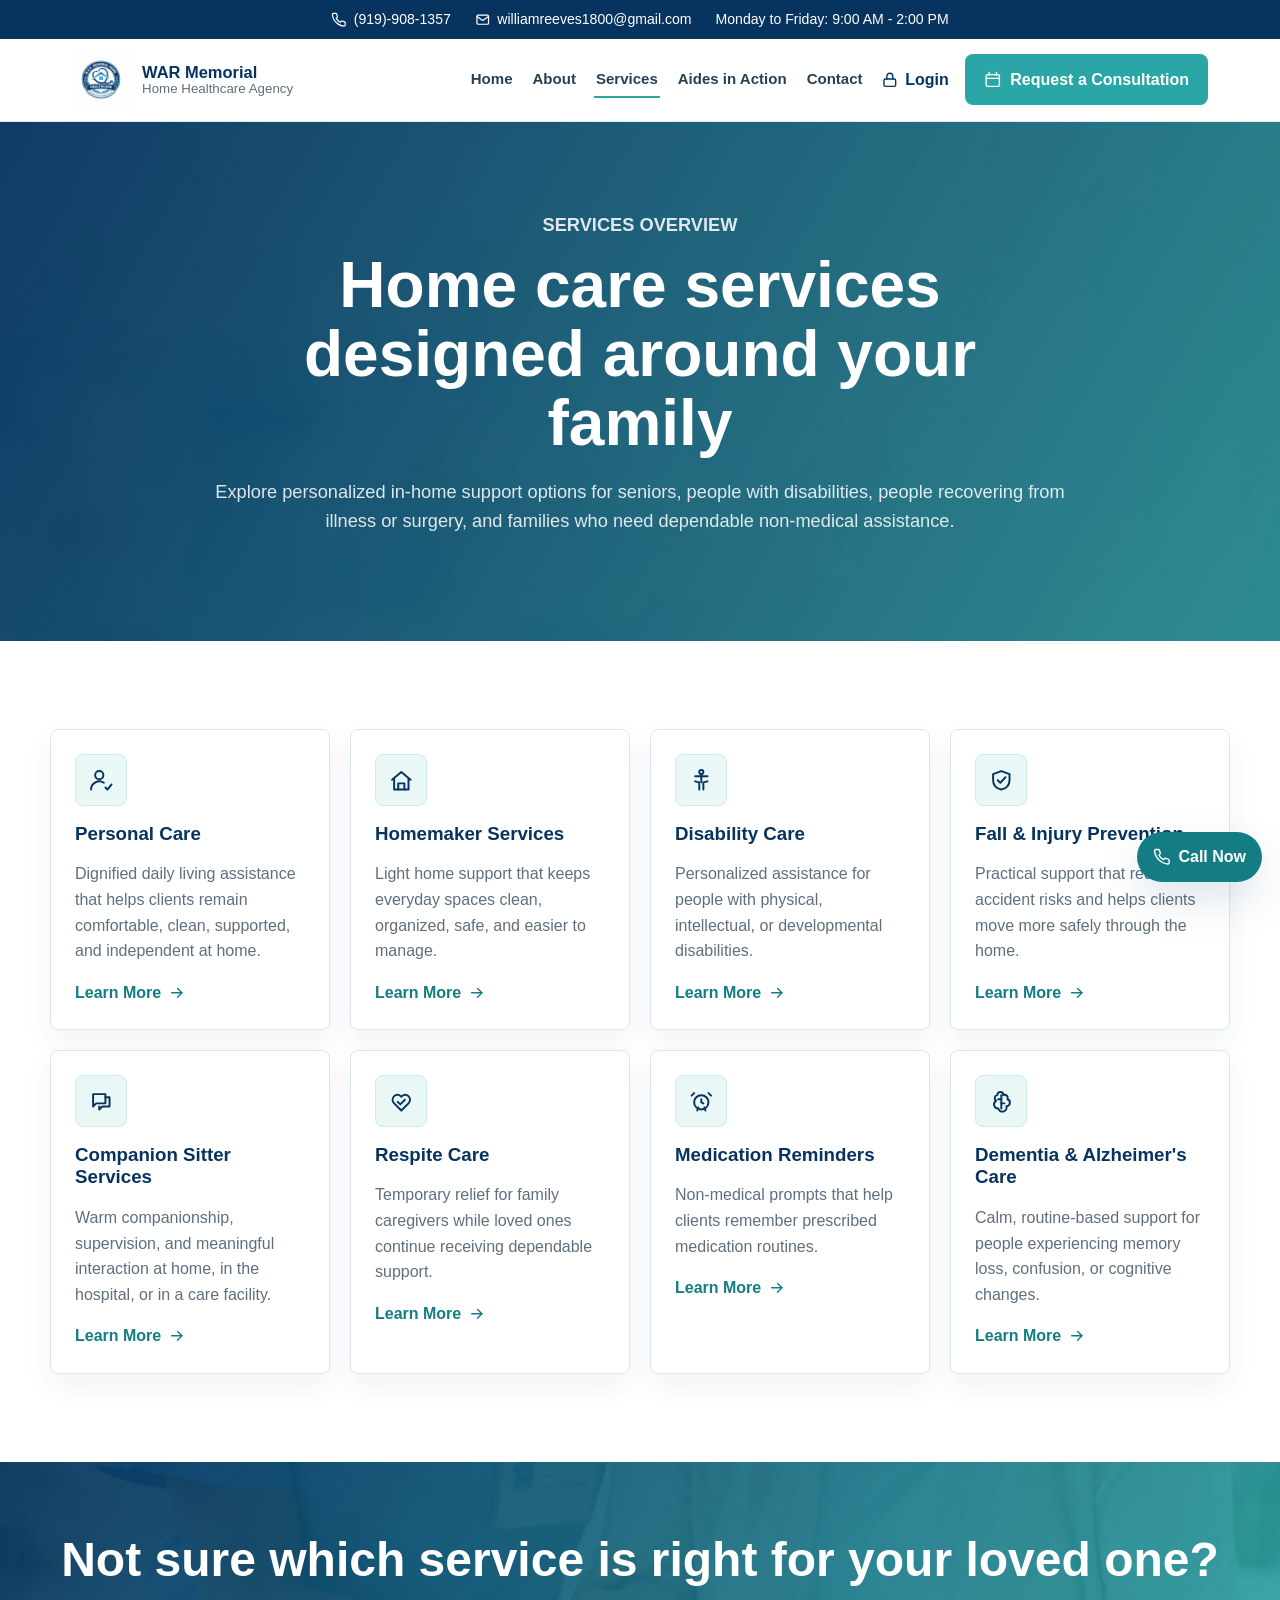
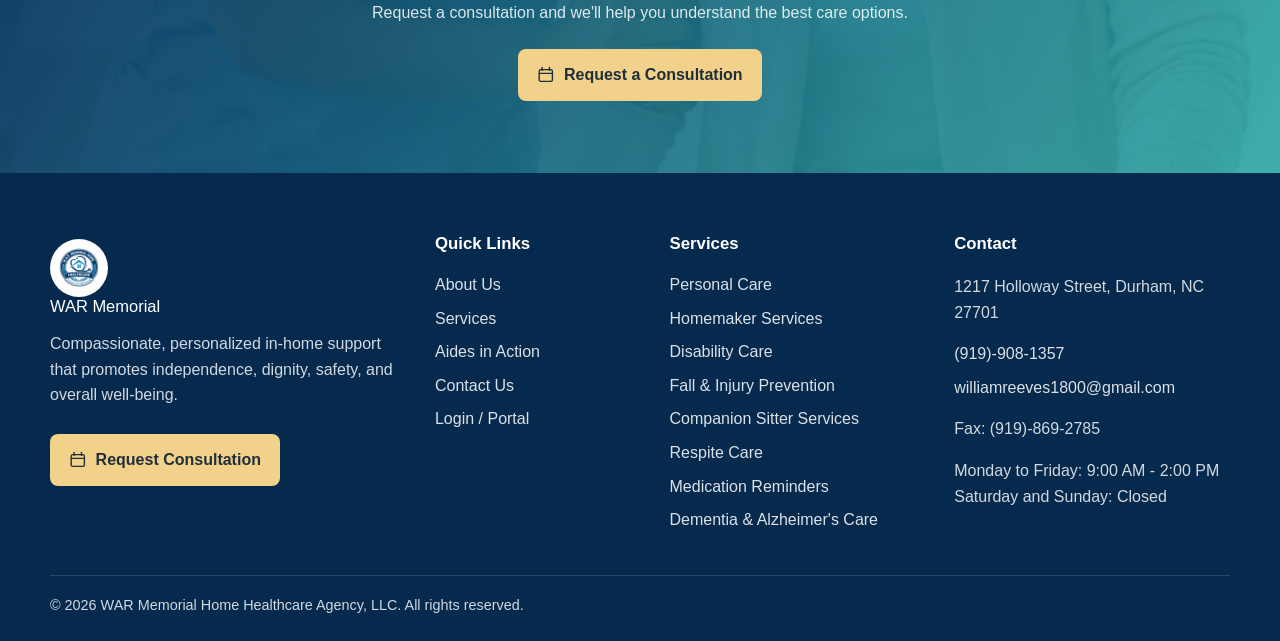
<file: services.html>
<!doctype html>
<html lang="en">
<head>
  <meta charset="utf-8">
  <meta name="viewport" content="width=device-width, initial-scale=1">
  <title>Home Care Services in Durham, NC | WAR Memorial</title>
  <meta name="description" content="Explore personal care, homemaker services, disability care, fall prevention, companion sitter services, respite care, medication reminders, and dementia care at home.">
  <meta name="theme-color" content="#07345f">
  <meta property="og:title" content="Home Care Services in Durham, NC | WAR Memorial">
  <meta property="og:description" content="Explore personal care, homemaker services, disability care, fall prevention, companion sitter services, respite care, medication reminders, and dementia care at home.">
  <meta property="og:type" content="website">
  <meta property="og:image" content="assets/logo.jpg">
  <link rel="preload" href="assets/logo.jpg" as="image">
  <link rel="stylesheet" href="styles.css">
</head>
<body data-page="services">

    <a class="skip-link" href="#main">Skip to content</a>
    <header class="site-header">
      <div class="top-strip">
        <a href="tel:+19199081357"><svg class="icon" viewBox="0 0 24 24" aria-hidden="true" fill="none" stroke="currentColor" stroke-width="1.9" stroke-linecap="round" stroke-linejoin="round"><path d="M22 16.9v3a2 2 0 0 1-2.2 2 19.8 19.8 0 0 1-8.6-3.1 19.4 19.4 0 0 1-6-6A19.8 19.8 0 0 1 2.1 4.2 2 2 0 0 1 4.1 2h3a2 2 0 0 1 2 1.7c.1 1 .4 1.9.7 2.8a2 2 0 0 1-.5 2.1L8.1 9.9a16 16 0 0 0 6 6l1.3-1.2a2 2 0 0 1 2.1-.5c.9.3 1.8.6 2.8.7a2 2 0 0 1 1.7 2z"/></svg> (919)-908-1357</a>
        <a href="mailto:williamreeves1800@gmail.com"><svg class="icon" viewBox="0 0 24 24" aria-hidden="true" fill="none" stroke="currentColor" stroke-width="1.9" stroke-linecap="round" stroke-linejoin="round"><rect x="3" y="5" width="18" height="14" rx="2"/><path d="m3 7 9 6 9-6"/></svg> williamreeves1800@gmail.com</a>
        <span>Monday to Friday: 9:00 AM - 2:00 PM</span>
      </div>
      <nav class="navbar" aria-label="Primary navigation">
        <a class="brand" href="index.html" aria-label="WAR Memorial Home Healthcare Agency home">
          <img src="assets/logo.jpg" alt="WAR Memorial Home Healthcare Agency logo">
          <span><strong>WAR Memorial</strong><small>Home Healthcare Agency</small></span>
        </a>
        <button class="menu-toggle" type="button" aria-label="Open menu" aria-expanded="false"><svg class="icon" viewBox="0 0 24 24" aria-hidden="true" fill="none" stroke="currentColor" stroke-width="1.9" stroke-linecap="round" stroke-linejoin="round"><path d="M4 7h16"/><path d="M4 12h16"/><path d="M4 17h16"/></svg></button>
        <div class="nav-menu">
          <a class="nav-link" href="index.html">Home</a><a class="nav-link" href="about.html">About</a><a class="nav-link active" href="services.html">Services</a><a class="nav-link" href="gallery.html">Aides in Action</a><a class="nav-link" href="contact.html">Contact</a>
          <a class="login-link" href="login.html"><svg class="icon" viewBox="0 0 24 24" aria-hidden="true" fill="none" stroke="currentColor" stroke-width="1.9" stroke-linecap="round" stroke-linejoin="round"><rect x="4" y="11" width="16" height="10" rx="2"/><path d="M8 11V7a4 4 0 0 1 8 0v4"/></svg> Login</a>
          <a class="btn btn-primary nav-cta" href="consultation.html"><svg class="icon" viewBox="0 0 24 24" aria-hidden="true" fill="none" stroke="currentColor" stroke-width="1.9" stroke-linecap="round" stroke-linejoin="round"><path d="M7 2v4"/><path d="M17 2v4"/><rect x="3" y="5" width="18" height="16" rx="2"/><path d="M3 10h18"/></svg> Request a Consultation</a>
        </div>
      </nav>
    </header>
<main id="main">
<section class="page-hero">
    <div class="section-inner narrow reveal">
      <p class="eyebrow">Services overview</p>
      <h1>Home care services designed around your family</h1>
      <p>Explore personalized in-home support options for seniors, people with disabilities, people recovering from illness or surgery, and families who need dependable non-medical assistance.</p>
    </div>
  </section>
  <section class="section"><div class="section-inner"><div class="service-grid">
    <article class="service-card reveal">
      <div class="service-icon"><svg class="icon" viewBox="0 0 24 24" aria-hidden="true" fill="none" stroke="currentColor" stroke-width="1.9" stroke-linecap="round" stroke-linejoin="round"><circle cx="10" cy="7" r="4"/><path d="M2 21a8 8 0 0 1 12.5-6.6"/><path d="m16 19 2 2 4-5"/></svg></div>
      <h3>Personal Care</h3>
      <p>Dignified daily living assistance that helps clients remain comfortable, clean, supported, and independent at home.</p>
      <a class="text-link" href="personal-care.html">Learn More <svg class="icon" viewBox="0 0 24 24" aria-hidden="true" fill="none" stroke="currentColor" stroke-width="1.9" stroke-linecap="round" stroke-linejoin="round"><path d="M5 12h14"/><path d="m13 6 6 6-6 6"/></svg></a>
    </article>
    <article class="service-card reveal">
      <div class="service-icon"><svg class="icon" viewBox="0 0 24 24" aria-hidden="true" fill="none" stroke="currentColor" stroke-width="1.9" stroke-linecap="round" stroke-linejoin="round"><path d="M3 11.5 12 4l9 7.5"/><path d="M5 10.5V21h14V10.5"/><path d="M9 21v-6h6v6"/></svg></div>
      <h3>Homemaker Services</h3>
      <p>Light home support that keeps everyday spaces clean, organized, safe, and easier to manage.</p>
      <a class="text-link" href="homemaker-services.html">Learn More <svg class="icon" viewBox="0 0 24 24" aria-hidden="true" fill="none" stroke="currentColor" stroke-width="1.9" stroke-linecap="round" stroke-linejoin="round"><path d="M5 12h14"/><path d="m13 6 6 6-6 6"/></svg></a>
    </article>
    <article class="service-card reveal">
      <div class="service-icon"><svg class="icon" viewBox="0 0 24 24" aria-hidden="true" fill="none" stroke="currentColor" stroke-width="1.9" stroke-linecap="round" stroke-linejoin="round"><circle cx="12" cy="4" r="2"/><path d="M10 21v-7l-4-1"/><path d="M14 21v-7l4-1"/><path d="M6 8h12"/><path d="M12 6v8"/></svg></div>
      <h3>Disability Care</h3>
      <p>Personalized assistance for people with physical, intellectual, or developmental disabilities.</p>
      <a class="text-link" href="disability-care.html">Learn More <svg class="icon" viewBox="0 0 24 24" aria-hidden="true" fill="none" stroke="currentColor" stroke-width="1.9" stroke-linecap="round" stroke-linejoin="round"><path d="M5 12h14"/><path d="m13 6 6 6-6 6"/></svg></a>
    </article>
    <article class="service-card reveal">
      <div class="service-icon"><svg class="icon" viewBox="0 0 24 24" aria-hidden="true" fill="none" stroke="currentColor" stroke-width="1.9" stroke-linecap="round" stroke-linejoin="round"><path d="M12 3 20 6v6c0 5-3.5 8-8 9-4.5-1-8-4-8-9V6l8-3z"/><path d="m8.5 12 2.5 2.5L16 9"/></svg></div>
      <h3>Fall & Injury Prevention</h3>
      <p>Practical support that reduces accident risks and helps clients move more safely through the home.</p>
      <a class="text-link" href="fall-injury-prevention.html">Learn More <svg class="icon" viewBox="0 0 24 24" aria-hidden="true" fill="none" stroke="currentColor" stroke-width="1.9" stroke-linecap="round" stroke-linejoin="round"><path d="M5 12h14"/><path d="m13 6 6 6-6 6"/></svg></a>
    </article>
    <article class="service-card reveal">
      <div class="service-icon"><svg class="icon" viewBox="0 0 24 24" aria-hidden="true" fill="none" stroke="currentColor" stroke-width="1.9" stroke-linecap="round" stroke-linejoin="round"><path d="M4 5h12v9H7l-3 3V5z"/><path d="M16 8h4v9h-7l-3 3v-3"/></svg></div>
      <h3>Companion Sitter Services</h3>
      <p>Warm companionship, supervision, and meaningful interaction at home, in the hospital, or in a care facility.</p>
      <a class="text-link" href="companion-sitter-services.html">Learn More <svg class="icon" viewBox="0 0 24 24" aria-hidden="true" fill="none" stroke="currentColor" stroke-width="1.9" stroke-linecap="round" stroke-linejoin="round"><path d="M5 12h14"/><path d="m13 6 6 6-6 6"/></svg></a>
    </article>
    <article class="service-card reveal">
      <div class="service-icon"><svg class="icon" viewBox="0 0 24 24" aria-hidden="true" fill="none" stroke="currentColor" stroke-width="1.9" stroke-linecap="round" stroke-linejoin="round"><path d="M19 14c2-2 2-5 0-7a4.5 4.5 0 0 0-6.4 0L12 7.6l-.6-.6A4.5 4.5 0 0 0 5 7c-2 2-2 5 0 7l7 7 7-7z"/><path d="M8.5 12.5 11 15l4.5-4.5"/></svg></div>
      <h3>Respite Care</h3>
      <p>Temporary relief for family caregivers while loved ones continue receiving dependable support.</p>
      <a class="text-link" href="respite-care.html">Learn More <svg class="icon" viewBox="0 0 24 24" aria-hidden="true" fill="none" stroke="currentColor" stroke-width="1.9" stroke-linecap="round" stroke-linejoin="round"><path d="M5 12h14"/><path d="m13 6 6 6-6 6"/></svg></a>
    </article>
    <article class="service-card reveal">
      <div class="service-icon"><svg class="icon" viewBox="0 0 24 24" aria-hidden="true" fill="none" stroke="currentColor" stroke-width="1.9" stroke-linecap="round" stroke-linejoin="round"><circle cx="12" cy="13" r="7"/><path d="M12 10v3l2 1"/><path d="M5 4 2.5 6.5"/><path d="M19 4l2.5 2.5"/><path d="m9 18-1 3"/><path d="m15 18 1 3"/></svg></div>
      <h3>Medication Reminders</h3>
      <p>Non-medical prompts that help clients remember prescribed medication routines.</p>
      <a class="text-link" href="medication-reminders.html">Learn More <svg class="icon" viewBox="0 0 24 24" aria-hidden="true" fill="none" stroke="currentColor" stroke-width="1.9" stroke-linecap="round" stroke-linejoin="round"><path d="M5 12h14"/><path d="m13 6 6 6-6 6"/></svg></a>
    </article>
    <article class="service-card reveal">
      <div class="service-icon"><svg class="icon" viewBox="0 0 24 24" aria-hidden="true" fill="none" stroke="currentColor" stroke-width="1.9" stroke-linecap="round" stroke-linejoin="round"><path d="M8 6a3 3 0 0 1 6 0 3 3 0 0 1 4 4 3.5 3.5 0 0 1-1 6.8A4 4 0 0 1 9 19a4 4 0 0 1-2-7.5A3 3 0 0 1 8 6z"/><path d="M12 6v13"/><path d="M12 10H9"/><path d="M12 14h3"/></svg></div>
      <h3>Dementia & Alzheimer's Care</h3>
      <p>Calm, routine-based support for people experiencing memory loss, confusion, or cognitive changes.</p>
      <a class="text-link" href="dementia-alzheimers-care.html">Learn More <svg class="icon" viewBox="0 0 24 24" aria-hidden="true" fill="none" stroke="currentColor" stroke-width="1.9" stroke-linecap="round" stroke-linejoin="round"><path d="M5 12h14"/><path d="m13 6 6 6-6 6"/></svg></a>
    </article></div></div></section>
  <section class="cta-band reveal"><h2>Not sure which service is right for your loved one?</h2><p>Request a consultation and we'll help you understand the best care options.</p><a class="btn btn-gold" href="consultation.html"><svg class="icon" viewBox="0 0 24 24" aria-hidden="true" fill="none" stroke="currentColor" stroke-width="1.9" stroke-linecap="round" stroke-linejoin="round"><path d="M7 2v4"/><path d="M17 2v4"/><rect x="3" y="5" width="18" height="16" rx="2"/><path d="M3 10h18"/></svg> Request a Consultation</a></section>
</main>

    <footer class="footer">
      <div class="footer-grid">
        <div>
          <a class="footer-brand" href="index.html"><img src="assets/logo.jpg" alt=""><span>WAR Memorial</span></a>
          <p>Compassionate, personalized in-home support that promotes independence, dignity, safety, and overall well-being.</p>
          <a class="btn btn-gold" href="consultation.html"><svg class="icon" viewBox="0 0 24 24" aria-hidden="true" fill="none" stroke="currentColor" stroke-width="1.9" stroke-linecap="round" stroke-linejoin="round"><path d="M7 2v4"/><path d="M17 2v4"/><rect x="3" y="5" width="18" height="16" rx="2"/><path d="M3 10h18"/></svg> Request Consultation</a>
        </div>
        <div>
          <h2>Quick Links</h2>
          <a href="about.html">About Us</a>
          <a href="services.html">Services</a>
          <a href="gallery.html">Aides in Action</a>
          <a href="contact.html">Contact Us</a>
          <a href="login.html">Login / Portal</a>
        </div>
        <div>
          <h2>Services</h2>
          <a href="personal-care.html">Personal Care</a><a href="homemaker-services.html">Homemaker Services</a><a href="disability-care.html">Disability Care</a><a href="fall-injury-prevention.html">Fall & Injury Prevention</a><a href="companion-sitter-services.html">Companion Sitter Services</a><a href="respite-care.html">Respite Care</a><a href="medication-reminders.html">Medication Reminders</a><a href="dementia-alzheimers-care.html">Dementia & Alzheimer's Care</a>
        </div>
        <div>
          <h2>Contact</h2>
          <p>1217 Holloway Street, Durham, NC 27701</p>
          <a href="tel:+19199081357">(919)-908-1357</a>
          <a href="mailto:williamreeves1800@gmail.com">williamreeves1800@gmail.com</a>
          <p>Fax: (919)-869-2785</p>
          <p>Monday to Friday: 9:00 AM - 2:00 PM<br>Saturday and Sunday: Closed</p>
        </div>
      </div>
      <div class="footer-bottom">&copy; 2026 WAR Memorial Home Healthcare Agency, LLC. All rights reserved.</div>
    </footer>
<a class="call-float" href="tel:+19199081357" aria-label="Call WAR Memorial Home Healthcare Agency"><svg class="icon" viewBox="0 0 24 24" aria-hidden="true" fill="none" stroke="currentColor" stroke-width="1.9" stroke-linecap="round" stroke-linejoin="round"><path d="M22 16.9v3a2 2 0 0 1-2.2 2 19.8 19.8 0 0 1-8.6-3.1 19.4 19.4 0 0 1-6-6A19.8 19.8 0 0 1 2.1 4.2 2 2 0 0 1 4.1 2h3a2 2 0 0 1 2 1.7c.1 1 .4 1.9.7 2.8a2 2 0 0 1-.5 2.1L8.1 9.9a16 16 0 0 0 6 6l1.3-1.2a2 2 0 0 1 2.1-.5c.9.3 1.8.6 2.8.7a2 2 0 0 1 1.7 2z"/></svg><span>Call Now</span></a>
<script src="scripts.js"></script>
</body>
</html>
</file>
<file: styles.css>
:root {
  --navy: #07345f;
  --navy-2: #0b4d78;
  --teal: #2ba6a6;
  --teal-dark: #147d83;
  --gold: #c8973f;
  --gold-light: #f2d28b;
  --ink: #172536;
  --muted: #5f6f7d;
  --line: #dbe7ee;
  --soft: #f4f9fa;
  --white: #ffffff;
  --shadow: 0 18px 44px rgba(7, 52, 95, 0.13);
  --radius: 8px;
  --max: 1180px;
}

* {
  box-sizing: border-box;
}

html {
  scroll-behavior: smooth;
}

body {
  margin: 0;
  font-family: "Poppins", "Inter", "Plus Jakarta Sans", sans-serif;
  color: var(--ink);
  background: var(--white);
  line-height: 1.6;
}

img {
  display: block;
  max-width: 100%;
}

a {
  color: inherit;
  text-decoration: none;
}

button,
input,
select,
textarea {
  font: inherit;
}

.skip-link {
  position: fixed;
  left: 16px;
  top: -80px;
  z-index: 1000;
  background: var(--navy);
  color: var(--white);
  padding: 10px 14px;
  border-radius: var(--radius);
}

.skip-link:focus {
  top: 16px;
}

.icon {
  width: 1.1em;
  height: 1.1em;
  flex: 0 0 auto;
}

.site-header {
  position: sticky;
  top: 0;
  z-index: 100;
  background: rgba(255, 255, 255, 0.96);
  border-bottom: 1px solid rgba(219, 231, 238, 0.88);
  backdrop-filter: blur(16px);
}

.top-strip {
  display: flex;
  justify-content: center;
  gap: 24px;
  padding: 8px 18px;
  color: var(--white);
  background: var(--navy);
  font-size: 0.88rem;
}

.top-strip a,
.top-strip span {
  display: inline-flex;
  align-items: center;
  gap: 7px;
}

.navbar {
  display: flex;
  align-items: center;
  justify-content: space-between;
  max-width: var(--max);
  margin: 0 auto;
  min-height: 82px;
  padding: 0 22px;
}

.brand,
.footer-brand {
  display: inline-flex;
  align-items: center;
  gap: 12px;
  min-width: 220px;
}

.brand img {
  width: 58px;
  height: 58px;
  object-fit: contain;
}

.brand strong,
.footer-brand span {
  display: block;
  color: var(--navy);
  line-height: 1.1;
  font-size: 1.03rem;
}

.brand small {
  color: var(--muted);
  display: block;
  line-height: 1.15;
}

.nav-menu {
  display: flex;
  align-items: center;
  gap: 16px;
}

.nav-link {
  color: #274053;
  font-weight: 700;
  font-size: 0.94rem;
  padding: 9px 2px;
  position: relative;
  transition: color 180ms ease, transform 180ms ease;
}

.nav-link:hover {
  color: var(--teal-dark);
  transform: translateY(-2px);
}

.nav-link::after {
  content: "";
  position: absolute;
  left: 0;
  right: 0;
  bottom: 3px;
  height: 2px;
  background: var(--teal);
  transform: scaleX(0);
  transform-origin: left;
  transition: transform 180ms ease;
}

.nav-link:hover::after,
.nav-link.active::after {
  transform: scaleX(1);
}

.login-link {
  display: inline-flex;
  align-items: center;
  gap: 7px;
  font-weight: 800;
  color: var(--navy);
  transition: color 180ms ease, transform 180ms ease;
}

.login-link:hover {
  color: var(--teal-dark);
  transform: translateY(-2px);
}

.menu-toggle {
  position: relative;
  overflow: hidden;
  display: none;
  width: 44px;
  height: 44px;
  border: 1px solid var(--line);
  color: var(--navy);
  background: var(--white);
  border-radius: var(--radius);
  align-items: center;
  justify-content: center;
  isolation: isolate;
  transition: transform 180ms ease, background 180ms ease, color 180ms ease;
}

.menu-toggle:hover {
  color: var(--white);
  background: var(--teal-dark);
  transform: translateY(-2px);
}

.btn {
  position: relative;
  overflow: hidden;
  display: inline-flex;
  align-items: center;
  justify-content: center;
  gap: 9px;
  min-height: 44px;
  padding: 12px 18px;
  border-radius: var(--radius);
  border: 1px solid transparent;
  font-weight: 800;
  cursor: pointer;
  isolation: isolate;
  transition: transform 220ms ease, box-shadow 220ms ease, background 220ms ease, color 220ms ease, border-color 220ms ease;
}

.btn::before,
.filter-btn::before,
.menu-toggle::before,
.lightbox-close::before {
  content: "";
  position: absolute;
  inset: 0;
  z-index: -1;
  background: linear-gradient(120deg, transparent 0%, rgba(255, 255, 255, 0.4) 48%, transparent 100%);
  transform: translateX(-130%) skewX(-18deg);
  transition: transform 520ms ease;
}

.btn:hover {
  transform: translateY(-3px) scale(1.025);
  box-shadow: 0 18px 42px rgba(7, 52, 95, 0.22);
}

.btn:hover::before,
.filter-btn:hover::before,
.menu-toggle:hover::before,
.lightbox-close:hover::before {
  transform: translateX(130%) skewX(-18deg);
}

.btn:active,
.filter-btn:active,
.menu-toggle:active,
.lightbox-close:active {
  transform: translateY(0) scale(0.98);
}

.btn-primary {
  background: var(--teal);
  color: var(--white);
}

.btn-primary:hover {
  background: var(--teal-dark);
}

.btn-secondary {
  color: var(--navy);
  background: var(--white);
  border-color: var(--line);
}

.btn-light {
  color: var(--navy);
  background: var(--white);
}

.btn-outline-light {
  color: var(--white);
  border-color: rgba(255, 255, 255, 0.7);
  background: rgba(255, 255, 255, 0.09);
}

.btn-gold {
  color: #1f2f3b;
  background: var(--gold-light);
}

.hero {
  position: relative;
  min-height: calc(100vh - 118px);
  max-height: 820px;
  display: grid;
  align-items: center;
  overflow: hidden;
}

.hero-slides,
.hero-slide,
.hero-overlay {
  position: absolute;
  inset: 0;
}

.hero-slide {
  width: 100%;
  height: 100%;
  object-fit: cover;
  opacity: 0;
  transform: scale(1.04);
  transition: opacity 900ms ease, transform 6500ms ease;
}

.hero-slide.active {
  opacity: 1;
  transform: scale(1);
}

.hero-overlay {
  background:
    linear-gradient(90deg, rgba(7, 52, 95, 0.94), rgba(7, 52, 95, 0.68) 44%, rgba(7, 52, 95, 0.12)),
    linear-gradient(0deg, rgba(7, 52, 95, 0.46), rgba(7, 52, 95, 0));
}

.hero-content {
  position: relative;
  width: min(100%, var(--max));
  margin: 0 auto;
  padding: 56px 22px 42px;
  color: var(--white);
}

.eyebrow {
  margin: 0 0 12px;
  color: var(--gold);
  font-weight: 900;
  letter-spacing: 0;
  text-transform: uppercase;
  font-size: 0.8rem;
}

.hero h1 {
  max-width: 800px;
  margin: 0;
  font-size: clamp(2.25rem, 4.45vw, 3.95rem);
  line-height: 1.04;
  letter-spacing: 0;
}

.hero-copy {
  max-width: 720px;
  font-size: clamp(1rem, 2vw, 1.25rem);
  margin: 16px 0 0;
  color: rgba(255, 255, 255, 0.9);
}

.hero-actions,
.button-row {
  display: flex;
  gap: 13px;
  flex-wrap: wrap;
  margin-top: 20px;
}

.hero-trust {
  display: grid;
  grid-template-columns: repeat(3, minmax(0, 1fr));
  max-width: 760px;
  gap: 1px;
  margin-top: 22px;
  border-radius: var(--radius);
  overflow: hidden;
  border: 1px solid rgba(255, 255, 255, 0.2);
}

.hero-trust div {
  padding: 18px;
  background: rgba(255, 255, 255, 0.12);
  backdrop-filter: blur(10px);
}

.hero-trust strong {
  display: block;
  font-size: 1.75rem;
  line-height: 1.1;
}

.hero-trust span {
  display: block;
  color: rgba(255, 255, 255, 0.82);
  font-size: 0.9rem;
}

.section,
.page-hero {
  padding: 88px 22px;
}

.section-inner {
  max-width: var(--max);
  margin: 0 auto;
}

.narrow {
  max-width: 850px;
  text-align: center;
}

.page-hero {
  color: var(--white);
  background:
    linear-gradient(120deg, rgba(7, 52, 95, 0.96), rgba(20, 125, 131, 0.88)),
    url("assets/care-home.png") center/cover;
}

.page-hero h1,
.section-heading h2,
.split h2,
.cta-band h2 {
  margin: 0;
  color: inherit;
  line-height: 1.08;
  letter-spacing: 0;
}

.page-hero h1 {
  font-size: clamp(2.15rem, 5vw, 4.2rem);
}

.page-hero p {
  font-size: 1.14rem;
  color: rgba(255, 255, 255, 0.86);
}

.section-heading {
  max-width: 740px;
  margin: 0 auto 38px;
  text-align: center;
}

.section-heading h2,
.split h2,
.cta-band h2 {
  font-size: clamp(1.85rem, 4vw, 3rem);
  color: var(--navy);
}

.section-heading p,
.split p,
.value-card p,
.service-card p,
.portal-card p {
  color: var(--muted);
}

.soft {
  background: var(--soft);
}

.split-grid {
  display: grid;
  grid-template-columns: minmax(0, 1fr) minmax(320px, 0.88fr);
  gap: 44px;
  align-items: center;
}

.split-grid.reverse {
  grid-template-columns: minmax(320px, 0.9fr) minmax(0, 1fr);
}

.rounded-image,
.legacy-card,
.check-card,
.contact-panel,
.care-form,
.portal-card,
.value-card,
.service-card,
.step-card,
.map-placeholder,
.timeline {
  border-radius: var(--radius);
}

.rounded-image {
  width: 100%;
  max-height: 620px;
  object-fit: cover;
  box-shadow: var(--shadow);
}

.legacy-card {
  overflow: hidden;
  background: var(--white);
  box-shadow: var(--shadow);
}

.legacy-card img {
  width: 100%;
  height: 520px;
  object-fit: cover;
}

.legacy-card div {
  padding: 22px;
  border-top: 5px solid var(--gold);
}

.legacy-card strong,
.legacy-card span {
  display: block;
}

.legacy-card strong {
  color: var(--navy);
  font-size: 1.2rem;
}

.legacy-card span {
  color: var(--muted);
}

.service-grid,
.feature-grid,
.step-grid,
.quote-grid,
.value-grid,
.portal-grid,
.gallery-grid {
  display: grid;
  gap: 20px;
}

.service-grid {
  grid-template-columns: repeat(4, minmax(0, 1fr));
}

.service-card,
.step-card,
.value-card,
.portal-card {
  background: var(--white);
  border: 1px solid var(--line);
  padding: 24px;
  box-shadow: 0 12px 28px rgba(7, 52, 95, 0.06);
  transition: transform 240ms ease, box-shadow 240ms ease, border-color 240ms ease, background 240ms ease;
}

.service-card:hover,
.step-card:hover,
.value-card:hover,
.portal-card:hover,
.gallery-item:hover {
  transform: translateY(-8px) scale(1.015);
  box-shadow: var(--shadow);
  border-color: rgba(43, 166, 166, 0.35);
}

.service-icon,
.large-icon {
  display: inline-flex;
  align-items: center;
  justify-content: center;
  color: var(--navy);
  background: #e9f7f6;
  border: 1px solid #cdeceb;
  border-radius: var(--radius);
}

.service-icon {
  width: 52px;
  height: 52px;
  font-size: 1.4rem;
}

.large-icon {
  width: 72px;
  height: 72px;
  font-size: 1.9rem;
  margin-bottom: 20px;
}

.service-card h3,
.step-card h3,
.check-card h3,
.portal-card h2,
.care-form h2,
.contact-panel h2 {
  margin: 17px 0 8px;
  color: var(--navy);
  line-height: 1.2;
}

.text-link {
  display: inline-flex;
  align-items: center;
  gap: 7px;
  color: var(--teal-dark);
  font-weight: 900;
  transition: color 180ms ease, transform 180ms ease;
}

.text-link .icon {
  transition: transform 180ms ease;
}

.text-link:hover {
  color: var(--navy);
  transform: translateY(-2px);
}

.text-link:hover .icon {
  transform: translateX(4px);
}

.feature-grid {
  grid-template-columns: repeat(3, minmax(0, 1fr));
}

.feature {
  display: flex;
  align-items: center;
  gap: 12px;
  padding: 16px;
  border: 1px solid var(--line);
  background: var(--white);
  border-radius: var(--radius);
  color: var(--navy);
  font-weight: 800;
  transition: transform 220ms ease, box-shadow 220ms ease, border-color 220ms ease, background 220ms ease;
}

.feature:hover {
  transform: translateY(-6px) scale(1.01);
  border-color: rgba(43, 166, 166, 0.35);
  box-shadow: 0 14px 30px rgba(7, 52, 95, 0.12);
  background: #fbfefe;
}

.feature .icon {
  color: var(--teal-dark);
}

.step-grid,
.value-grid,
.portal-grid {
  grid-template-columns: repeat(3, minmax(0, 1fr));
}

.step-card span {
  display: inline-block;
  color: var(--gold);
  font-weight: 900;
  font-size: 1.35rem;
}

.testimonials {
  background: var(--navy);
  color: var(--white);
}

.testimonials .section-heading h2 {
  color: var(--white);
}

.quote-grid {
  grid-template-columns: repeat(2, minmax(0, 1fr));
}

blockquote {
  margin: 0;
  padding: 28px;
  border-left: 5px solid var(--gold);
  background: rgba(255, 255, 255, 0.09);
  border-radius: var(--radius);
  font-size: 1.08rem;
}

.stars {
  margin-bottom: 12px;
  color: var(--gold-light);
  font-size: 1.1rem;
  letter-spacing: 0;
}

blockquote cite {
  display: block;
  margin-top: 14px;
  color: var(--gold-light);
  font-style: normal;
  font-weight: 800;
}

.cta-band {
  margin: 0;
  padding: 72px 22px;
  text-align: center;
  color: var(--white);
  background:
    linear-gradient(120deg, rgba(7, 52, 95, 0.95), rgba(43, 166, 166, 0.9)),
    url("assets/caregiver-support.png") center/cover;
}

.cta-band h2 {
  color: var(--white);
}

.cta-band p {
  max-width: 680px;
  margin: 14px auto 24px;
  color: rgba(255, 255, 255, 0.85);
}

.timeline {
  display: grid;
  grid-template-columns: repeat(3, minmax(0, 1fr));
  gap: 1px;
  overflow: hidden;
  border: 1px solid var(--line);
  background: var(--line);
}

.timeline div {
  background: var(--white);
  padding: 26px;
}

.timeline span {
  color: var(--gold);
  font-weight: 900;
}

.check-card,
.contact-panel,
.care-form {
  padding: 28px;
  background: var(--white);
  border: 1px solid var(--line);
  box-shadow: var(--shadow);
}

.check-card ul {
  display: grid;
  gap: 13px;
  margin: 18px 0 0;
  padding: 0;
  list-style: none;
}

.check-card li {
  display: flex;
  gap: 10px;
  align-items: flex-start;
  color: #30475a;
}

.check-card .icon {
  color: var(--teal-dark);
  margin-top: 4px;
}

.note {
  padding: 14px 16px;
  border-left: 4px solid var(--gold);
  background: #fff9ec;
  color: #534329;
}

.filters {
  display: flex;
  justify-content: center;
  gap: 10px;
  flex-wrap: wrap;
  margin-bottom: 30px;
}

.filter-btn {
  position: relative;
  overflow: hidden;
  min-height: 42px;
  padding: 9px 14px;
  border: 1px solid var(--line);
  border-radius: var(--radius);
  background: var(--white);
  color: var(--navy);
  font-weight: 800;
  cursor: pointer;
  isolation: isolate;
  transition: transform 180ms ease, box-shadow 180ms ease, background 180ms ease, color 180ms ease;
}

.filter-btn.active,
.filter-btn:hover {
  color: var(--white);
  background: var(--teal-dark);
}

.filter-btn:hover {
  transform: translateY(-3px) scale(1.03);
  box-shadow: 0 14px 28px rgba(7, 52, 95, 0.16);
}

.gallery-grid {
  grid-template-columns: repeat(3, minmax(0, 1fr));
}

.gallery-item {
  margin: 0;
  overflow: hidden;
  border: 1px solid var(--line);
  background: var(--white);
  border-radius: var(--radius);
  transition: transform 180ms ease, box-shadow 180ms ease;
}

.gallery-item button {
  width: 100%;
  padding: 0;
  border: 0;
  background: transparent;
  text-align: left;
  color: inherit;
  cursor: pointer;
  transition: transform 180ms ease;
}

.gallery-item button:active {
  transform: scale(0.99);
}

.gallery-item img {
  width: 100%;
  height: 260px;
  object-fit: cover;
  transition: transform 260ms ease;
}

.gallery-item:hover img {
  transform: scale(1.04);
}

.gallery-item figcaption {
  display: grid;
  gap: 4px;
  padding: 16px;
}

.gallery-item strong {
  color: var(--navy);
}

.gallery-item span {
  color: var(--muted);
  font-size: 0.94rem;
}

.lightbox {
  position: fixed;
  inset: 0;
  z-index: 200;
  display: none;
  align-items: center;
  justify-content: center;
  padding: 28px;
  background: rgba(7, 52, 95, 0.86);
}

.lightbox.open {
  display: flex;
}

.lightbox img {
  max-width: min(100%, 980px);
  max-height: 78vh;
  border-radius: var(--radius);
  box-shadow: var(--shadow);
}

.lightbox p {
  position: absolute;
  left: 50%;
  bottom: 24px;
  transform: translateX(-50%);
  margin: 0;
  color: var(--white);
  font-weight: 800;
}

.lightbox-close {
  position: absolute;
  overflow: hidden;
  right: 24px;
  top: 18px;
  width: 46px;
  height: 46px;
  border: 1px solid rgba(255, 255, 255, 0.4);
  border-radius: var(--radius);
  color: var(--white);
  background: rgba(255, 255, 255, 0.1);
  font-size: 2rem;
  cursor: pointer;
  isolation: isolate;
  transition: transform 180ms ease, background 180ms ease;
}

.lightbox-close:hover {
  transform: translateY(-2px) scale(1.04);
  background: rgba(255, 255, 255, 0.18);
}

.form-grid {
  display: grid;
  grid-template-columns: repeat(2, minmax(0, 1fr));
  gap: 16px;
}

label {
  display: grid;
  gap: 7px;
  color: var(--navy);
  font-weight: 800;
}

label.full {
  grid-column: 1 / -1;
}

input,
select,
textarea {
  width: 100%;
  border: 1px solid var(--line);
  border-radius: var(--radius);
  padding: 12px 13px;
  background: #fbfdfe;
  color: var(--ink);
}

input:focus,
select:focus,
textarea:focus {
  outline: 3px solid rgba(43, 166, 166, 0.24);
  border-color: var(--teal);
}

.care-form .btn {
  margin-top: 18px;
}

.form-message {
  min-height: 24px;
  color: var(--teal-dark);
  font-weight: 800;
}

.contact-panel {
  display: grid;
  gap: 12px;
}

.contact-panel a {
  display: inline-flex;
  align-items: center;
  gap: 9px;
  color: var(--navy);
  font-weight: 800;
}

.map-placeholder {
  display: grid;
  place-items: center;
  min-height: 260px;
  padding: 26px;
  text-align: center;
  background: linear-gradient(135deg, #e9f7f6, #f7fbff);
  border: 1px dashed #9dcfd0;
}

.map-placeholder .icon {
  width: 42px;
  height: 42px;
  color: var(--teal-dark);
}

.portal-card {
  text-align: center;
}

.portal-card > .icon {
  width: 48px;
  height: 48px;
  color: var(--teal-dark);
}

.login-help {
  display: flex;
  align-items: center;
  justify-content: center;
  gap: 18px;
  flex-wrap: wrap;
  margin-top: 28px;
  color: var(--muted);
}

.login-help a {
  color: var(--navy);
  font-weight: 900;
}

.footer {
  color: rgba(255, 255, 255, 0.82);
  background: #062a4d;
  padding: 58px 22px 24px;
}

.footer-grid {
  display: grid;
  grid-template-columns: 1.4fr 0.8fr 1fr 1.1fr;
  gap: 34px;
  max-width: var(--max);
  margin: 0 auto;
}

.footer h2 {
  margin: 0 0 14px;
  color: var(--white);
  font-size: 1.05rem;
}

.footer a {
  display: block;
  margin: 8px 0;
  color: rgba(255, 255, 255, 0.86);
}

.footer-brand {
  margin-bottom: 12px;
}

.footer-brand img {
  width: 58px;
  height: 58px;
  border-radius: 50%;
  background: var(--white);
}

.footer-brand span {
  color: var(--white);
}

.footer .btn {
  display: inline-flex;
  margin-top: 10px;
  color: #1f2f3b;
}

.footer-bottom {
  max-width: var(--max);
  margin: 34px auto 0;
  padding-top: 18px;
  border-top: 1px solid rgba(255, 255, 255, 0.14);
  font-size: 0.9rem;
}

.call-float {
  position: fixed;
  right: 18px;
  bottom: 18px;
  z-index: 90;
  display: inline-flex;
  align-items: center;
  gap: 8px;
  min-height: 48px;
  padding: 12px 16px;
  color: var(--white);
  background: var(--teal-dark);
  border-radius: 999px;
  box-shadow: var(--shadow);
  font-weight: 900;
}

.reveal {
  opacity: 0;
  transform: translateY(42px) scale(0.985);
  transition:
    opacity 760ms cubic-bezier(0.2, 0.7, 0.2, 1),
    transform 760ms cubic-bezier(0.2, 0.7, 0.2, 1),
    box-shadow 240ms ease,
    border-color 240ms ease,
    background 240ms ease,
    color 180ms ease;
  transition-delay: var(--reveal-delay, 0ms);
  will-change: opacity, transform;
}

.reveal.visible {
  opacity: 1;
  filter: blur(0);
  transform: translateY(0);
}
.reveal.visible.service-card:hover,
.reveal.visible.step-card:hover,
.reveal.visible.value-card:hover,
.reveal.visible.portal-card:hover,
.reveal.visible.gallery-item:hover {
  transform: translateY(-8px) scale(1.015);
}

.reveal.visible.feature:hover {
  transform: translateY(-6px) scale(1.01);
}

.reveal.visible .service-icon,
.reveal.visible .large-icon {
  animation: icon-pop 620ms ease both;
  animation-delay: calc(var(--reveal-delay, 0ms) + 220ms);
}

.reveal.visible.step-card span,
.reveal.visible .stars {
  animation: soft-pulse 900ms ease both;
  animation-delay: calc(var(--reveal-delay, 0ms) + 180ms);
}

/* Hero Section Animation */
.hero-content .reveal {
  animation: fade-in-down 800ms cubic-bezier(0.34, 1.56, 0.64, 1) both;
}

/* Service Cards Animation */
.service-grid .reveal {
  animation: bounce-in-up 700ms cubic-bezier(0.34, 1.56, 0.64, 1) both;
}

/* Feature Items Animation */
.feature-grid .reveal:nth-child(odd) {
  animation: slide-in-left 700ms cubic-bezier(0.34, 1.56, 0.64, 1) both;
}

.feature-grid .reveal:nth-child(even) {
  animation: slide-in-right 700ms cubic-bezier(0.34, 1.56, 0.64, 1) both;
}

/* Step Cards Animation */
.step-grid .reveal {
  animation: scale-fade-in 600ms cubic-bezier(0.34, 1.56, 0.64, 1) both;
}

/* Testimonials Animation */
.quote-grid .reveal:nth-child(odd) {
  animation: slide-in-left 700ms cubic-bezier(0.34, 1.56, 0.64, 1) both;
}

.quote-grid .reveal:nth-child(even) {
  animation: slide-in-right 700ms cubic-bezier(0.34, 1.56, 0.64, 1) both;
}

/* CTA Band Animation */
.cta-band.reveal {
  animation: scale-fade-in 800ms cubic-bezier(0.34, 1.56, 0.64, 1) both;
}

/* Legacy Card Animation */
.legacy-card.reveal {
  animation: rotate-in 700ms cubic-bezier(0.34, 1.56, 0.64, 1) both;
}

/* Rounded Image Animation */
.rounded-image.reveal {
  animation: slide-in-right 700ms cubic-bezier(0.34, 1.56, 0.64, 1) both;
}

@keyframes icon-pop {
  0% {
    transform: scale(0.75) rotate(-8deg);
    opacity: 0;
  }
  70% {
    transform: scale(1.08) rotate(2deg);
    opacity: 1;
  }
  100% {
    transform: scale(1) rotate(0);
    opacity: 1;
  }
}

@keyframes soft-pulse {
  0% {
    transform: scale(0.88);
    opacity: 0.45;
  }
  55% {
    transform: scale(1.08);
    opacity: 1;
  }
  100% {
    transform: scale(1);
    opacity: 1;
  }
}

@keyframes bounce-in-up {
  0% {
    transform: translateY(60px) scale(0.9);
    opacity: 0;
  }
  50% {
    transform: translateY(-8px) scale(1.05);
  }
  100% {
    transform: translateY(0) scale(1);
    opacity: 1;
  }
}

@keyframes slide-in-left {
  0% {
    transform: translateX(-80px);
    opacity: 0;
  }
  100% {
    transform: translateX(0);
    opacity: 1;
  }
}

@keyframes slide-in-right {
  0% {
    transform: translateX(80px);
    opacity: 0;
  }
  100% {
    transform: translateX(0);
    opacity: 1;
  }
}

@keyframes scale-fade-in {
  0% {
    transform: scale(0.8);
    opacity: 0;
  }
  100% {
    transform: scale(1);
    opacity: 1;
  }
}

@keyframes rotate-in {
  0% {
    transform: rotate(-15deg) scale(0.8);
    opacity: 0;
  }
  100% {
    transform: rotate(0) scale(1);
    opacity: 1;
  }
}

@keyframes fade-in-down {
  0% {
    transform: translateY(-30px);
    opacity: 0;
  }
  100% {
    transform: translateY(0);
    opacity: 1;
  }
}

@media (prefers-reduced-motion: reduce) {
  *,
  *::before,
  *::after {
    scroll-behavior: auto !important;
    transition-duration: 0.01ms !important;
    animation-duration: 0.01ms !important;
    animation-iteration-count: 1 !important;
  }
}

@media (max-width: 1100px) {
  .nav-menu {
    gap: 12px;
  }

  .nav-cta {
    display: none;
  }

  .service-grid {
    grid-template-columns: repeat(2, minmax(0, 1fr));
  }
}

@media (max-width: 860px) {
  .top-strip {
    display: none;
  }

  .navbar {
    min-height: 72px;
  }

  .brand {
    min-width: 0;
  }

  .brand img {
    width: 50px;
    height: 50px;
  }

  .brand small {
    display: none;
  }

  .menu-toggle {
    display: inline-flex;
  }

  .nav-menu {
    position: absolute;
    left: 14px;
    right: 14px;
    top: 78px;
    display: none;
    flex-direction: column;
    align-items: stretch;
    gap: 0;
    padding: 14px;
    border: 1px solid var(--line);
    border-radius: var(--radius);
    background: var(--white);
    box-shadow: var(--shadow);
  }

  .nav-menu.open {
    display: flex;
  }

  .nav-link,
  .login-link {
    padding: 12px 10px;
  }

  .nav-cta {
    display: inline-flex;
    margin-top: 8px;
  }

  .hero {
    min-height: 720px;
  }

  .hero-overlay {
    background: linear-gradient(0deg, rgba(7, 52, 95, 0.96), rgba(7, 52, 95, 0.58));
  }

  .hero-content {
    padding-top: 70px;
  }

  .hero-trust,
  .split-grid,
  .split-grid.reverse,
  .feature-grid,
  .step-grid,
  .quote-grid,
  .value-grid,
  .portal-grid,
  .gallery-grid,
  .timeline,
  .footer-grid {
    grid-template-columns: 1fr;
  }

  .legacy-card img {
    height: 420px;
  }

  .section,
  .page-hero {
    padding: 64px 18px;
  }

  .footer-grid {
    gap: 24px;
  }
}

@media (max-width: 560px) {
  .hero-actions,
  .button-row {
    flex-direction: column;
  }

  .hero-actions .btn,
  .button-row .btn,
  .care-form .btn,
  .cta-band .btn {
    width: 100%;
  }

  .service-grid,
  .form-grid {
    grid-template-columns: 1fr;
  }

  .hero {
    min-height: 760px;
  }

  .hero h1 {
    font-size: clamp(2.2rem, 12vw, 3.3rem);
  }

  .gallery-item img {
    height: 220px;
  }

  .call-float span {
    display: none;
  }
}
</file>
